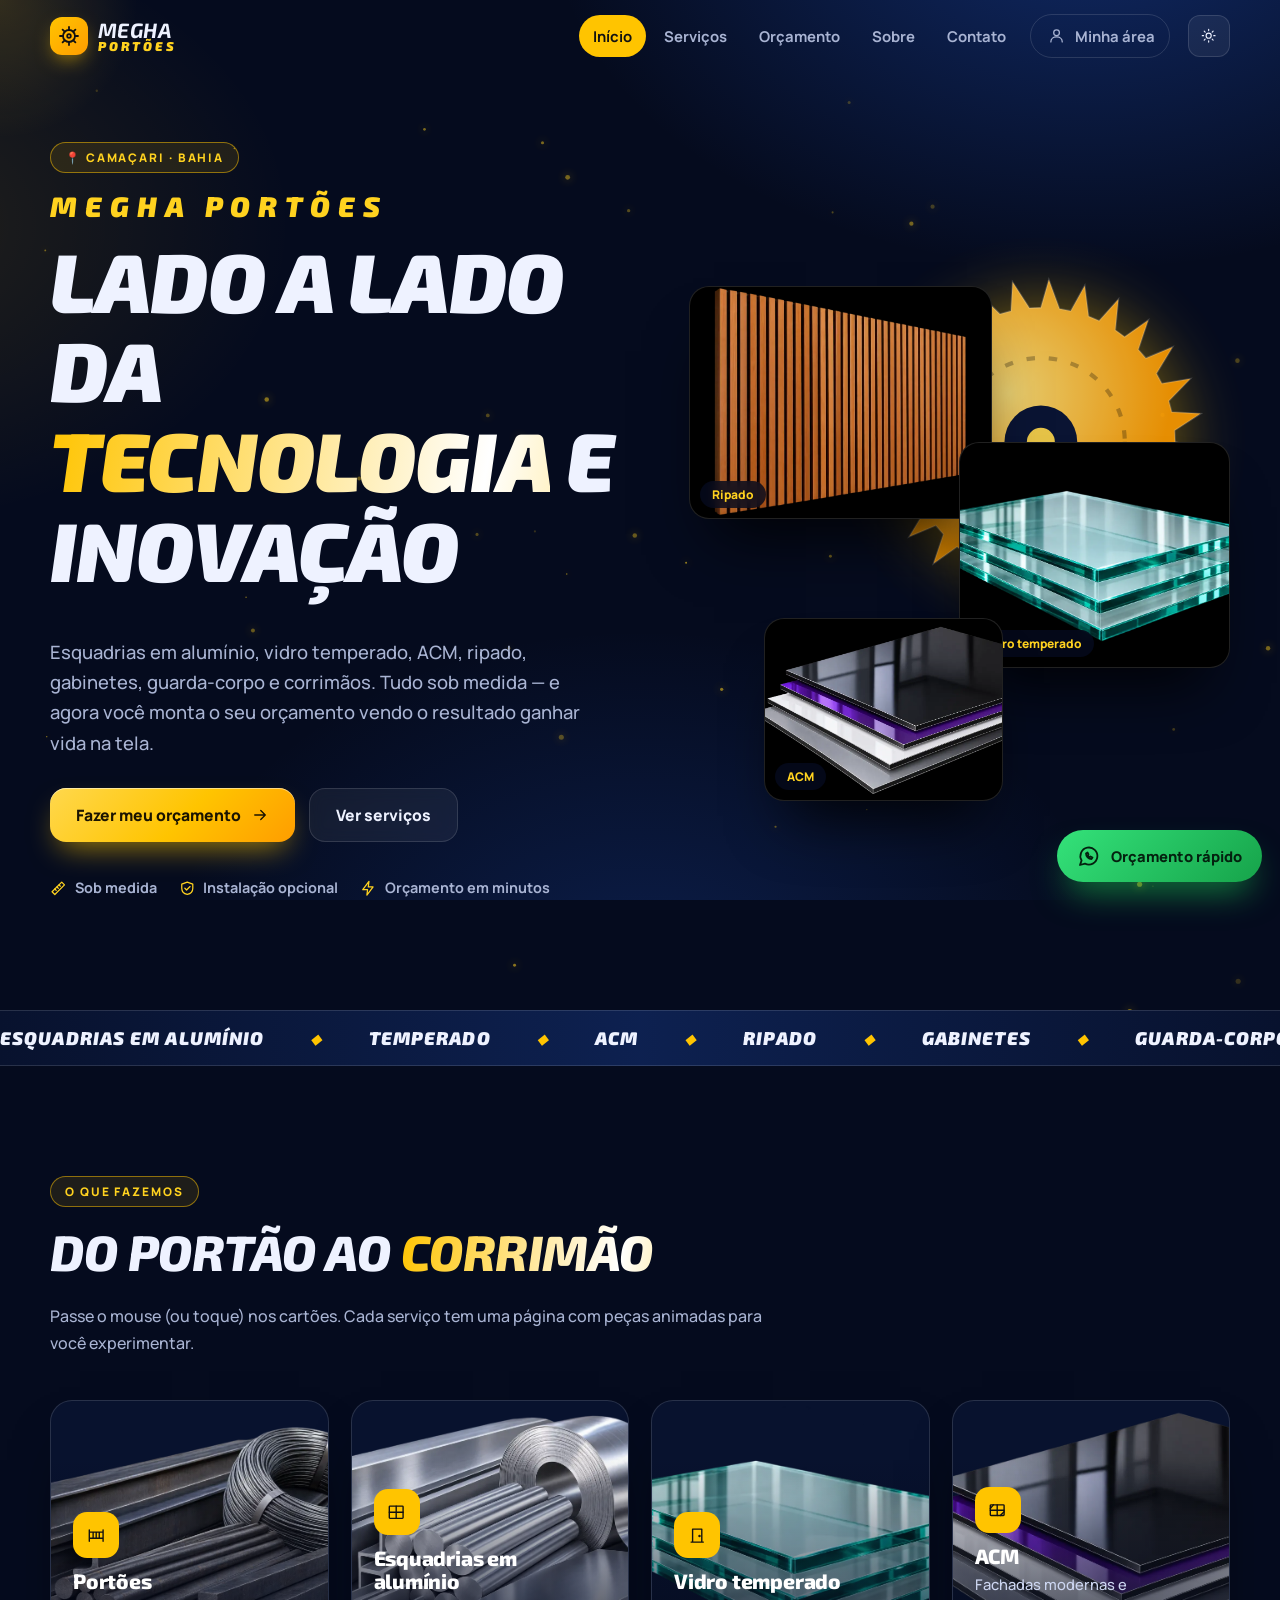
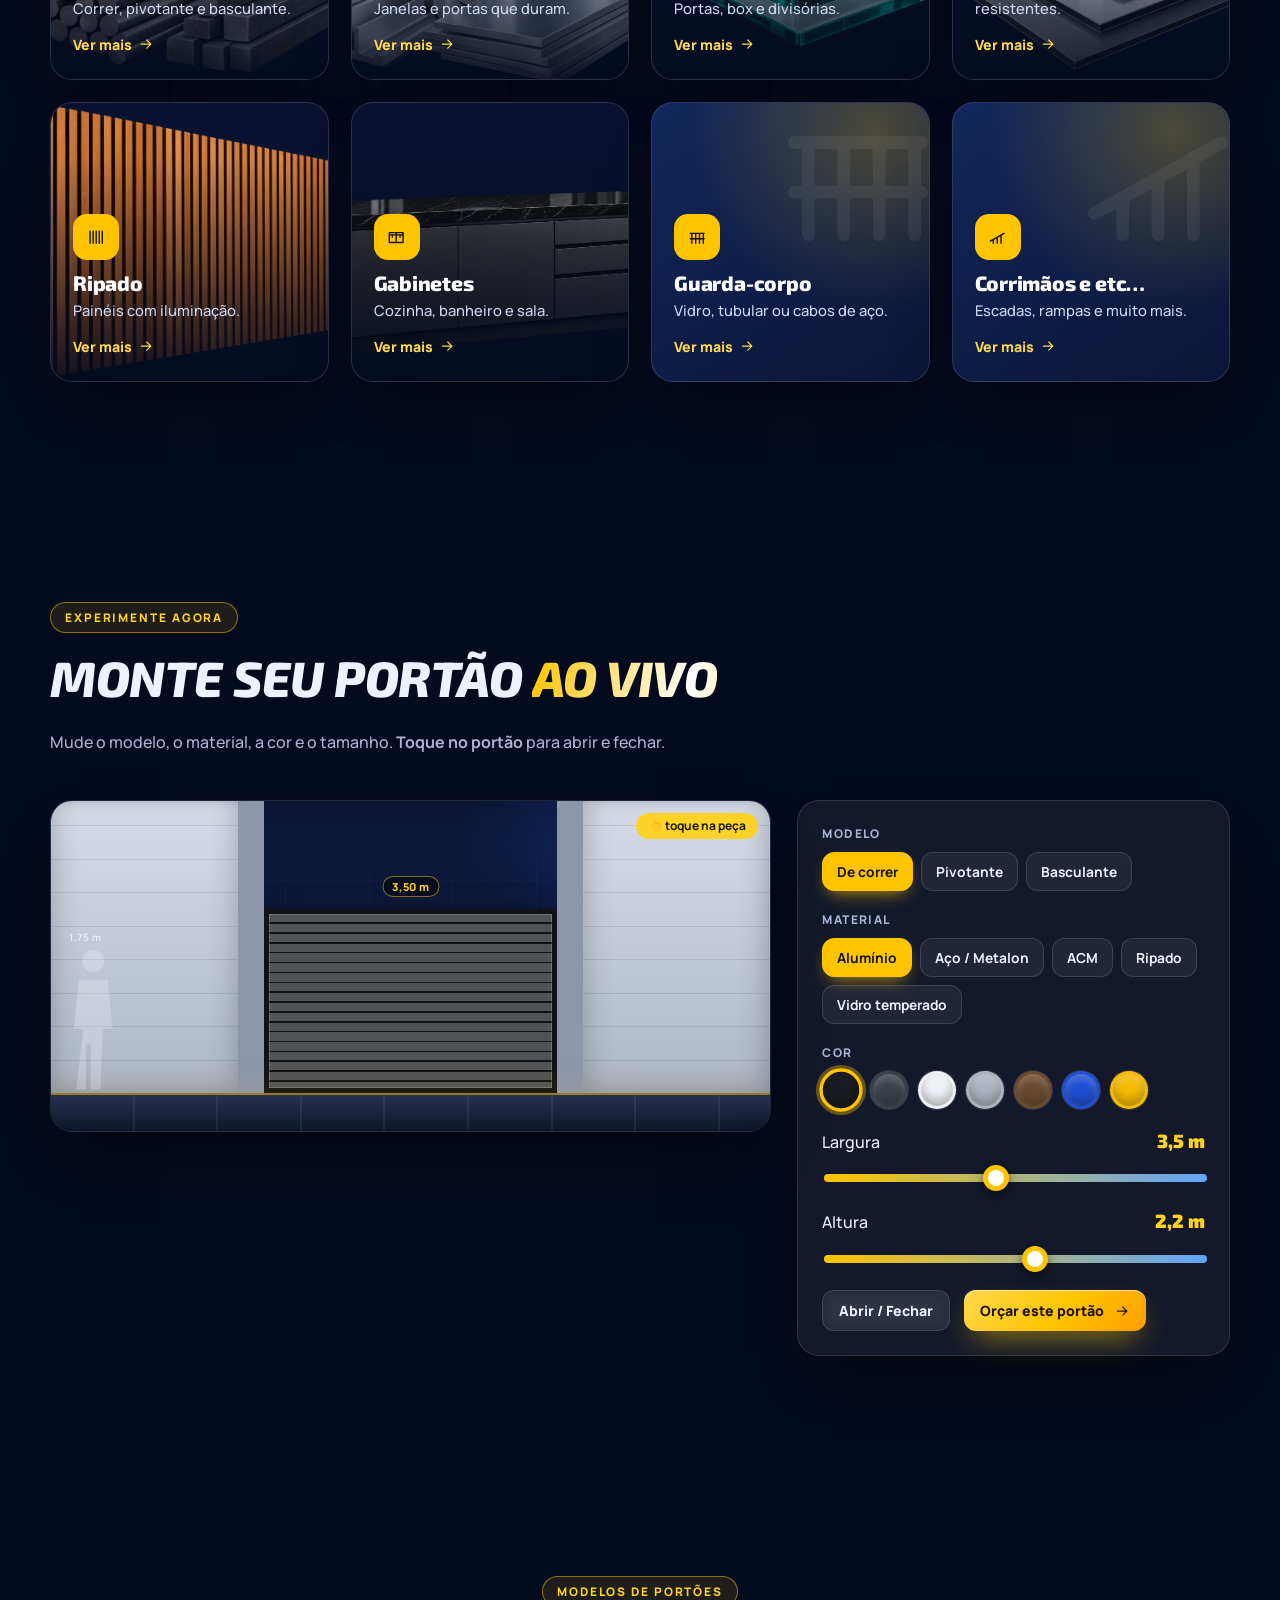
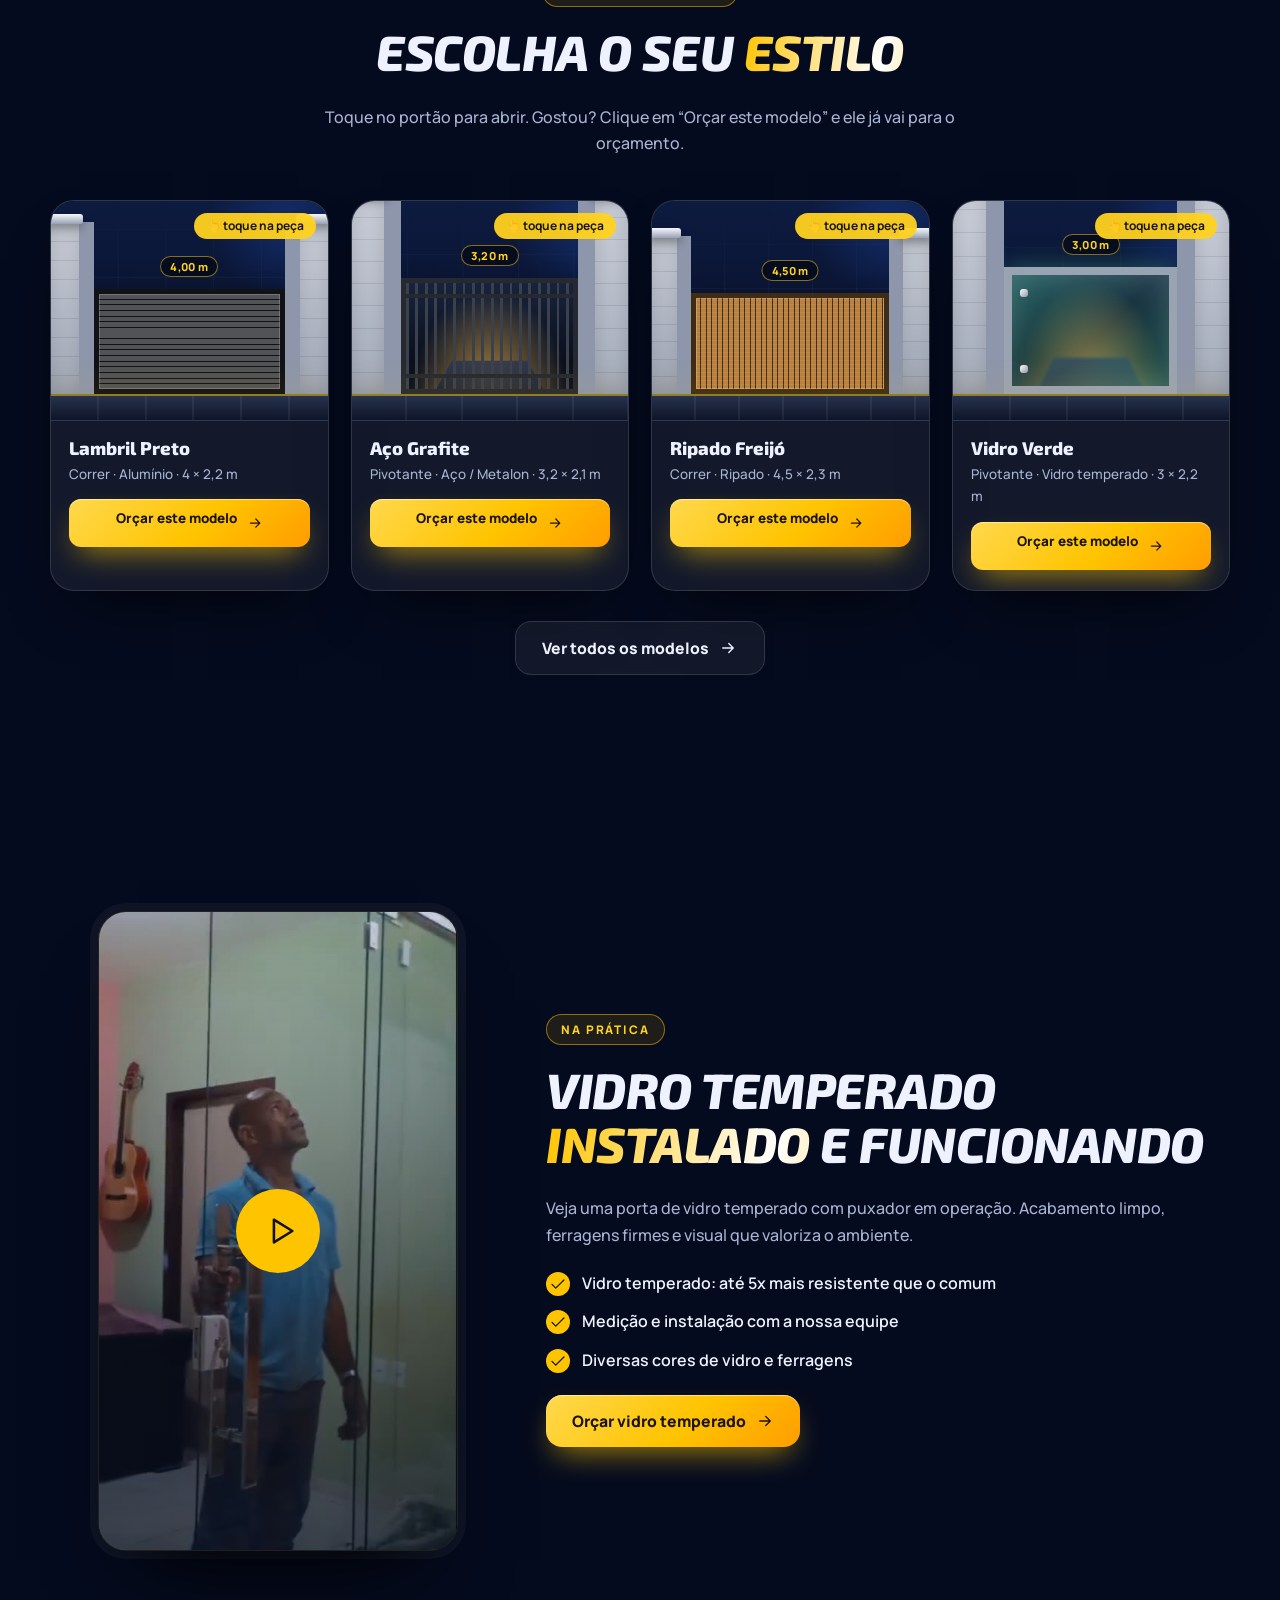
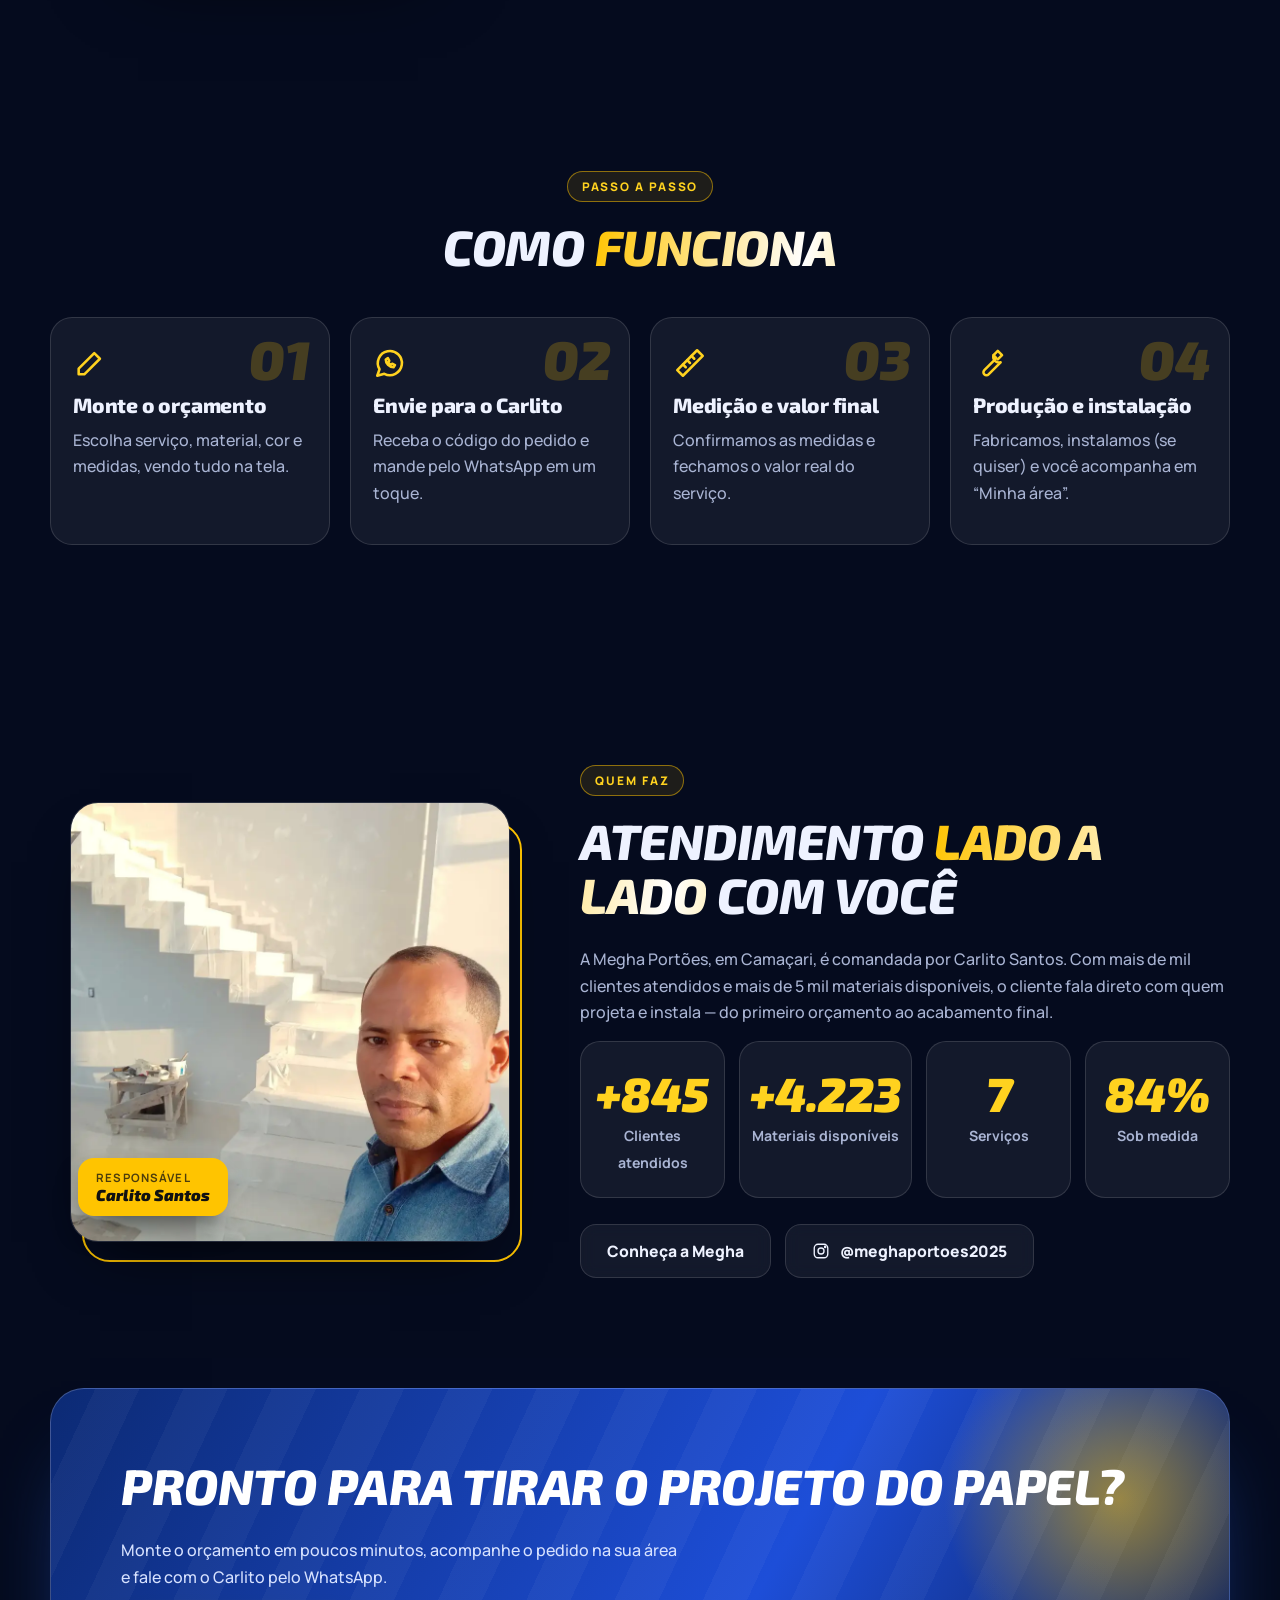
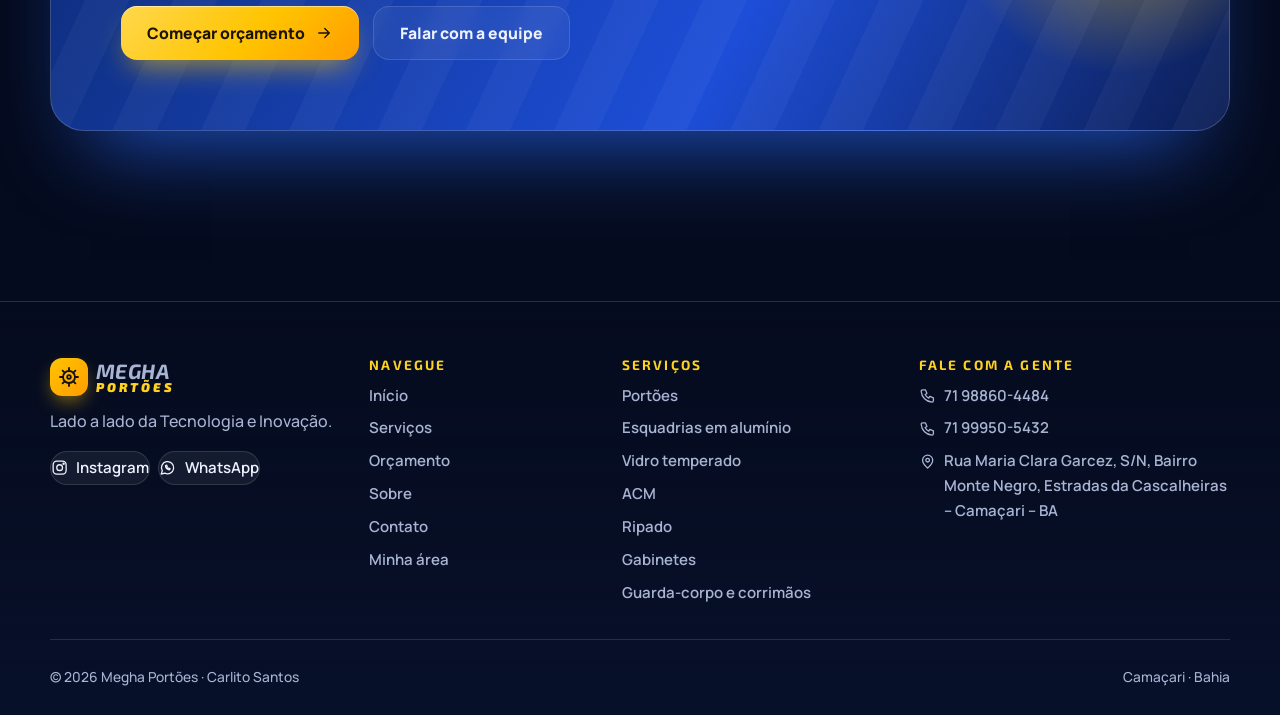
<file: index.html>
<!doctype html>
<html lang="pt-BR">
<head>
<meta charset="utf-8">
<meta name="viewport" content="width=device-width, initial-scale=1">
<title>Megha Portões — Portões, esquadrias, vidro temperado e ACM em Camaçari-BA</title>
<meta name="description" content="Megha Portões: esquadrias em alumínio, vidro temperado, ACM, ripado, gabinetes, guarda-corpo e corrimãos em Camaçari-BA. Monte seu orçamento online com pré-visualização animada.">
<meta name="theme-color" content="#050b1e">
<meta property="og:title" content="Megha Portões — Lado a lado da Tecnologia e Inovação">
<meta property="og:description" content="Monte seu orçamento online e veja seu portão ganhar forma na tela.">
<meta property="og:image" content="banner.webp">
<link rel="icon" href="favicon.png">
<link rel="apple-touch-icon" href="icon-192.png">
<link rel="preconnect" href="https://fonts.googleapis.com"><link rel="preconnect" href="https://fonts.gstatic.com" crossorigin>
<link href="https://fonts.googleapis.com/css2?family=Exo+2:ital,wght@0,700;0,800;1,700;1,800;1,900&family=Manrope:wght@500;600;700;800&display=swap" rel="stylesheet">
<link rel="stylesheet" href="style.css">
<link rel="stylesheet" href="pieces.css">
</head>
<body>
<header id="site-header"></header>

<main>
<!-- HERO -->
<section class="hero" data-parallax>
  <canvas id="sparks" aria-hidden="true"></canvas>
  <div class="wrap hero-grid">
    <div class="reveal">
      <span class="eyebrow">📍 Camaçari · Bahia</span>
      <h1><small>Megha Portões</small>Lado a lado da <span class="grad">tecnologia</span> e inovação</h1>
      <p class="lead">Esquadrias em alumínio, vidro temperado, ACM, ripado, gabinetes, guarda-corpo e corrimãos. Tudo sob medida — e agora você monta o seu orçamento vendo o resultado ganhar vida na tela.</p>
      <div class="cta-row">
        <a class="btn" href="orcamento.html"><span>Fazer meu orçamento</span><svg class="ic"><use href="#i-arrow"/></svg></a>
        <a class="btn ghost" href="servicos.html"><span>Ver serviços</span></a>
      </div>
      <div class="trust">
        <span><svg class="ic"><use href="#i-ruler"/></svg> Sob medida</span>
        <span><svg class="ic"><use href="#i-shield"/></svg> Instalação opcional</span>
        <span><svg class="ic"><use href="#i-bolt"/></svg> Orçamento em minutos</span>
      </div>
    </div>
    <div class="hero-art reveal" style="--d:.15s">
      <div class="saw-big" data-depth="-0.4"><svg viewBox="0 0 120 120"><path data-saw="60 60 58 48 28" fill="url(#sawg)" stroke="#fff3" stroke-width=".6"/><defs><radialGradient id="sawg" cx=".4" cy=".35"><stop offset="0" stop-color="#ffe27a"/><stop offset="1" stop-color="#ff9d00"/></radialGradient></defs><circle cx="60" cy="60" r="30" fill="none" stroke="#0004" stroke-width="1.5" stroke-dasharray="3 5"/><circle cx="60" cy="60" r="13" fill="#0b1636"/><circle cx="60" cy="60" r="5" fill="#ffd84d"/></svg></div>
      <div class="float-card fc1" data-tilt="8" data-depth="0.8"><img src="ripado.webp" alt="Painel ripado de madeira" loading="eager"><span>Ripado</span></div>
      <div class="float-card fc2" data-tilt="8" data-depth="1.2"><img src="vidro.webp" alt="Vidro temperado" loading="eager"><span>Vidro temperado</span></div>
      <div class="float-card fc3" data-tilt="8" data-depth="0.6"><img src="acm.webp" alt="Painéis de ACM" loading="eager"><span>ACM</span></div>
    </div>
  </div>
</section>

<div class="marquee" aria-hidden="true"><div class="marquee-track">
  <span>Esquadrias em alumínio</span><span>Temperado</span><span>ACM</span><span>Ripado</span><span>Gabinetes</span><span>Guarda-corpo</span><span>Corrimãos</span><span>Portões</span>
  <span>Esquadrias em alumínio</span><span>Temperado</span><span>ACM</span><span>Ripado</span><span>Gabinetes</span><span>Guarda-corpo</span><span>Corrimãos</span><span>Portões</span>
</div></div>

<!-- SERVIÇOS -->
<section>
  <div class="wrap">
    <div class="section-head reveal"><span class="eyebrow">O que fazemos</span><h2>Do portão ao <span class="grad">corrimão</span></h2><p class="muted">Passe o mouse (ou toque) nos cartões. Cada serviço tem uma página com peças animadas para você experimentar.</p></div>
    <div class="grid g4">
      <a class="tile-svc reveal" data-tilt="8" href="servicos.html#portoes"><img src="aco.webp" alt="" loading="lazy"><div class="tx"><div class="ico"><svg class="ic"><use href="#i-gate"/></svg></div><h3>Portões</h3><p>Correr, pivotante e basculante.</p><span class="go">Ver mais <svg class="ic"><use href="#i-arrow"/></svg></span></div></a>
      <a class="tile-svc reveal" style="--d:.06s" data-tilt="8" href="servicos.html#esquadrias"><img src="aluminio.webp" alt="" loading="lazy"><div class="tx"><div class="ico"><svg class="ic"><use href="#i-window"/></svg></div><h3>Esquadrias em alumínio</h3><p>Janelas e portas que duram.</p><span class="go">Ver mais <svg class="ic"><use href="#i-arrow"/></svg></span></div></a>
      <a class="tile-svc reveal" style="--d:.12s" data-tilt="8" href="servicos.html#temperado"><img src="vidro.webp" alt="" loading="lazy"><div class="tx"><div class="ico"><svg class="ic"><use href="#i-door"/></svg></div><h3>Vidro temperado</h3><p>Portas, box e divisórias.</p><span class="go">Ver mais <svg class="ic"><use href="#i-arrow"/></svg></span></div></a>
      <a class="tile-svc reveal" style="--d:.18s" data-tilt="8" href="servicos.html#acm"><img src="acm.webp" alt="" loading="lazy"><div class="tx"><div class="ico"><svg class="ic"><use href="#i-panel"/></svg></div><h3>ACM</h3><p>Fachadas modernas e resistentes.</p><span class="go">Ver mais <svg class="ic"><use href="#i-arrow"/></svg></span></div></a>
      <a class="tile-svc reveal" data-tilt="8" href="servicos.html#ripado"><img src="ripado.webp" alt="" loading="lazy"><div class="tx"><div class="ico"><svg class="ic"><use href="#i-slats"/></svg></div><h3>Ripado</h3><p>Painéis com iluminação.</p><span class="go">Ver mais <svg class="ic"><use href="#i-arrow"/></svg></span></div></a>
      <a class="tile-svc reveal" style="--d:.06s" data-tilt="8" href="servicos.html#gabinetes"><img src="gabinete.webp" alt="" loading="lazy"><div class="tx"><div class="ico"><svg class="ic"><use href="#i-cabinet"/></svg></div><h3>Gabinetes</h3><p>Cozinha, banheiro e sala.</p><span class="go">Ver mais <svg class="ic"><use href="#i-arrow"/></svg></span></div></a>
      <a class="tile-svc noimg reveal" style="--d:.12s" data-tilt="8" href="servicos.html#guardacorpo"><svg class="bigic"><use href="#i-rail"/></svg><div class="tx"><div class="ico"><svg class="ic"><use href="#i-rail"/></svg></div><h3>Guarda-corpo</h3><p>Vidro, tubular ou cabos de aço.</p><span class="go">Ver mais <svg class="ic"><use href="#i-arrow"/></svg></span></div></a>
      <a class="tile-svc noimg reveal" style="--d:.18s" data-tilt="8" href="servicos.html#corrimao"><svg class="bigic"><use href="#i-handrail"/></svg><div class="tx"><div class="ico"><svg class="ic"><use href="#i-handrail"/></svg></div><h3>Corrimãos e etc…</h3><p>Escadas, rampas e muito mais.</p><span class="go">Ver mais <svg class="ic"><use href="#i-arrow"/></svg></span></div></a>
    </div>
  </div>
</section>

<!-- DEMO DO PORTÃO -->
<section id="demo">
  <div class="wrap" id="gateDemo">
    <div class="section-head reveal"><span class="eyebrow">Experimente agora</span><h2>Monte seu portão <span class="grad">ao vivo</span></h2><p class="muted">Mude o modelo, o material, a cor e o tamanho. <b>Toque no portão</b> para abrir e fechar.</p></div>
    <div class="demo-grid">
      <div class="reveal"><div id="gateDemoStage" style="height:330px"></div></div>
      <div class="card reveal" style="--d:.1s">
        <div class="ctrl-group"><label>Modelo</label><div class="segs" id="demoTipo"></div></div>
        <div class="ctrl-group"><label>Material</label><div class="segs" id="demoMat"></div></div>
        <div class="ctrl-group"><label>Cor</label><div class="swatches" id="demoColors"></div></div>
        <div class="ctrl-group"><div class="range-row"><label style="margin:0">Largura</label><b id="demoWv">3,5 m</b></div><input id="demoW" type="range" min="1.5" max="6" step=".1" value="3.5" aria-label="Largura do portão"></div>
        <div class="ctrl-group"><div class="range-row"><label style="margin:0">Altura</label><b id="demoHv">2,2 m</b></div><input id="demoH" type="range" min="1.2" max="3" step=".1" value="2.2" aria-label="Altura do portão"></div>
        <div class="cta-row"><button class="btn ghost sm" id="demoOpen" type="button"><span>Abrir / Fechar</span></button><a class="btn sm" href="orcamento.html"><span>Orçar este portão</span><svg class="ic"><use href="#i-arrow"/></svg></a></div>
      </div>
    </div>
  </div>
</section>

<!-- MODELOS -->
<section>
  <div class="wrap">
    <div class="section-head center reveal"><span class="eyebrow">Modelos de portões</span><h2>Escolha o seu <span class="grad">estilo</span></h2><p class="muted">Toque no portão para abrir. Gostou? Clique em “Orçar este modelo” e ele já vai para o orçamento.</p></div>
    <div class="grid g4"><article class="model-card reveal" style="--d:0.0s"><div class="model-stage" data-piece-mini='{"key": "portao", "tipo": "correr", "material": "aluminio", "cor": "#1a1c21", "w": 4, "h": 2.2}'></div><div class="model-info"><b>Lambril Preto</b><span class="muted">Correr · Alumínio · 4 × 2,2 m</span><a class="btn sm" href="orcamento.html?s=portao&tipo=correr&m=aluminio&c=1a1c21&w=4&h=2.2"><span>Orçar este modelo</span><svg class="ic"><use href="#i-arrow"/></svg></a></div></article><article class="model-card reveal" style="--d:0.07s"><div class="model-stage" data-piece-mini='{"key": "portao", "tipo": "pivotante", "material": "aco", "cor": "#3b414b", "w": 3.2, "h": 2.1}'></div><div class="model-info"><b>Aço Grafite</b><span class="muted">Pivotante · Aço / Metalon · 3,2 × 2,1 m</span><a class="btn sm" href="orcamento.html?s=portao&tipo=pivotante&m=aco&c=3b414b&w=3.2&h=2.1"><span>Orçar este modelo</span><svg class="ic"><use href="#i-arrow"/></svg></a></div></article><article class="model-card reveal" style="--d:0.14s"><div class="model-stage" data-piece-mini='{"key": "portao", "tipo": "correr", "material": "ripado", "cor": "#b9803f", "w": 4.5, "h": 2.3}'></div><div class="model-info"><b>Ripado Freijó</b><span class="muted">Correr · Ripado · 4,5 × 2,3 m</span><a class="btn sm" href="orcamento.html?s=portao&tipo=correr&m=ripado&c=b9803f&w=4.5&h=2.3"><span>Orçar este modelo</span><svg class="ic"><use href="#i-arrow"/></svg></a></div></article><article class="model-card reveal" style="--d:0.21000000000000002s"><div class="model-stage" data-piece-mini='{"key": "portao", "tipo": "pivotante", "material": "vidro", "cor": "#3fb89a", "w": 3, "h": 2.2}'></div><div class="model-info"><b>Vidro Verde</b><span class="muted">Pivotante · Vidro temperado · 3 × 2,2 m</span><a class="btn sm" href="orcamento.html?s=portao&tipo=pivotante&m=vidro&c=3fb89a&w=3&h=2.2"><span>Orçar este modelo</span><svg class="ic"><use href="#i-arrow"/></svg></a></div></article></div>
    <p style="text-align:center;margin-top:30px"><a class="btn ghost" href="servicos.html#modelos"><span>Ver todos os modelos</span><svg class="ic"><use href="#i-arrow"/></svg></a></p>
  </div>
</section>

<!-- VÍDEO -->
<section>
  <div class="wrap video-wrap">
    <div class="video-card reveal">
      <video preload="metadata" playsinline poster="poster.jpg"><source src="instalacao.mp4" type="video/mp4"></video>
      <button class="play" type="button" aria-label="Reproduzir vídeo"><span><svg class="ic"><use href="#i-play"/></svg></span></button>
    </div>
    <div class="reveal" style="--d:.12s">
      <span class="eyebrow">Na prática</span>
      <h2>Vidro temperado <span class="grad">instalado</span> e funcionando</h2>
      <p class="muted">Veja uma porta de vidro temperado com puxador em operação. Acabamento limpo, ferragens firmes e visual que valoriza o ambiente.</p>
      <ul class="checks">
        <li><svg class="ic"><use href="#i-check"/></svg> Vidro temperado: até 5x mais resistente que o comum</li>
        <li><svg class="ic"><use href="#i-check"/></svg> Medição e instalação com a nossa equipe</li>
        <li><svg class="ic"><use href="#i-check"/></svg> Diversas cores de vidro e ferragens</li>
      </ul>
      <a class="btn" href="orcamento.html"><span>Orçar vidro temperado</span><svg class="ic"><use href="#i-arrow"/></svg></a>
    </div>
  </div>
</section>

<!-- COMO FUNCIONA -->
<section>
  <div class="wrap">
    <div class="section-head center reveal"><span class="eyebrow">Passo a passo</span><h2>Como <span class="grad">funciona</span></h2></div>
    <div class="steps">
      <div class="step reveal"><svg class="ic"><use href="#i-edit"/></svg><h3>Monte o orçamento</h3><p class="muted">Escolha serviço, material, cor e medidas, vendo tudo na tela.</p></div>
      <div class="step reveal" style="--d:.08s"><svg class="ic"><use href="#i-whatsapp"/></svg><h3>Envie para o Carlito</h3><p class="muted">Receba o código do pedido e mande pelo WhatsApp em um toque.</p></div>
      <div class="step reveal" style="--d:.16s"><svg class="ic"><use href="#i-ruler"/></svg><h3>Medição e valor final</h3><p class="muted">Confirmamos as medidas e fechamos o valor real do serviço.</p></div>
      <div class="step reveal" style="--d:.24s"><svg class="ic"><use href="#i-wrench"/></svg><h3>Produção e instalação</h3><p class="muted">Fabricamos, instalamos (se quiser) e você acompanha em “Minha área”.</p></div>
    </div>
  </div>
</section>

<!-- QUEM FAZ -->
<section>
  <div class="wrap about-grid">
    <div class="portrait reveal"><img src="carlito.webp" alt="Carlito Santos em uma obra" loading="lazy"><div class="tag"><small>Responsável</small>Carlito Santos</div></div>
    <div class="reveal" style="--d:.1s">
      <span class="eyebrow">Quem faz</span>
      <h2>Atendimento <span class="grad">lado a lado</span> com você</h2>
      <p class="muted">A Megha Portões, em Camaçari, é comandada por Carlito Santos. Com mais de mil clientes atendidos e mais de 5 mil materiais disponíveis, o cliente fala direto com quem projeta e instala — do primeiro orçamento ao acabamento final.</p>
      <div class="stats">
        <div class="stat"><b data-count="1000" data-prefix="+">0</b><span>Clientes atendidos</span></div>
        <div class="stat"><b data-count="5000" data-prefix="+">0</b><span>Materiais disponíveis</span></div>
        <div class="stat"><b data-count="8">0</b><span>Serviços</span></div>
        <div class="stat"><b data-count="100" data-suffix="%">0</b><span>Sob medida</span></div>
      </div>
      <div class="cta-row" style="margin-top:26px"><a class="btn ghost" href="sobre.html"><span>Conheça a Megha</span></a><a class="btn ghost" href="https://www.instagram.com/meghaportoes2025/" target="_blank" rel="noopener"><svg class="ic"><use href="#i-instagram"/></svg><span>@meghaportoes2025</span></a></div>
    </div>
  </div>
</section>

<section style="padding-top:0">
  <div class="wrap">
    <div class="cta-band reveal">
      <h2>Pronto para tirar o projeto do papel?</h2>
      <p>Monte o orçamento em poucos minutos, acompanhe o pedido na sua área e fale com o Carlito pelo WhatsApp.</p>
      <div class="cta-row"><a class="btn" href="orcamento.html"><span>Começar orçamento</span><svg class="ic"><use href="#i-arrow"/></svg></a><a class="btn ghost" href="contato.html"><span>Falar com a equipe</span></a></div>
    </div>
  </div>
</section>
</main>

<footer id="site-footer"></footer>
<script src="config.js"></script>
<script src="pieces.js"></script>
<script src="main.js"></script>
</body>
</html>
</file>
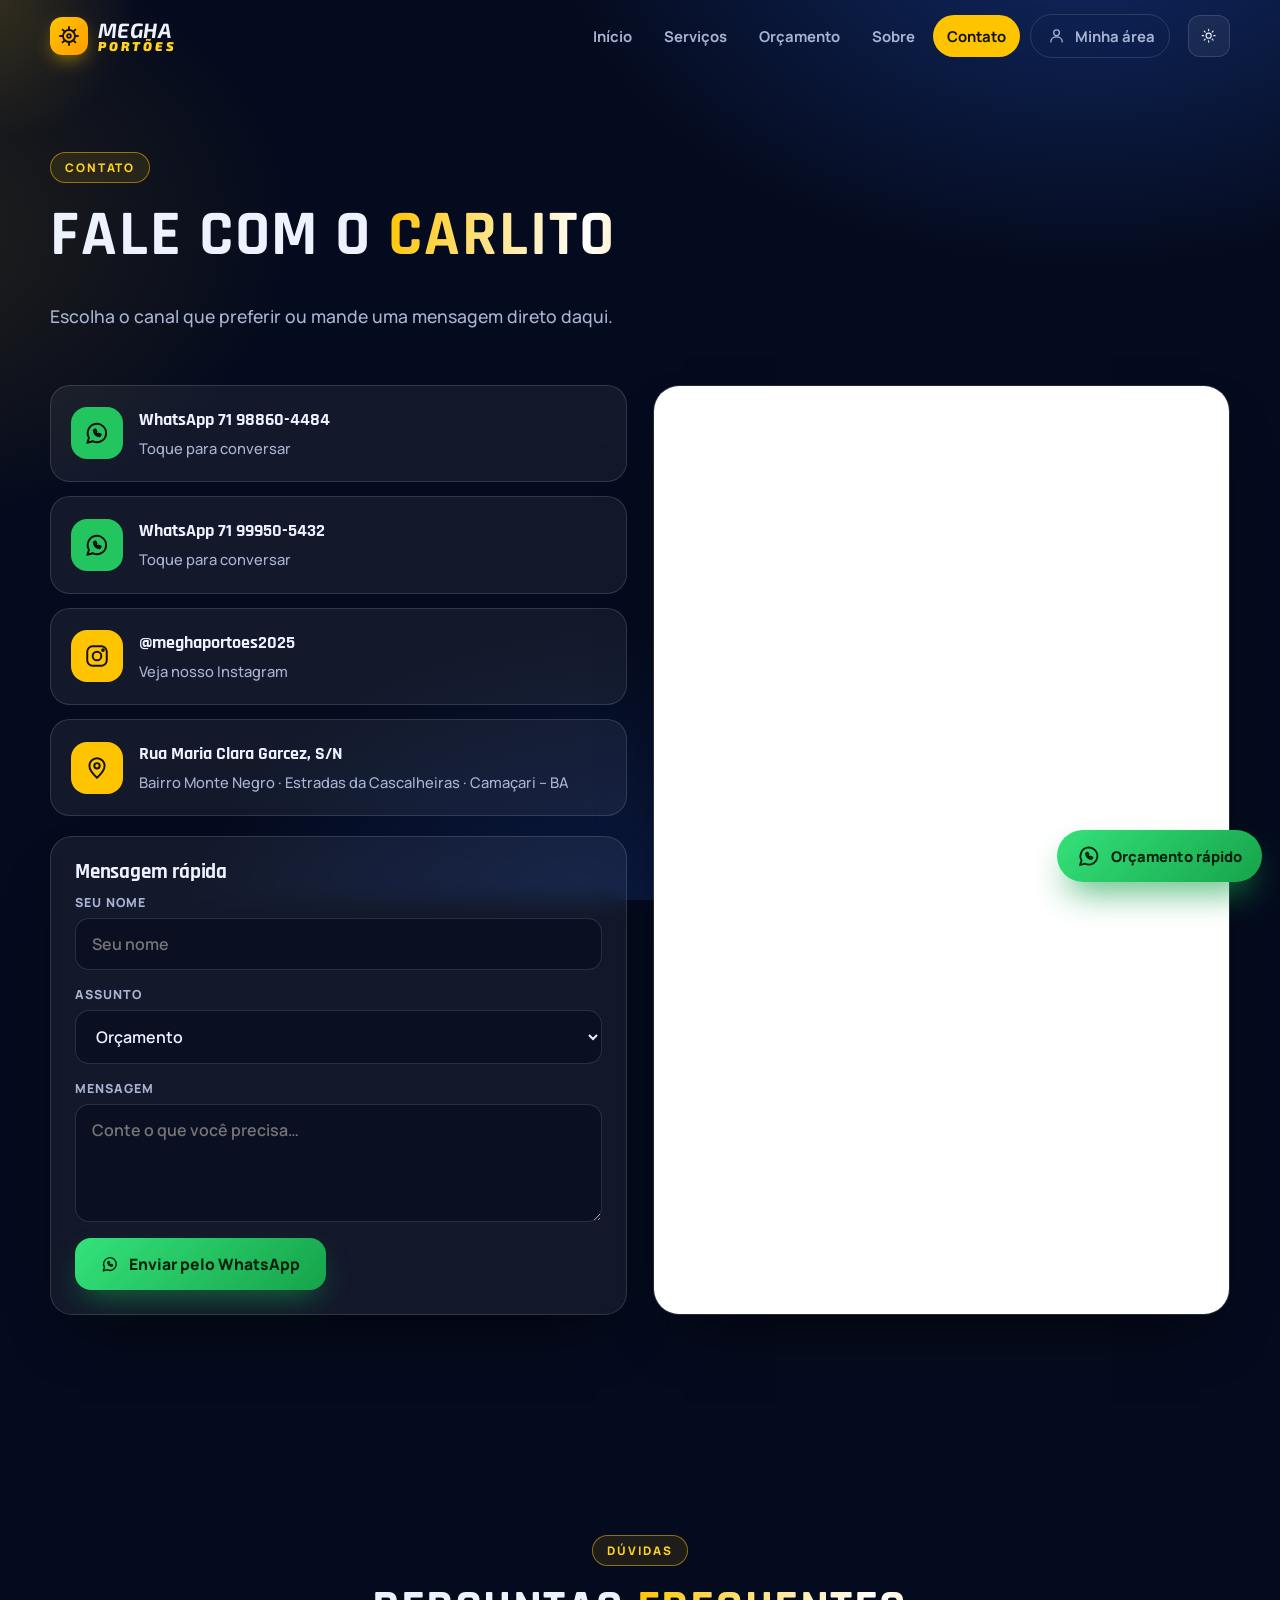
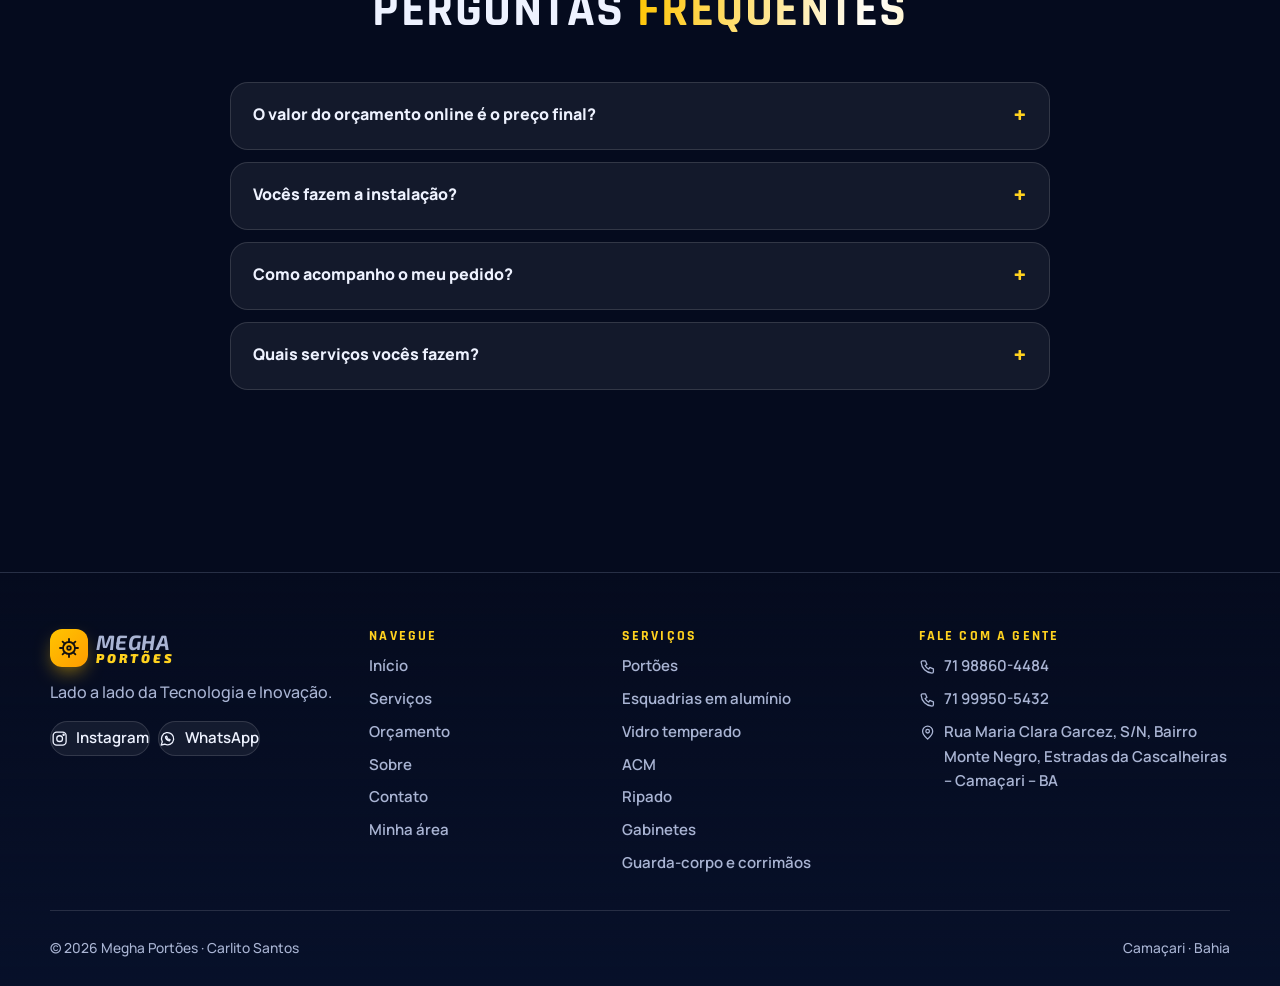
<file: contato.html>
<!doctype html>
<html lang="pt-BR">
<head>
<meta charset="utf-8">
<meta name="viewport" content="width=device-width, initial-scale=1">
<title>Contato — Megha Portões</title>
<meta name="description" content="Fale com a Megha Portões em Camaçari-BA: WhatsApp, Instagram e endereço.">
<meta name="theme-color" content="#050b1e">
<meta property="og:title" content="Megha Portões — Lado a lado da Tecnologia e Inovação">
<meta property="og:description" content="Monte seu orçamento online e veja seu portão ganhar forma na tela.">
<meta property="og:image" content="banner.webp">
<link rel="icon" href="favicon.png">
<link rel="apple-touch-icon" href="icon-192.png">
<link rel="preconnect" href="https://fonts.googleapis.com"><link rel="preconnect" href="https://fonts.gstatic.com" crossorigin>
<link href="https://fonts.googleapis.com/css2?family=Exo+2:ital,wght@0,700;0,800;1,700;1,800;1,900&family=Manrope:wght@500;600;700;800&display=swap" rel="stylesheet">
<link href="https://fonts.googleapis.com/css2?family=Rajdhani:wght@600;700&display=swap" rel="stylesheet">
<link rel="stylesheet" href="style.css">
<link rel="stylesheet" href="pieces.css">
</head>
<body class="f-raj">
<header id="site-header"></header>
<main>
<section class="page-hero"><div class="wrap"><span class="eyebrow">Contato</span><h1>Fale com o <span class="grad">Carlito</span></h1><p>Escolha o canal que preferir ou mande uma mensagem direto daqui.</p></div></section>
<section style="padding-top:26px"><div class="wrap contact-grid">
  <div>
    <a class="contact-card wa" href="https://wa.me/5571988604484?text=Ol%C3%A1!%20Vim%20pelo%20site%20da%20Megha%20Port%C3%B5es." target="_blank" rel="noopener"><svg class="ic"><use href="#i-whatsapp"/></svg><div><b>WhatsApp 71 98860-4484</b><span>Toque para conversar</span></div></a><a class="contact-card wa" href="https://wa.me/5571999505432?text=Ol%C3%A1!%20Vim%20pelo%20site%20da%20Megha%20Port%C3%B5es." target="_blank" rel="noopener"><svg class="ic"><use href="#i-whatsapp"/></svg><div><b>WhatsApp 71 99950-5432</b><span>Toque para conversar</span></div></a>
    <a class="contact-card" href="https://www.instagram.com/meghaportoes2025/" target="_blank" rel="noopener"><svg class="ic"><use href="#i-instagram"/></svg><div><b>@meghaportoes2025</b><span>Veja nosso Instagram</span></div></a>
    <a class="contact-card" href="https://www.google.com/maps/search/?api=1&query=Rua+Maria+Clara+Garcez+Monte+Negro+Cama%C3%A7ari+BA" target="_blank" rel="noopener"><svg class="ic"><use href="#i-pin"/></svg><div><b>Rua Maria Clara Garcez, S/N</b><span>Bairro Monte Negro · Estradas da Cascalheiras · Camaçari – BA</span></div></a>
    <form class="card" id="msgForm" novalidate style="margin-top:20px"><h3>Mensagem rápida</h3>
      <div class="field"><label for="m-nome">Seu nome</label><input id="m-nome" autocomplete="name" placeholder="Seu nome"></div>
      <div class="field"><label for="m-ass">Assunto</label><select id="m-ass"><option>Orçamento</option><option>Dúvida sobre pedido</option><option>Visita / Medição</option><option>Outro</option></select></div>
      <div class="field"><label for="m-msg">Mensagem</label><textarea id="m-msg" rows="4" placeholder="Conte o que você precisa…"></textarea></div>
      <button class="btn wa" type="submit"><svg class="ic"><use href="#i-whatsapp"/></svg><span>Enviar pelo WhatsApp</span></button></form>
  </div>
  <div class="map"><iframe title="Mapa — Megha Portões" loading="lazy" referrerpolicy="no-referrer-when-downgrade" src="https://maps.google.com/maps?q=Rua+Maria+Clara+Garcez+Monte+Negro+Cama%C3%A7ari+BA&output=embed"></iframe></div>
</div></section>
<section><div class="wrap" style="max-width:820px"><div class="section-head center reveal"><span class="eyebrow">Dúvidas</span><h2>Perguntas <span class="grad">frequentes</span></h2></div>
<details class="reveal"><summary>O valor do orçamento online é o preço final?</summary><p>Não. É uma estimativa de referência. O valor final é confirmado pelo Carlito depois da medição no local.</p></details>
<details class="reveal"><summary>Vocês fazem a instalação?</summary><p>Sim. No orçamento você escolhe se quer instalação pela Megha ou não.</p></details>
<details class="reveal"><summary>Como acompanho o meu pedido?</summary><p>Em “Minha área” você vê seus pedidos e pode buscar pelo código recebido ao finalizar o orçamento.</p></details>
<details class="reveal"><summary>Quais serviços vocês fazem?</summary><p>Esquadrias em alumínio, vidro temperado, ACM, ripado, gabinetes, guarda-corpo, corrimãos, portões e outros serviços sob medida.</p></details>
</div></section>
</main>
<footer id="site-footer"></footer>
<script src="config.js"></script>
<script src="pieces.js"></script>
<script src="main.js"></script>
<script>
document.getElementById('msgForm').addEventListener('submit',function(e){e.preventDefault();
 var n=document.getElementById('m-nome').value.trim(),a=document.getElementById('m-ass').value,m=document.getElementById('m-msg').value.trim();
 if(!n||!m){MeghaUI.toast('Preencha nome e mensagem');return;}
 window.open(MeghaUI.wa('Olá! Sou '+n+'.\nAssunto: '+a+'\n'+m),'_blank');});
</script>
</body>
</html>
</file>
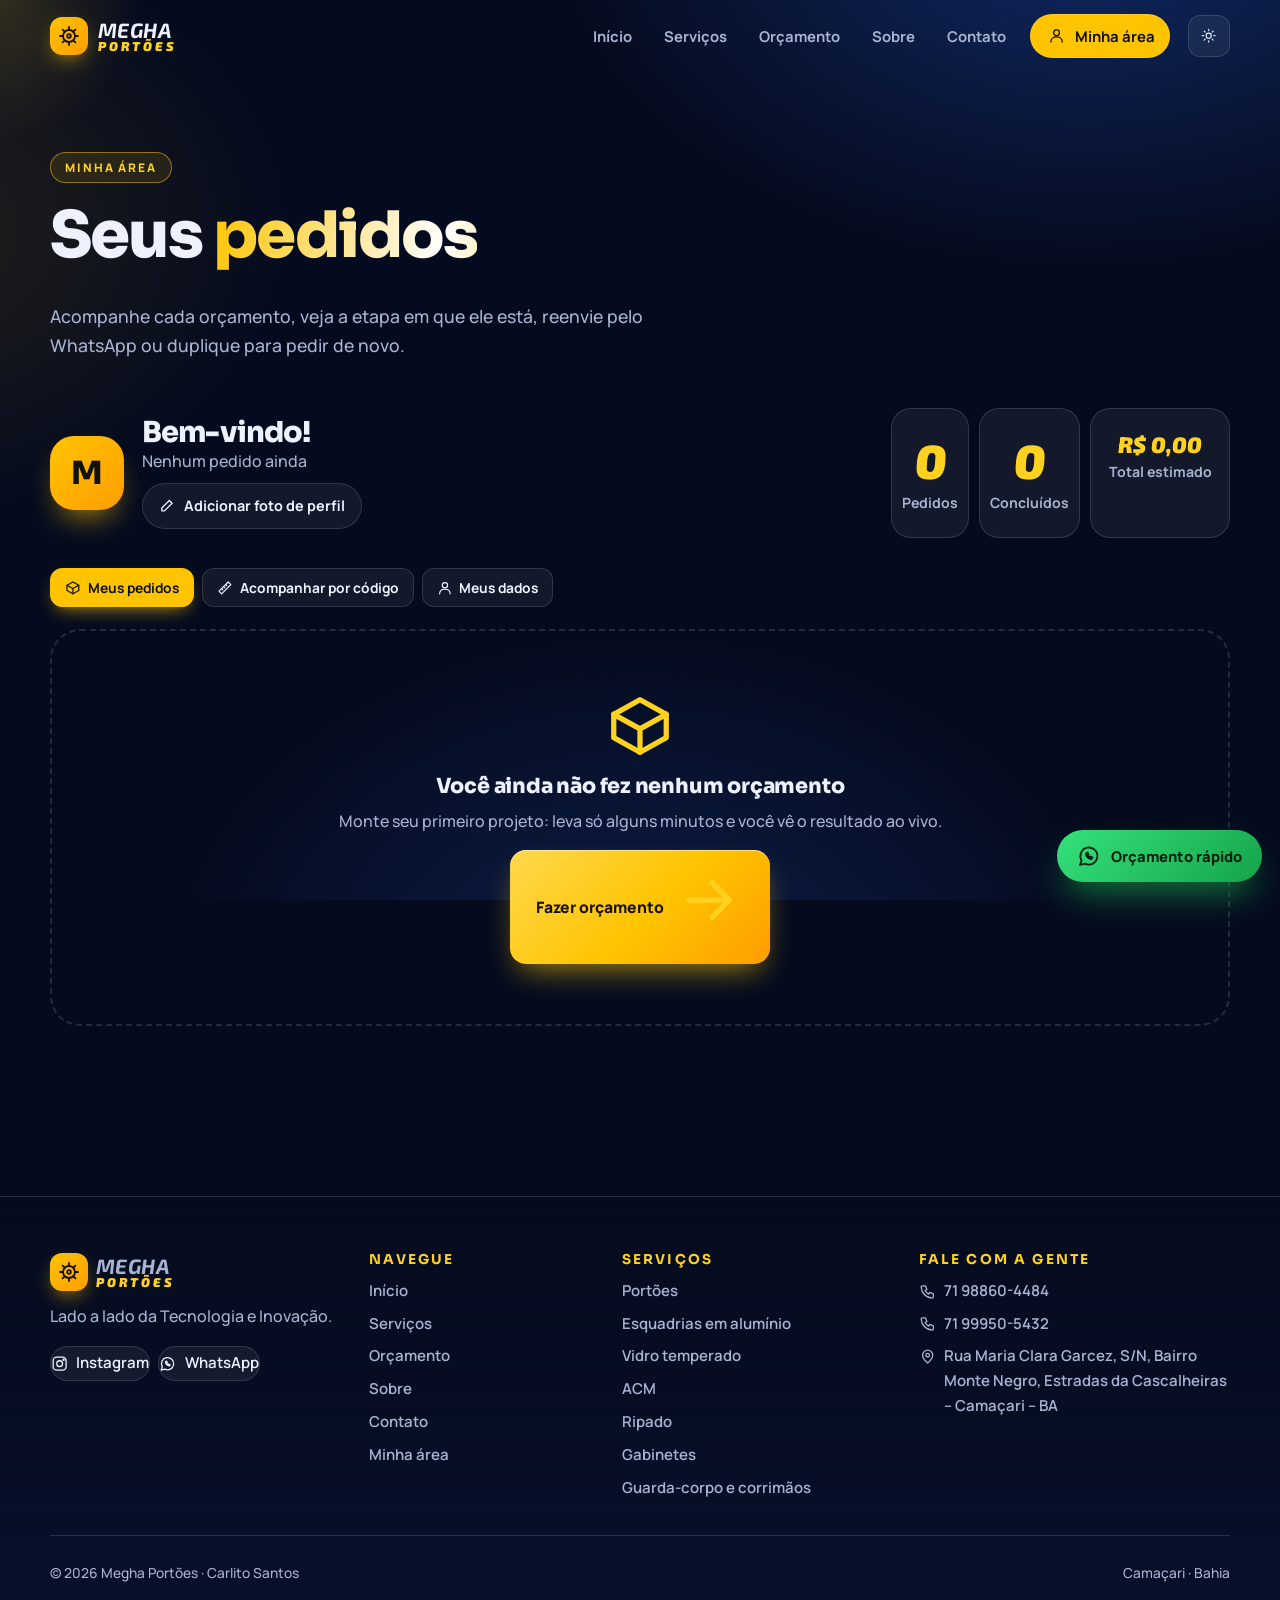
<file: minha-area.html>
<!doctype html>
<html lang="pt-BR">
<head>
<meta charset="utf-8">
<meta name="viewport" content="width=device-width, initial-scale=1">
<title>Minha área — Megha Portões</title>
<meta name="description" content="Acompanhe seus pedidos e orçamentos da Megha Portões.">
<meta name="theme-color" content="#050b1e">
<meta property="og:title" content="Megha Portões — Lado a lado da Tecnologia e Inovação">
<meta property="og:description" content="Monte seu orçamento online e veja seu portão ganhar forma na tela.">
<meta property="og:image" content="banner.webp">
<link rel="icon" href="favicon.png">
<link rel="apple-touch-icon" href="icon-192.png">
<link rel="preconnect" href="https://fonts.googleapis.com"><link rel="preconnect" href="https://fonts.gstatic.com" crossorigin>
<link href="https://fonts.googleapis.com/css2?family=Exo+2:ital,wght@0,700;0,800;1,700;1,800;1,900&family=Manrope:wght@500;600;700;800&display=swap" rel="stylesheet">
<link href="https://fonts.googleapis.com/css2?family=Sora:wght@600;700;800&display=swap" rel="stylesheet">
<link rel="stylesheet" href="style.css">
<link rel="stylesheet" href="pieces.css">
</head>
<body class="f-sora">
<header id="site-header"></header>
<main>
<section class="page-hero"><div class="wrap">
  <span class="eyebrow">Minha área</span>
  <h1>Seus <span class="grad">pedidos</span></h1>
  <p>Acompanhe cada orçamento, veja a etapa em que ele está, reenvie pelo WhatsApp ou duplique para pedir de novo.</p>
</div></section>
<section style="padding-top:20px"><div class="wrap" id="area"></div></section>
</main>
<footer id="site-footer"></footer>
<script src="config.js"></script>
<script src="pieces.js"></script>
<script src="main.js"></script>
<script src="area.js"></script>
</body>
</html>
</file>
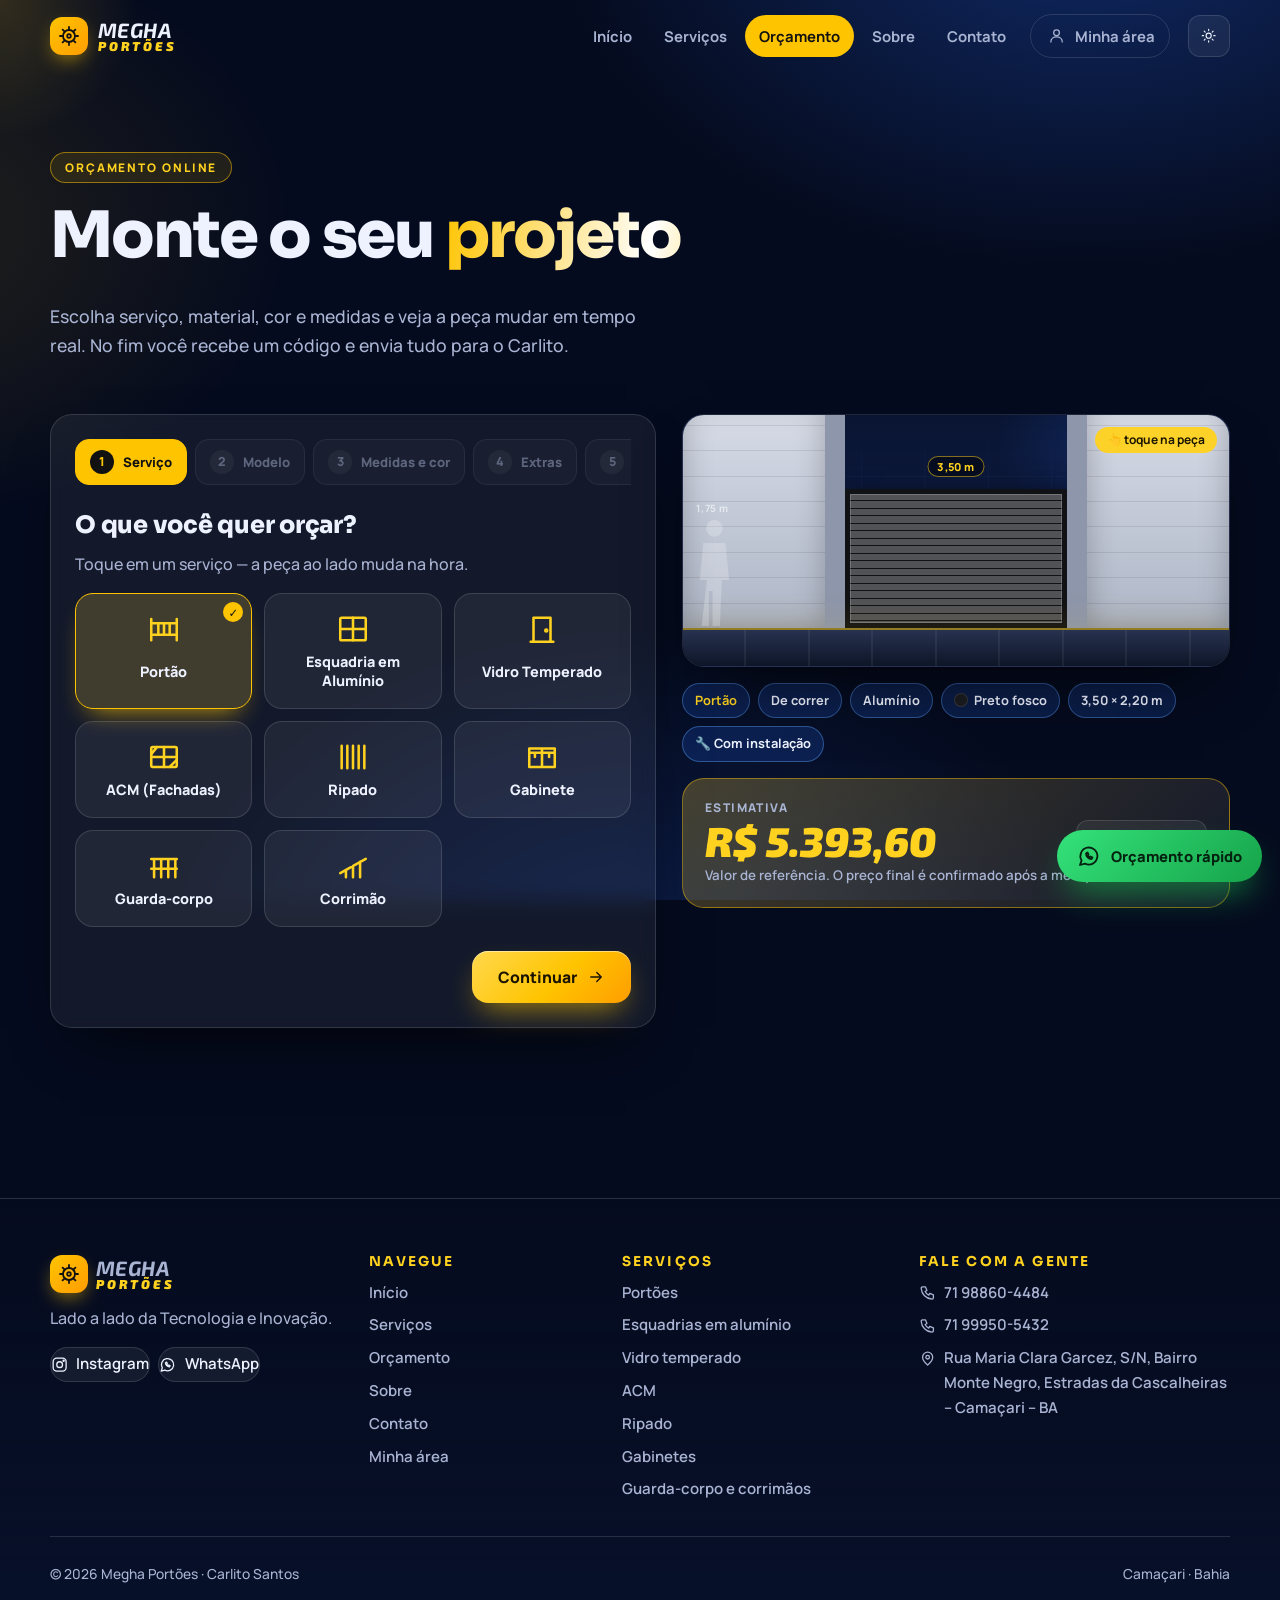
<file: orcamento.html>
<!doctype html>
<html lang="pt-BR">
<head>
<meta charset="utf-8">
<meta name="viewport" content="width=device-width, initial-scale=1">
<title>Orçamento online — Megha Portões</title>
<meta name="description" content="Monte seu orçamento com pré-visualização animada: escolha serviço, material, cor, tamanho e instalação.">
<meta name="theme-color" content="#050b1e">
<meta property="og:title" content="Megha Portões — Lado a lado da Tecnologia e Inovação">
<meta property="og:description" content="Monte seu orçamento online e veja seu portão ganhar forma na tela.">
<meta property="og:image" content="banner.webp">
<link rel="icon" href="favicon.png">
<link rel="apple-touch-icon" href="icon-192.png">
<link rel="preconnect" href="https://fonts.googleapis.com"><link rel="preconnect" href="https://fonts.gstatic.com" crossorigin>
<link href="https://fonts.googleapis.com/css2?family=Exo+2:ital,wght@0,700;0,800;1,700;1,800;1,900&family=Manrope:wght@500;600;700;800&display=swap" rel="stylesheet">
<link href="https://fonts.googleapis.com/css2?family=Sora:wght@600;700;800&display=swap" rel="stylesheet">
<link rel="stylesheet" href="style.css">
<link rel="stylesheet" href="pieces.css">
</head>
<body class="f-sora">
<header id="site-header"></header>
<main>
<section class="page-hero"><div class="wrap">
  <span class="eyebrow">Orçamento online</span>
  <h1>Monte o seu <span class="grad">projeto</span></h1>
  <p>Escolha serviço, material, cor e medidas e veja a peça mudar em tempo real. No fim você recebe um código e envia tudo para o Carlito.</p>
</div></section>

<section style="padding-top:26px"><div class="wrap quote">
  <aside class="quote-side" id="quoteSide">
    <div id="quoteStage"></div>
    <div class="chips-info" id="chips"></div>
    <div class="price-card" id="priceCard">
      <span class="lbl">Estimativa</span>
      <b id="price">R$ 0,00</b>
      <button class="btn ghost sm" id="openBtn" type="button"><span>Abrir / Animar</span></button>
      <small>Valor de referência. O preço final é confirmado após a medição.</small>
    </div>
  </aside>

  <div class="card quote-main">
    <div class="stepper" id="stepper" role="tablist" aria-label="Etapas do orçamento"></div>
    <div id="panels"></div>
  </div>
</div></section>
</main>

<div class="modal" id="doneModal" role="dialog" aria-modal="true" aria-labelledby="doneTitle">
  <div class="modal-box">
    <div class="ok-ring"><svg viewBox="0 0 104 104"><circle cx="52" cy="52" r="48" transform="rotate(-90 52 52)"/><path d="M30 54l15 15 30-33"/></svg></div>
    <h2 id="doneTitle" style="font-size:2rem">Pedido criado! 🎉</h2>
    <p class="muted" id="doneMsg"></p>
    <div class="code" id="doneCode">MP-000000-XXXX</div>
    <p class="muted" style="font-size:.92rem">Para o Carlito receber seu orçamento, <b>toque no botão do WhatsApp</b>. Seu pedido também ficou salvo em “Minha área”.</p>
    <div class="cta-row">
      <a class="btn wa" id="doneWa" href="#" target="_blank" rel="noopener"><svg class="ic"><use href="#i-whatsapp"/></svg><span>Enviar pelo WhatsApp</span></a>
      <a class="btn ghost" href="minha-area.html"><svg class="ic"><use href="#i-user"/></svg><span>Ver minha área</span></a>
      <button class="btn ghost" id="doneShare" type="button" hidden><svg class="ic"><use href="#i-copy"/></svg><span>Enviar fotos pelo WhatsApp</span></button>
    </div>
    <p style="margin:18px 0 0"><button class="chip-btn" id="newQuote" type="button"><svg class="ic"><use href="#i-plus"/></svg> Fazer outro orçamento</button></p>
  </div>
</div>

<footer id="site-footer"></footer>
<script src="config.js"></script>
<script src="pieces.js"></script>
<script src="main.js"></script>
<script src="orcamento.js"></script>
</body>
</html>
</file>
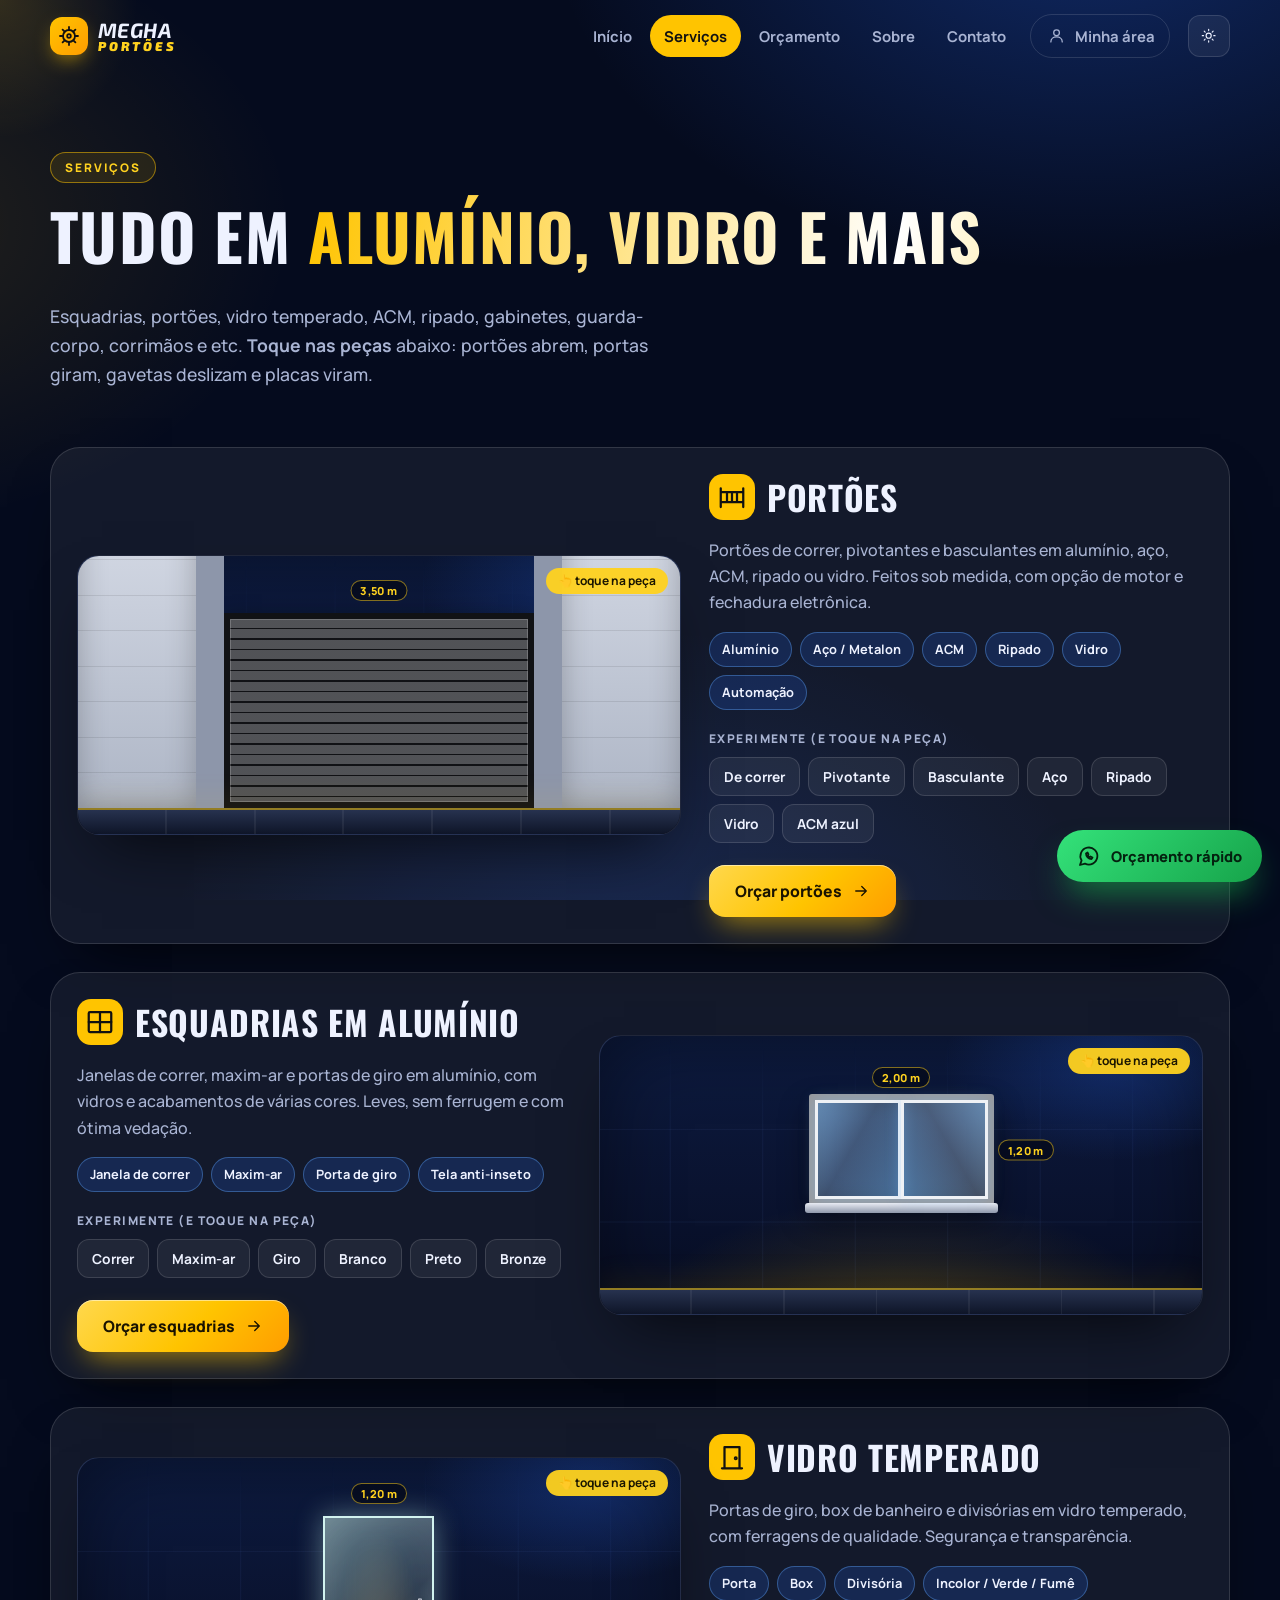
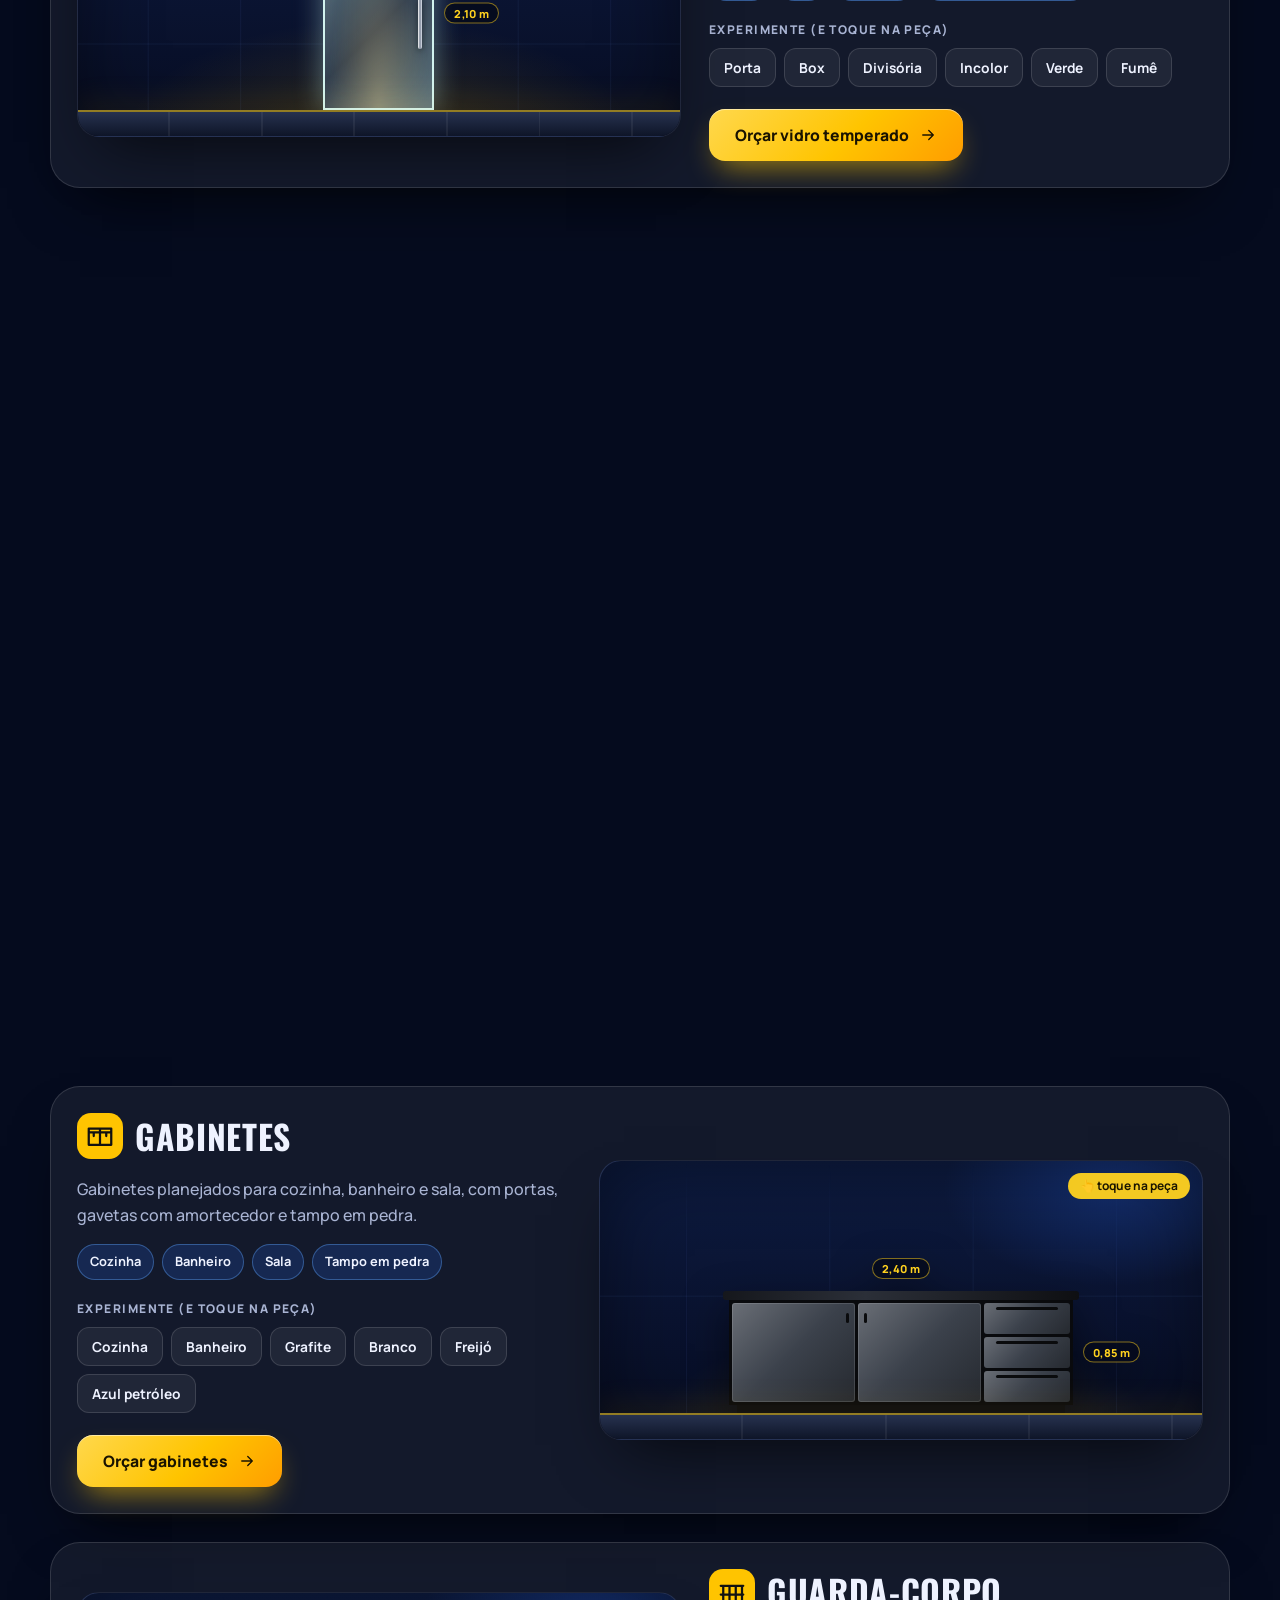
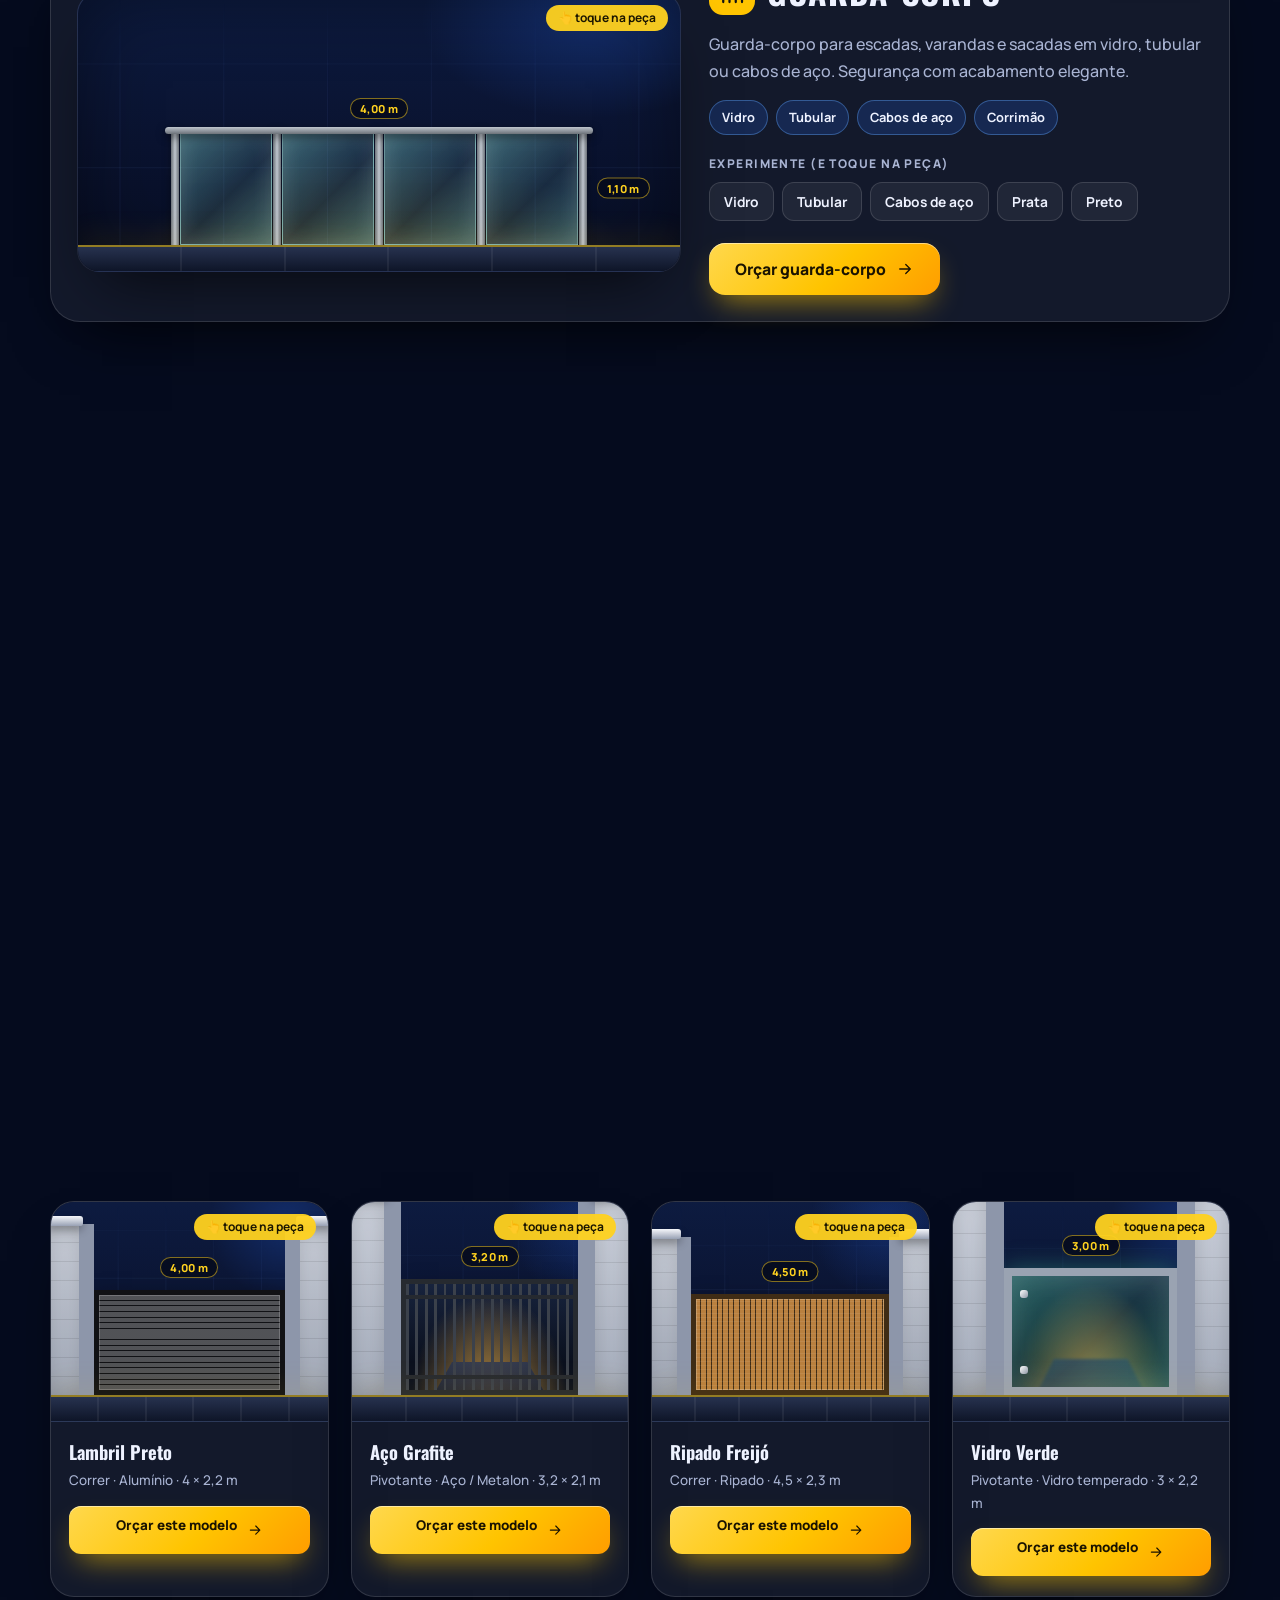
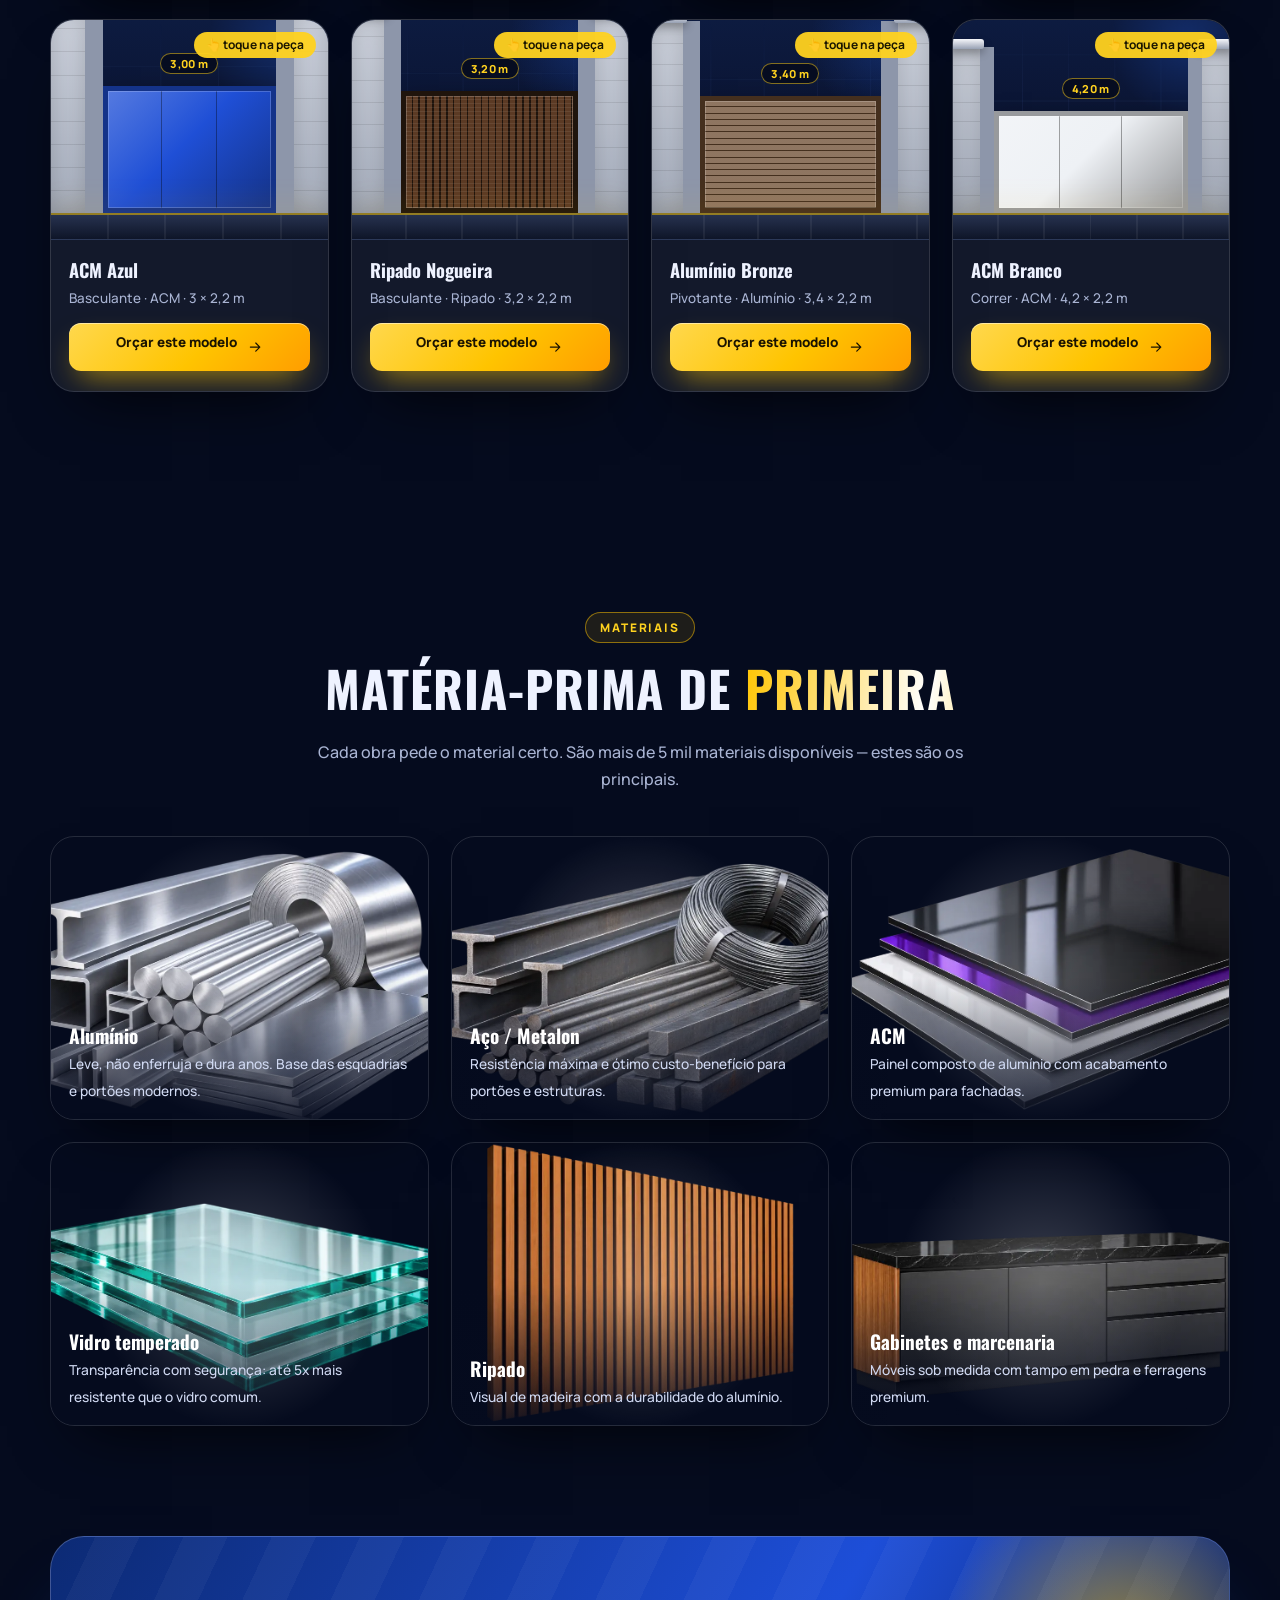
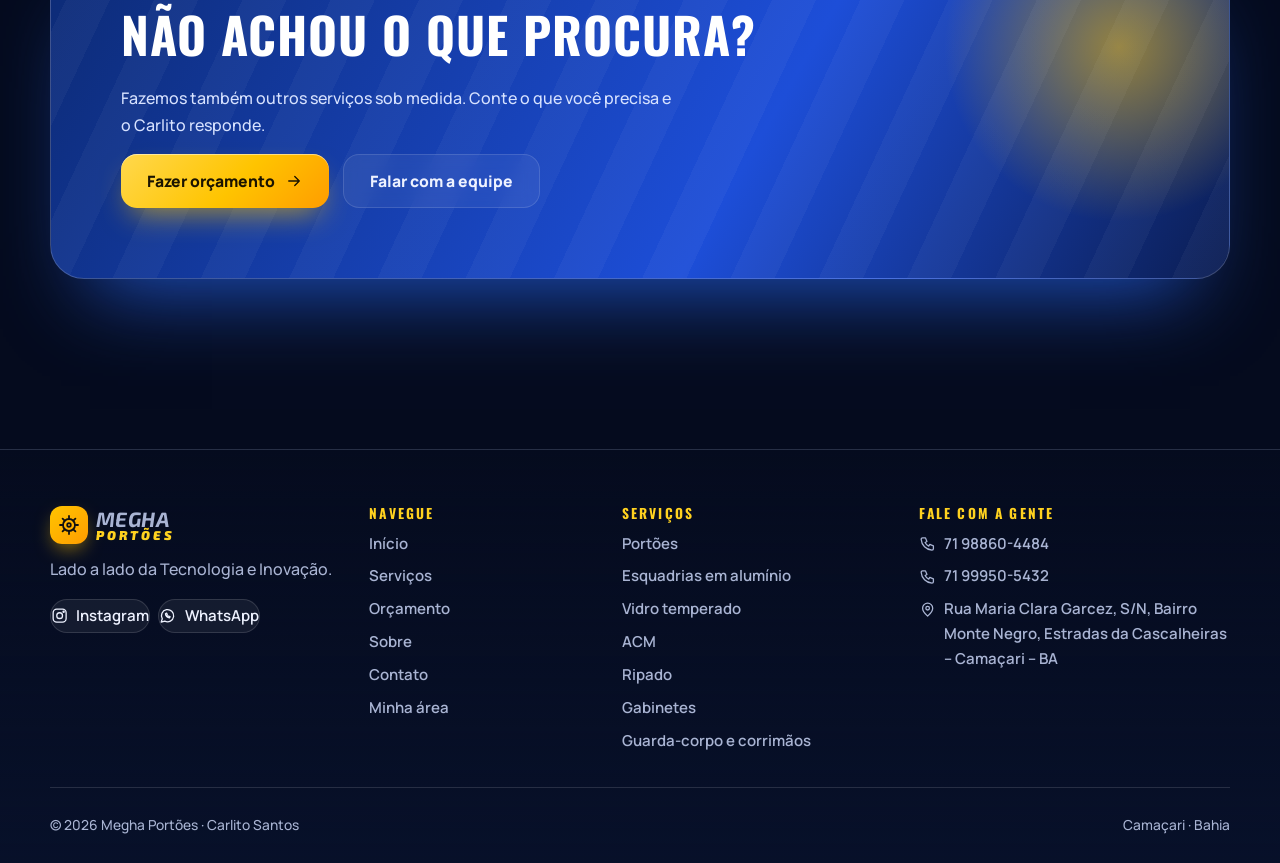
<file: servicos.html>
<!doctype html>
<html lang="pt-BR">
<head>
<meta charset="utf-8">
<meta name="viewport" content="width=device-width, initial-scale=1">
<title>Serviços — Megha Portões</title>
<meta name="description" content="Conheça os serviços da Megha Portões: portões, esquadrias em alumínio, vidro temperado, ACM, ripado, gabinetes, guarda-corpo e corrimãos.">
<meta name="theme-color" content="#050b1e">
<meta property="og:title" content="Megha Portões — Lado a lado da Tecnologia e Inovação">
<meta property="og:description" content="Monte seu orçamento online e veja seu portão ganhar forma na tela.">
<meta property="og:image" content="banner.webp">
<link rel="icon" href="favicon.png">
<link rel="apple-touch-icon" href="icon-192.png">
<link rel="preconnect" href="https://fonts.googleapis.com"><link rel="preconnect" href="https://fonts.gstatic.com" crossorigin>
<link href="https://fonts.googleapis.com/css2?family=Exo+2:ital,wght@0,700;0,800;1,700;1,800;1,900&family=Manrope:wght@500;600;700;800&display=swap" rel="stylesheet">
<link href="https://fonts.googleapis.com/css2?family=Oswald:wght@500;600;700&display=swap" rel="stylesheet">
<link rel="stylesheet" href="style.css">
<link rel="stylesheet" href="pieces.css">
</head>
<body class="f-oswald">
<header id="site-header"></header>
<main>
<section class="page-hero"><div class="wrap">
  <span class="eyebrow">Serviços</span>
  <h1>Tudo em <span class="grad">alumínio, vidro e mais</span></h1>
  <p>Esquadrias, portões, vidro temperado, ACM, ripado, gabinetes, guarda-corpo, corrimãos e etc. <b>Toque nas peças</b> abaixo: portões abrem, portas giram, gavetas deslizam e placas viram.</p>
</div></section>
<section style="padding-top:30px"><div class="wrap"><div class="svc-list">
    <article class="svc-card reveal" id="portoes">
      <div class="svc-stage" data-piece-mini='{"key": "portao", "tipo": "correr", "material": "aluminio", "w": 3.5, "h": 2.2, "cor": "#1a1c21"}'></div>
      <div class="svc-body">
        <h2><svg class="ic"><use href="#i-gate"/></svg>Portões</h2>
        <p class="muted">Portões de correr, pivotantes e basculantes em alumínio, aço, ACM, ripado ou vidro. Feitos sob medida, com opção de motor e fechadura eletrônica.</p>
        <div class="pills"><span class="pill">Alumínio</span><span class="pill">Aço / Metalon</span><span class="pill">ACM</span><span class="pill">Ripado</span><span class="pill">Vidro</span><span class="pill">Automação</span></div>
        <div class="lbl">Experimente (e toque na peça)</div>
        <div class="segs" style="margin-bottom:22px"><button class="seg" type="button" data-variant='{"tipo": "correr"}'>De correr</button><button class="seg" type="button" data-variant='{"tipo": "pivotante"}'>Pivotante</button><button class="seg" type="button" data-variant='{"tipo": "basculante"}'>Basculante</button><button class="seg" type="button" data-variant='{"material": "aco", "cor": "#3b414b"}'>Aço</button><button class="seg" type="button" data-variant='{"material": "ripado", "cor": "#b9803f"}'>Ripado</button><button class="seg" type="button" data-variant='{"material": "vidro", "cor": "#3fb89a"}'>Vidro</button><button class="seg" type="button" data-variant='{"material": "acm", "cor": "#1f4fd6"}'>ACM azul</button></div>
        <a class="btn" href="orcamento.html?s=portao"><span>Orçar portões</span><svg class="ic"><use href="#i-arrow"/></svg></a>
      </div>
    </article>
    <article class="svc-card reveal" id="esquadrias">
      <div class="svc-stage" data-piece-mini='{"key": "esquadria", "tipo": "correr", "material": "aluminio", "w": 2, "h": 1.2, "cor": "#eef1f5"}'></div>
      <div class="svc-body">
        <h2><svg class="ic"><use href="#i-window"/></svg>Esquadrias em alumínio</h2>
        <p class="muted">Janelas de correr, maxim-ar e portas de giro em alumínio, com vidros e acabamentos de várias cores. Leves, sem ferrugem e com ótima vedação.</p>
        <div class="pills"><span class="pill">Janela de correr</span><span class="pill">Maxim-ar</span><span class="pill">Porta de giro</span><span class="pill">Tela anti-inseto</span></div>
        <div class="lbl">Experimente (e toque na peça)</div>
        <div class="segs" style="margin-bottom:22px"><button class="seg" type="button" data-variant='{"tipo": "correr"}'>Correr</button><button class="seg" type="button" data-variant='{"tipo": "maximar"}'>Maxim-ar</button><button class="seg" type="button" data-variant='{"tipo": "giro"}'>Giro</button><button class="seg" type="button" data-variant='{"cor": "#eef1f5"}'>Branco</button><button class="seg" type="button" data-variant='{"cor": "#1a1c21"}'>Preto</button><button class="seg" type="button" data-variant='{"cor": "#6b4a2f"}'>Bronze</button></div>
        <a class="btn" href="orcamento.html?s=esquadria"><span>Orçar esquadrias</span><svg class="ic"><use href="#i-arrow"/></svg></a>
      </div>
    </article>
    <article class="svc-card reveal" id="temperado">
      <div class="svc-stage" data-piece-mini='{"key": "temperado", "tipo": "porta", "material": "vidro", "w": 1.2, "h": 2.1, "cor": "#bfeee8"}'></div>
      <div class="svc-body">
        <h2><svg class="ic"><use href="#i-door"/></svg>Vidro temperado</h2>
        <p class="muted">Portas de giro, box de banheiro e divisórias em vidro temperado, com ferragens de qualidade. Segurança e transparência.</p>
        <div class="pills"><span class="pill">Porta</span><span class="pill">Box</span><span class="pill">Divisória</span><span class="pill">Incolor / Verde / Fumê</span></div>
        <div class="lbl">Experimente (e toque na peça)</div>
        <div class="segs" style="margin-bottom:22px"><button class="seg" type="button" data-variant='{"tipo": "porta", "w": 1.2, "h": 2.1}'>Porta</button><button class="seg" type="button" data-variant='{"tipo": "box", "w": 1.4, "h": 1.9}'>Box</button><button class="seg" type="button" data-variant='{"tipo": "divisoria", "w": 2.4, "h": 2.1}'>Divisória</button><button class="seg" type="button" data-variant='{"cor": "#bfeee8"}'>Incolor</button><button class="seg" type="button" data-variant='{"cor": "#3fb89a"}'>Verde</button><button class="seg" type="button" data-variant='{"cor": "#5a6672"}'>Fumê</button></div>
        <a class="btn" href="orcamento.html?s=temperado"><span>Orçar vidro temperado</span><svg class="ic"><use href="#i-arrow"/></svg></a>
      </div>
    </article>
    <article class="svc-card reveal" id="acm">
      <div class="svc-stage" data-piece-mini='{"key": "acm", "tipo": "fachada", "material": "acm", "w": 4, "h": 2.4, "cor": "#1f4fd6"}'></div>
      <div class="svc-body">
        <h2><svg class="ic"><use href="#i-panel"/></svg>ACM</h2>
        <p class="muted">Revestimento em ACM para fachadas, comunicação visual e coberturas. Acabamento moderno, leve e de longa duração. Toque para ver as placas girarem.</p>
        <div class="pills"><span class="pill">Fachadas</span><span class="pill">Letreiros</span><span class="pill">Marquises</span><span class="pill">Várias cores</span></div>
        <div class="lbl">Experimente (e toque na peça)</div>
        <div class="segs" style="margin-bottom:22px"><button class="seg" type="button" data-variant='{"cor": "#1f4fd6"}'>Azul</button><button class="seg" type="button" data-variant='{"cor": "#1a1c21"}'>Preto</button><button class="seg" type="button" data-variant='{"cor": "#eef1f5"}'>Branco</button><button class="seg" type="button" data-variant='{"cor": "#f6bb00"}'>Amarelo</button><button class="seg" type="button" data-variant='{"cor": "#aab3be"}'>Prata</button></div>
        <a class="btn" href="orcamento.html?s=acm"><span>Orçar acm</span><svg class="ic"><use href="#i-arrow"/></svg></a>
      </div>
    </article>
    <article class="svc-card reveal" id="ripado">
      <div class="svc-stage" data-piece-mini='{"key": "ripado", "tipo": "parede", "material": "ripado", "w": 3.4, "h": 2.2, "cor": "#b9803f"}'></div>
      <div class="svc-body">
        <h2><svg class="ic"><use href="#i-slats"/></svg>Ripado</h2>
        <p class="muted">Painéis ripados com visual de madeira e a durabilidade do alumínio, com iluminação de LED opcional. Perfeito para sala, fachada e áreas gourmet.</p>
        <div class="pills"><span class="pill">Painel de parede</span><span class="pill">Fachada</span><span class="pill">Forro</span><span class="pill">LED</span></div>
        <div class="lbl">Experimente (e toque na peça)</div>
        <div class="segs" style="margin-bottom:22px"><button class="seg" type="button" data-variant='{"cor": "#b9803f"}'>Freijó</button><button class="seg" type="button" data-variant='{"cor": "#9a4f26"}'>Cedro</button><button class="seg" type="button" data-variant='{"cor": "#5b3a24"}'>Nogueira</button><button class="seg" type="button" data-variant='{"cor": "#c9a36a"}'>Carvalho</button></div>
        <a class="btn" href="orcamento.html?s=ripado"><span>Orçar ripado</span><svg class="ic"><use href="#i-arrow"/></svg></a>
      </div>
    </article>
    <article class="svc-card reveal" id="gabinetes">
      <div class="svc-stage" data-piece-mini='{"key": "gabinete", "tipo": "cozinha", "material": "mdf", "w": 2.4, "h": 0.85, "cor": "#3b414b"}'></div>
      <div class="svc-body">
        <h2><svg class="ic"><use href="#i-cabinet"/></svg>Gabinetes</h2>
        <p class="muted">Gabinetes planejados para cozinha, banheiro e sala, com portas, gavetas com amortecedor e tampo em pedra.</p>
        <div class="pills"><span class="pill">Cozinha</span><span class="pill">Banheiro</span><span class="pill">Sala</span><span class="pill">Tampo em pedra</span></div>
        <div class="lbl">Experimente (e toque na peça)</div>
        <div class="segs" style="margin-bottom:22px"><button class="seg" type="button" data-variant='{"tipo": "cozinha"}'>Cozinha</button><button class="seg" type="button" data-variant='{"tipo": "banheiro"}'>Banheiro</button><button class="seg" type="button" data-variant='{"cor": "#3b414b"}'>Grafite</button><button class="seg" type="button" data-variant='{"cor": "#eef1f5"}'>Branco</button><button class="seg" type="button" data-variant='{"cor": "#b9803f"}'>Freijó</button><button class="seg" type="button" data-variant='{"cor": "#1d4a5c"}'>Azul petróleo</button></div>
        <a class="btn" href="orcamento.html?s=gabinete"><span>Orçar gabinetes</span><svg class="ic"><use href="#i-arrow"/></svg></a>
      </div>
    </article>
    <article class="svc-card reveal" id="guardacorpo">
      <div class="svc-stage" data-piece-mini='{"key": "guardacorpo", "tipo": "vidro", "material": "aluminio", "w": 4, "h": 1.1, "cor": "#aab3be"}'></div>
      <div class="svc-body">
        <h2><svg class="ic"><use href="#i-rail"/></svg>Guarda-corpo</h2>
        <p class="muted">Guarda-corpo para escadas, varandas e sacadas em vidro, tubular ou cabos de aço. Segurança com acabamento elegante.</p>
        <div class="pills"><span class="pill">Vidro</span><span class="pill">Tubular</span><span class="pill">Cabos de aço</span><span class="pill">Corrimão</span></div>
        <div class="lbl">Experimente (e toque na peça)</div>
        <div class="segs" style="margin-bottom:22px"><button class="seg" type="button" data-variant='{"tipo": "vidro"}'>Vidro</button><button class="seg" type="button" data-variant='{"tipo": "tubular"}'>Tubular</button><button class="seg" type="button" data-variant='{"tipo": "cabos"}'>Cabos de aço</button><button class="seg" type="button" data-variant='{"cor": "#aab3be"}'>Prata</button><button class="seg" type="button" data-variant='{"cor": "#1a1c21"}'>Preto</button></div>
        <a class="btn" href="orcamento.html?s=guardacorpo"><span>Orçar guarda-corpo</span><svg class="ic"><use href="#i-arrow"/></svg></a>
      </div>
    </article>
    <article class="svc-card reveal" id="corrimao">
      <div class="svc-stage" data-piece-mini='{"key": "corrimao", "tipo": "escada", "material": "aluminio", "w": 3.4, "h": 0.95, "cor": "#aab3be"}'></div>
      <div class="svc-body">
        <h2><svg class="ic"><use href="#i-handrail"/></svg>Corrimãos e etc…</h2>
        <p class="muted">Corrimãos para escadas, rampas e paredes em alumínio ou aço — além de outros serviços sob medida em metal e vidro. Fale com a gente!</p>
        <div class="pills"><span class="pill">Escada</span><span class="pill">Rampa</span><span class="pill">Parede</span><span class="pill">Duplo</span></div>
        <div class="lbl">Experimente (e toque na peça)</div>
        <div class="segs" style="margin-bottom:22px"><button class="seg" type="button" data-variant='{"tipo": "escada"}'>Escada</button><button class="seg" type="button" data-variant='{"tipo": "rampa"}'>Rampa</button><button class="seg" type="button" data-variant='{"tipo": "parede"}'>Parede</button><button class="seg" type="button" data-variant='{"cor": "#aab3be"}'>Prata</button><button class="seg" type="button" data-variant='{"cor": "#1a1c21"}'>Preto</button><button class="seg" type="button" data-variant='{"cor": "#6b4a2f"}'>Bronze</button></div>
        <a class="btn" href="orcamento.html?s=corrimao"><span>Orçar corrimãos</span><svg class="ic"><use href="#i-arrow"/></svg></a>
      </div>
    </article>
</div></div></section>

<section id="modelos"><div class="wrap">
  <div class="section-head center reveal"><span class="eyebrow">Modelos de portões</span><h2>Exemplares <span class="grad">para inspirar</span></h2><p class="muted">Estilos, materiais e cores. Toque para abrir cada portão. Todos podem ser feitos no tamanho que você precisar.</p></div>
  <div class="grid g4"><article class="model-card reveal" style="--d:0.0s"><div class="model-stage" data-piece-mini='{"key": "portao", "tipo": "correr", "material": "aluminio", "cor": "#1a1c21", "w": 4, "h": 2.2}'></div><div class="model-info"><b>Lambril Preto</b><span class="muted">Correr · Alumínio · 4 × 2,2 m</span><a class="btn sm" href="orcamento.html?s=portao&tipo=correr&m=aluminio&c=1a1c21&w=4&h=2.2"><span>Orçar este modelo</span><svg class="ic"><use href="#i-arrow"/></svg></a></div></article><article class="model-card reveal" style="--d:0.07s"><div class="model-stage" data-piece-mini='{"key": "portao", "tipo": "pivotante", "material": "aco", "cor": "#3b414b", "w": 3.2, "h": 2.1}'></div><div class="model-info"><b>Aço Grafite</b><span class="muted">Pivotante · Aço / Metalon · 3,2 × 2,1 m</span><a class="btn sm" href="orcamento.html?s=portao&tipo=pivotante&m=aco&c=3b414b&w=3.2&h=2.1"><span>Orçar este modelo</span><svg class="ic"><use href="#i-arrow"/></svg></a></div></article><article class="model-card reveal" style="--d:0.14s"><div class="model-stage" data-piece-mini='{"key": "portao", "tipo": "correr", "material": "ripado", "cor": "#b9803f", "w": 4.5, "h": 2.3}'></div><div class="model-info"><b>Ripado Freijó</b><span class="muted">Correr · Ripado · 4,5 × 2,3 m</span><a class="btn sm" href="orcamento.html?s=portao&tipo=correr&m=ripado&c=b9803f&w=4.5&h=2.3"><span>Orçar este modelo</span><svg class="ic"><use href="#i-arrow"/></svg></a></div></article><article class="model-card reveal" style="--d:0.21000000000000002s"><div class="model-stage" data-piece-mini='{"key": "portao", "tipo": "pivotante", "material": "vidro", "cor": "#3fb89a", "w": 3, "h": 2.2}'></div><div class="model-info"><b>Vidro Verde</b><span class="muted">Pivotante · Vidro temperado · 3 × 2,2 m</span><a class="btn sm" href="orcamento.html?s=portao&tipo=pivotante&m=vidro&c=3fb89a&w=3&h=2.2"><span>Orçar este modelo</span><svg class="ic"><use href="#i-arrow"/></svg></a></div></article><article class="model-card reveal" style="--d:0.0s"><div class="model-stage" data-piece-mini='{"key": "portao", "tipo": "basculante", "material": "acm", "cor": "#1f4fd6", "w": 3, "h": 2.2}'></div><div class="model-info"><b>ACM Azul</b><span class="muted">Basculante · ACM · 3 × 2,2 m</span><a class="btn sm" href="orcamento.html?s=portao&tipo=basculante&m=acm&c=1f4fd6&w=3&h=2.2"><span>Orçar este modelo</span><svg class="ic"><use href="#i-arrow"/></svg></a></div></article><article class="model-card reveal" style="--d:0.07s"><div class="model-stage" data-piece-mini='{"key": "portao", "tipo": "basculante", "material": "ripado", "cor": "#5b3a24", "w": 3.2, "h": 2.2}'></div><div class="model-info"><b>Ripado Nogueira</b><span class="muted">Basculante · Ripado · 3,2 × 2,2 m</span><a class="btn sm" href="orcamento.html?s=portao&tipo=basculante&m=ripado&c=5b3a24&w=3.2&h=2.2"><span>Orçar este modelo</span><svg class="ic"><use href="#i-arrow"/></svg></a></div></article><article class="model-card reveal" style="--d:0.14s"><div class="model-stage" data-piece-mini='{"key": "portao", "tipo": "pivotante", "material": "aluminio", "cor": "#6b4a2f", "w": 3.4, "h": 2.2}'></div><div class="model-info"><b>Alumínio Bronze</b><span class="muted">Pivotante · Alumínio · 3,4 × 2,2 m</span><a class="btn sm" href="orcamento.html?s=portao&tipo=pivotante&m=aluminio&c=6b4a2f&w=3.4&h=2.2"><span>Orçar este modelo</span><svg class="ic"><use href="#i-arrow"/></svg></a></div></article><article class="model-card reveal" style="--d:0.21000000000000002s"><div class="model-stage" data-piece-mini='{"key": "portao", "tipo": "correr", "material": "acm", "cor": "#eef1f5", "w": 4.2, "h": 2.2}'></div><div class="model-info"><b>ACM Branco</b><span class="muted">Correr · ACM · 4,2 × 2,2 m</span><a class="btn sm" href="orcamento.html?s=portao&tipo=correr&m=acm&c=eef1f5&w=4.2&h=2.2"><span>Orçar este modelo</span><svg class="ic"><use href="#i-arrow"/></svg></a></div></article></div>
</div></section>

<section><div class="wrap">
  <div class="section-head center reveal"><span class="eyebrow">Materiais</span><h2>Matéria-prima de <span class="grad">primeira</span></h2><p class="muted">Cada obra pede o material certo. São mais de 5 mil materiais disponíveis — estes são os principais.</p></div>
  <div class="grid g3"><div class="mat-card reveal" data-tilt="10" style="--d:0.0s"><img src="aluminio.webp" alt="Alumínio" loading="lazy"><div><b>Alumínio</b><span>Leve, não enferruja e dura anos. Base das esquadrias e portões modernos.</span></div></div><div class="mat-card reveal" data-tilt="10" style="--d:0.06s"><img src="aco.webp" alt="Aço / Metalon" loading="lazy"><div><b>Aço / Metalon</b><span>Resistência máxima e ótimo custo-benefício para portões e estruturas.</span></div></div><div class="mat-card reveal" data-tilt="10" style="--d:0.12s"><img src="acm.webp" alt="ACM" loading="lazy"><div><b>ACM</b><span>Painel composto de alumínio com acabamento premium para fachadas.</span></div></div><div class="mat-card reveal" data-tilt="10" style="--d:0.18s"><img src="vidro.webp" alt="Vidro temperado" loading="lazy"><div><b>Vidro temperado</b><span>Transparência com segurança: até 5x mais resistente que o vidro comum.</span></div></div><div class="mat-card reveal" data-tilt="10" style="--d:0.24s"><img src="ripado.webp" alt="Ripado" loading="lazy"><div><b>Ripado</b><span>Visual de madeira com a durabilidade do alumínio.</span></div></div><div class="mat-card reveal" data-tilt="10" style="--d:0.3s"><img src="gabinete.webp" alt="Gabinetes e marcenaria" loading="lazy"><div><b>Gabinetes e marcenaria</b><span>Móveis sob medida com tampo em pedra e ferragens premium.</span></div></div></div>
</div></section>

<section style="padding-top:0"><div class="wrap"><div class="cta-band reveal"><h2>Não achou o que procura?</h2><p>Fazemos também outros serviços sob medida. Conte o que você precisa e o Carlito responde.</p>
<div class="cta-row"><a class="btn" href="orcamento.html"><span>Fazer orçamento</span><svg class="ic"><use href="#i-arrow"/></svg></a><a class="btn ghost" href="contato.html"><span>Falar com a equipe</span></a></div></div></div></section>
</main>
<footer id="site-footer"></footer>
<script src="config.js"></script>
<script src="pieces.js"></script>
<script src="main.js"></script>
</body>
</html>
</file>
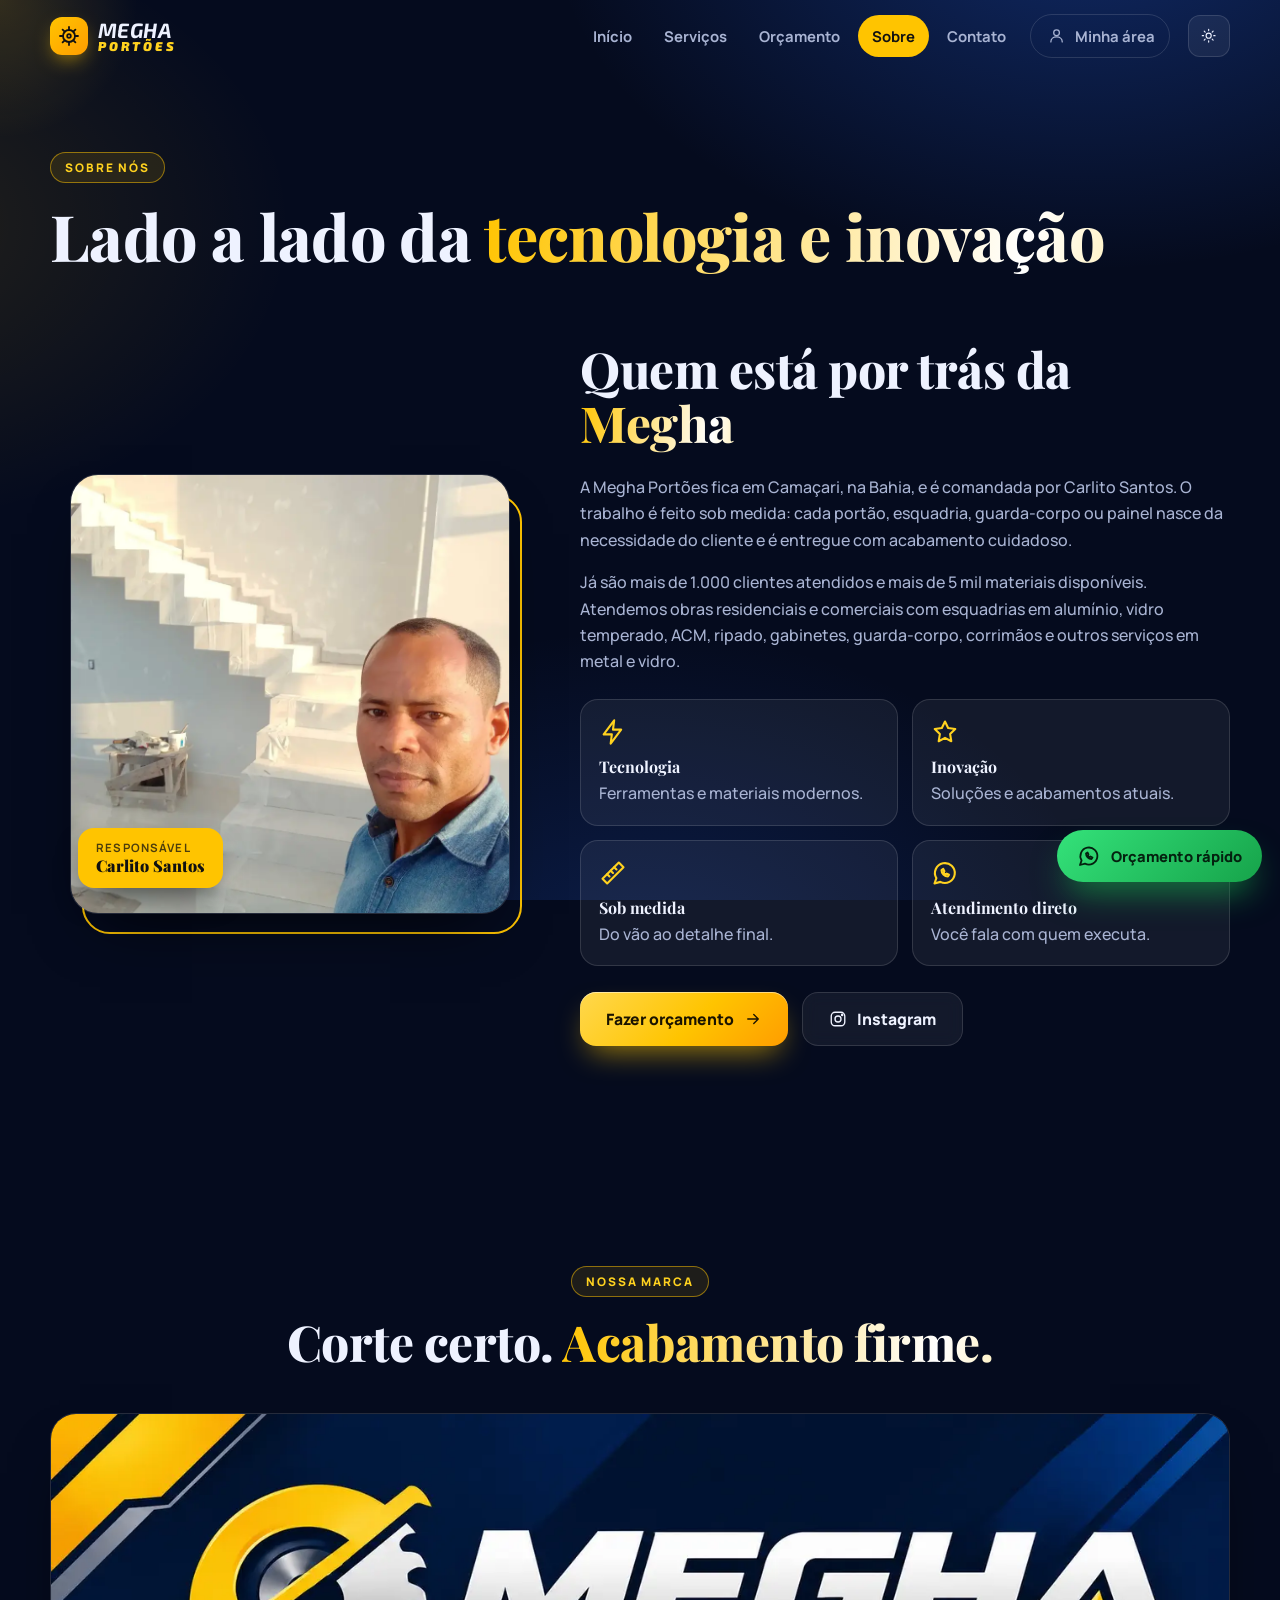
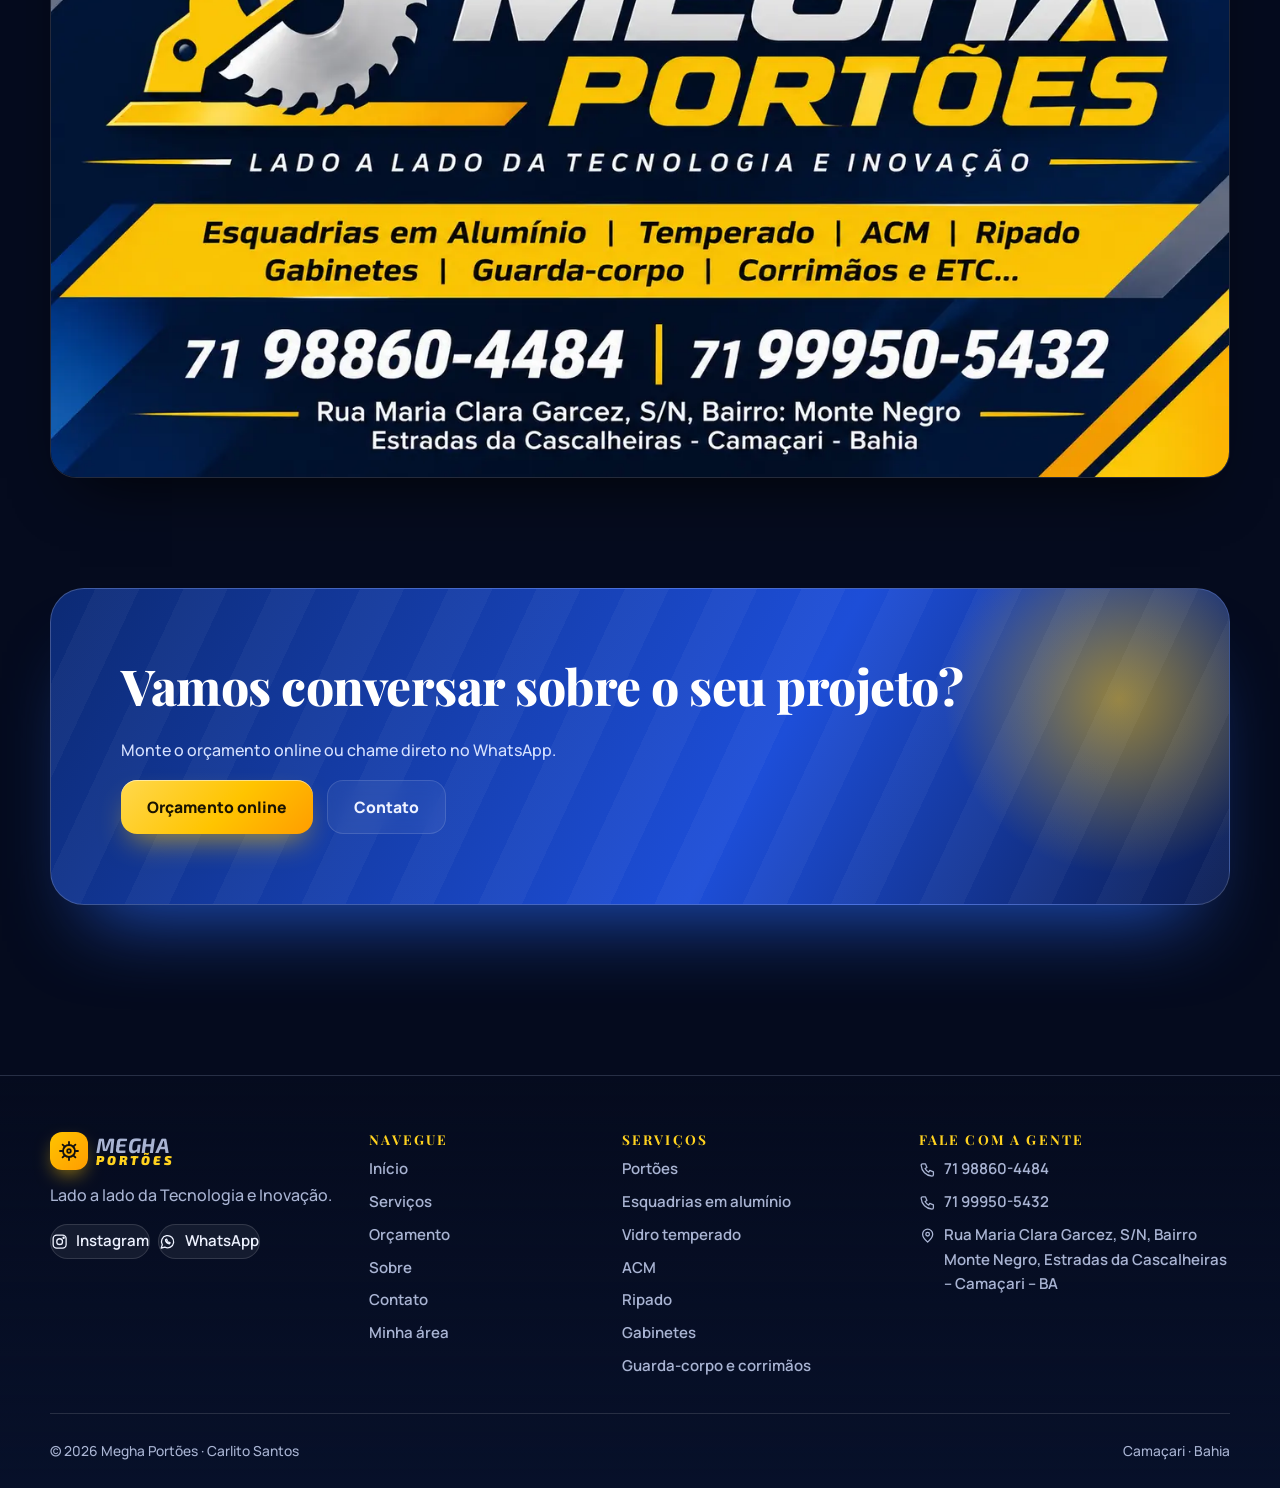
<file: sobre.html>
<!doctype html>
<html lang="pt-BR">
<head>
<meta charset="utf-8">
<meta name="viewport" content="width=device-width, initial-scale=1">
<title>Sobre — Megha Portões</title>
<meta name="description" content="Conheça a Megha Portões e Carlito Santos, em Camaçari-BA.">
<meta name="theme-color" content="#050b1e">
<meta property="og:title" content="Megha Portões — Lado a lado da Tecnologia e Inovação">
<meta property="og:description" content="Monte seu orçamento online e veja seu portão ganhar forma na tela.">
<meta property="og:image" content="banner.webp">
<link rel="icon" href="favicon.png">
<link rel="apple-touch-icon" href="icon-192.png">
<link rel="preconnect" href="https://fonts.googleapis.com"><link rel="preconnect" href="https://fonts.gstatic.com" crossorigin>
<link href="https://fonts.googleapis.com/css2?family=Exo+2:ital,wght@0,700;0,800;1,700;1,800;1,900&family=Manrope:wght@500;600;700;800&display=swap" rel="stylesheet">
<link href="https://fonts.googleapis.com/css2?family=Playfair+Display:ital,wght@0,700;0,800;1,700&display=swap" rel="stylesheet">
<link rel="stylesheet" href="style.css">
<link rel="stylesheet" href="pieces.css">
</head>
<body class="f-serif">
<header id="site-header"></header>
<main>
<section class="page-hero"><div class="wrap"><span class="eyebrow">Sobre nós</span><h1>Lado a lado da <span class="grad">tecnologia e inovação</span></h1></div></section>
<section style="padding-top:30px"><div class="wrap about-grid">
  <div class="portrait reveal" data-tilt="6"><img src="carlito.webp" alt="Carlito Santos em uma obra"><div class="tag"><small>Responsável</small>Carlito Santos</div></div>
  <div class="reveal" style="--d:.1s">
    <h2>Quem está por trás da <span class="grad">Megha</span></h2>
    <p class="muted">A Megha Portões fica em Camaçari, na Bahia, e é comandada por Carlito Santos. O trabalho é feito sob medida: cada portão, esquadria, guarda-corpo ou painel nasce da necessidade do cliente e é entregue com acabamento cuidadoso.</p>
    <p class="muted">Já são mais de 1.000 clientes atendidos e mais de 5 mil materiais disponíveis. Atendemos obras residenciais e comerciais com esquadrias em alumínio, vidro temperado, ACM, ripado, gabinetes, guarda-corpo, corrimãos e outros serviços em metal e vidro.</p>
    <div class="values">
      <div class="value"><svg class="ic"><use href="#i-bolt"/></svg><b>Tecnologia</b><span class="muted">Ferramentas e materiais modernos.</span></div>
      <div class="value"><svg class="ic"><use href="#i-star"/></svg><b>Inovação</b><span class="muted">Soluções e acabamentos atuais.</span></div>
      <div class="value"><svg class="ic"><use href="#i-ruler"/></svg><b>Sob medida</b><span class="muted">Do vão ao detalhe final.</span></div>
      <div class="value"><svg class="ic"><use href="#i-whatsapp"/></svg><b>Atendimento direto</b><span class="muted">Você fala com quem executa.</span></div>
    </div>
    <div class="cta-row" style="margin-top:26px"><a class="btn" href="orcamento.html"><span>Fazer orçamento</span><svg class="ic"><use href="#i-arrow"/></svg></a><a class="btn ghost" href="https://www.instagram.com/meghaportoes2025/" target="_blank" rel="noopener"><svg class="ic"><use href="#i-instagram"/></svg><span>Instagram</span></a></div>
  </div>
</div></section>
<section><div class="wrap"><div class="section-head center reveal"><span class="eyebrow">Nossa marca</span><h2>Corte certo. <span class="grad">Acabamento firme.</span></h2></div>
<img class="banner-img reveal" src="banner.webp" alt="Cartão da Megha Portões com serviços e telefones" loading="lazy"></div></section>
<section style="padding-top:0"><div class="wrap"><div class="cta-band reveal"><h2>Vamos conversar sobre o seu projeto?</h2><p>Monte o orçamento online ou chame direto no WhatsApp.</p><div class="cta-row"><a class="btn" href="orcamento.html"><span>Orçamento online</span></a><a class="btn ghost" href="contato.html"><span>Contato</span></a></div></div></div></section>
</main>
<footer id="site-footer"></footer>
<script src="config.js"></script>
<script src="pieces.js"></script>
<script src="main.js"></script>
</body>
</html>
</file>
<file: style.css>
/* ==========================================================
   MEGHA PORTÕES — estilos gerais
   ========================================================== */
:root {
  --bg: #050b1e; --bg2: #08122e; --surface: rgba(255, 255, 255, .06); --surface-2: rgba(255, 255, 255, .1);
  --line: rgba(255, 255, 255, .13); --text: #eef2ff; --muted: #a9b4d3;
  --yellow: #ffc400; --yellow-2: #ffd84d; --yellow-ink: #ffd21f; --blue: #2563eb; --blue-2: #60a5fa;
  --radius: 22px; --shadow: 0 30px 60px -30px rgba(0, 0, 0, .85);
  --font-head: 'Exo 2', 'Segoe UI', system-ui, sans-serif; --font-body: 'Manrope', 'Segoe UI', system-ui, sans-serif;
  --ease: cubic-bezier(.22, .9, .3, 1);
  color-scheme: dark;
}
:root[data-theme='light'] {
  --bg: #f2f5fc; --bg2: #e4ebf8; --surface: rgba(255, 255, 255, .82); --surface-2: #fff; --line: rgba(10, 25, 70, .13);
  --text: #0b1636; --muted: #475574; --yellow-ink: #a87400; --shadow: 0 30px 60px -35px rgba(15, 30, 80, .45);
  color-scheme: light;
}
*, *::before, *::after { box-sizing: border-box; }
html { scroll-behavior: smooth; scroll-padding-top: 84px; -webkit-text-size-adjust: 100%; }
body {
  margin: 0; font: 500 16px/1.65 var(--font-body); color: var(--text); background: var(--bg); overflow-x: hidden; min-height: 100vh;
  background-image:
    radial-gradient(900px 600px at 85% -10%, rgba(37, 99, 235, .35), transparent 60%),
    radial-gradient(700px 500px at -10% 25%, rgba(255, 196, 0, .12), transparent 60%),
    radial-gradient(800px 600px at 50% 110%, rgba(37, 99, 235, .22), transparent 60%);
  background-attachment: fixed;
}
:root[data-theme='light'] body { background-image: radial-gradient(900px 600px at 85% -10%, rgba(37, 99, 235, .14), transparent 60%), radial-gradient(700px 500px at -10% 25%, rgba(255, 196, 0, .2), transparent 60%); }
img, video, svg { max-width: 100%; display: block; }
a { color: inherit; text-decoration: none; }
h1, h2, h3, h4 { font-family: var(--font-head); line-height: 1.08; margin: 0 0 .5em; letter-spacing: -.01em; }
h1 { font-weight: 900; font-style: italic; text-transform: uppercase; }
h2 { font-weight: 800; font-style: italic; font-size: clamp(1.9rem, 4.4vw, 3.1rem); text-transform: uppercase; }
h3 { font-weight: 800; font-size: 1.3rem; }
p { margin: 0 0 1em; }
.muted { color: var(--muted); }
.wrap { width: min(1180px, 100% - 32px); margin-inline: auto; }
.ic { width: 1.15em; height: 1.15em; flex: none; }
.only-light { display: none; } :root[data-theme='light'] .only-light { display: block; } :root[data-theme='light'] .only-dark { display: none; }
::selection { background: var(--yellow); color: #111; }
:focus-visible { outline: 3px solid var(--yellow); outline-offset: 3px; border-radius: 8px; }
[hidden] { display: none !important; }

/* ---------- cabeçalho ---------- */
.site-header { position: sticky; top: 0; z-index: 50; transition: background .3s, box-shadow .3s, backdrop-filter .3s; }
.site-header.scrolled { background: color-mix(in srgb, var(--bg) 78%, transparent); backdrop-filter: blur(16px) saturate(1.4); box-shadow: 0 10px 30px -15px rgba(0, 0, 0, .6); }
.nav { display: flex; align-items: center; gap: 18px; height: 72px; }
.brand { display: inline-flex; align-items: center; gap: 10px; }
.brand-saw { width: 38px; height: 38px; display: grid; place-items: center; border-radius: 12px; background: linear-gradient(135deg, var(--yellow), #ff9d00); color: #111; box-shadow: 0 8px 20px -6px rgba(255, 196, 0, .7); }
.brand-saw .ic { width: 24px; height: 24px; transition: transform .8s var(--ease); }
.brand:hover .brand-saw .ic { transform: rotate(360deg); }
.brand-txt { display: grid; line-height: .95; font-family: var(--font-head); font-style: italic; font-weight: 900; }
.brand-txt b { font-size: 1.3rem; letter-spacing: .02em; }
.brand-txt em { font-size: .8rem; color: var(--yellow-ink); letter-spacing: .22em; font-style: italic; }
.menu { margin-left: auto; display: flex; align-items: center; gap: 4px; }
.menu a { padding: 9px 14px; border-radius: 99px; font-weight: 700; font-size: .93rem; color: var(--muted); transition: color .2s, background .2s; display: inline-flex; gap: 6px; align-items: center; position: relative; }
.menu a:hover { color: var(--text); background: var(--surface); }
.menu a.on { color: #111; background: var(--yellow); }
.menu .area-link { border: 1px solid var(--line); margin-left: 6px; }
.badge { background: #ef4444; color: #fff; font-size: .7rem; min-width: 18px; height: 18px; border-radius: 99px; display: grid; place-items: center; padding: 0 5px; }
.nav-actions { display: flex; gap: 8px; }
.icon-btn { width: 42px; height: 42px; border-radius: 12px; border: 1px solid var(--line); background: var(--surface); color: var(--text); display: grid; place-items: center; cursor: pointer; transition: transform .2s, background .2s; }
.icon-btn:hover { transform: translateY(-2px); background: var(--surface-2); }
.burger { display: none; }
.progress { position: absolute; left: 0; right: 0; bottom: 0; height: 3px; background: linear-gradient(90deg, var(--yellow), var(--blue-2)); transform-origin: left; transform: scaleX(0); }
@media (max-width: 960px) {
  .burger { display: grid; }
  .menu { position: fixed; inset: 72px 12px auto 12px; flex-direction: column; align-items: stretch; background: color-mix(in srgb, var(--bg2) 96%, transparent); backdrop-filter: blur(18px); border: 1px solid var(--line); border-radius: 20px; padding: 10px; transform: translateY(-12px) scale(.98); opacity: 0; pointer-events: none; transition: .25s var(--ease); box-shadow: var(--shadow); }
  .menu.open { transform: none; opacity: 1; pointer-events: auto; }
  .menu a { padding: 13px 16px; border-radius: 14px; } .menu .area-link { margin: 6px 0 0; justify-content: center; }
  .nav-actions { margin-left: auto; } .menu { margin-left: 0; }
}

/* ---------- botões ---------- */
.btn { --bx: 50%; --by: 50%; position: relative; overflow: hidden; display: inline-flex; align-items: center; justify-content: center; gap: 10px; padding: 15px 26px; border-radius: 16px; font: 800 .98rem var(--font-body); border: 0; cursor: pointer; color: #1a1300; background: linear-gradient(135deg, var(--yellow-2), var(--yellow) 55%, #ff9d00); box-shadow: 0 14px 30px -10px rgba(255, 196, 0, .65), inset 0 1px 0 rgba(255, 255, 255, .5); transition: transform .25s var(--ease), box-shadow .25s; text-align: center; }
.btn::after { content: ''; position: absolute; inset: 0; background: radial-gradient(120px circle at var(--bx) var(--by), rgba(255, 255, 255, .55), transparent 60%); opacity: 0; transition: opacity .25s; }
.btn:hover { transform: translateY(-3px); box-shadow: 0 20px 36px -10px rgba(255, 196, 0, .8); }
.btn:hover::after { opacity: 1; }
.btn:active { transform: translateY(0) scale(.98); }
.btn > * { position: relative; z-index: 1; }
.btn.ghost { background: var(--surface); color: var(--text); border: 1px solid var(--line); box-shadow: none; backdrop-filter: blur(8px); }
.btn.ghost::after { background: radial-gradient(120px circle at var(--bx) var(--by), rgba(255, 255, 255, .14), transparent 60%); }
.btn.wa { background: linear-gradient(135deg, #34e27a, #16a34a); color: #04210f; box-shadow: 0 14px 30px -10px rgba(22, 163, 74, .65); }
.btn.sm { padding: 10px 16px; border-radius: 12px; font-size: .88rem; }
.btn[disabled] { opacity: .45; pointer-events: none; }
.chip-btn { display: inline-flex; align-items: center; gap: 8px; padding: 10px 16px; border-radius: 99px; border: 1px solid var(--line); background: var(--surface); font-weight: 700; font-size: .9rem; transition: .2s; }
.chip-btn:hover { transform: translateY(-2px); border-color: var(--yellow); }
.chip-btn.wa:hover { border-color: #34e27a; }

/* ---------- seções ---------- */
section, .section { padding: clamp(56px, 9vw, 110px) 0; position: relative; }
.section-head { max-width: 720px; margin-bottom: 44px; }
.section-head.center { margin-inline: auto; text-align: center; }
.eyebrow { display: inline-flex; align-items: center; gap: 8px; padding: 6px 14px; border-radius: 99px; border: 1px solid color-mix(in srgb, var(--yellow) 50%, transparent); color: var(--yellow-ink); font: 800 .74rem var(--font-body); letter-spacing: .16em; text-transform: uppercase; margin-bottom: 18px; background: color-mix(in srgb, var(--yellow) 10%, transparent); }
.grad { background: linear-gradient(100deg, var(--yellow), #fff 40%, var(--yellow-2) 60%, #ff9d00); background-size: 220% 100%; -webkit-background-clip: text; background-clip: text; color: transparent; animation: gradmove 6s linear infinite; }
:root[data-theme='light'] .grad { background-image: linear-gradient(100deg, #d99a00, #1d4ed8 45%, #d99a00); }
@keyframes gradmove { to { background-position: -220% 0; } }
.reveal { opacity: 0; transform: translateY(34px) scale(.98); transition: opacity .8s var(--ease), transform .8s var(--ease); transition-delay: var(--d, 0s); }
.reveal.in { opacity: 1; transform: none; }
.card { background: var(--surface); border: 1px solid var(--line); border-radius: var(--radius); padding: 24px; backdrop-filter: blur(10px); box-shadow: var(--shadow); }
.cursor-glow { position: fixed; top: -150px; left: -150px; width: 300px; height: 300px; border-radius: 50%; background: radial-gradient(circle, rgba(255, 196, 0, .16), transparent 65%); pointer-events: none; z-index: 1; transition: transform .12s linear; mix-blend-mode: screen; }
:root[data-theme='light'] .cursor-glow { mix-blend-mode: multiply; opacity: .5; }

/* ---------- hero ---------- */
.hero { padding-top: clamp(30px, 6vw, 70px); min-height: calc(100vh - 72px); display: flex; align-items: center; overflow: hidden; }
#sparks { position: absolute; inset: 0; width: 100%; height: 100%; pointer-events: none; opacity: .8; }
.hero-grid { display: grid; grid-template-columns: 1.05fr .95fr; gap: 40px; align-items: center; position: relative; }
.hero h1 { font-size: clamp(2.5rem, 6.6vw, 5.2rem); }
.hero h1 small { display: block; font-size: .34em; letter-spacing: .28em; color: var(--yellow-ink); font-style: italic; margin-bottom: 14px; }
.hero p.lead { font-size: 1.15rem; color: var(--muted); max-width: 540px; margin: 22px 0 30px; }
.cta-row { display: flex; flex-wrap: wrap; gap: 14px; }
.trust { display: flex; gap: 22px; flex-wrap: wrap; margin-top: 34px; color: var(--muted); font-weight: 700; font-size: .9rem; }
.trust span { display: inline-flex; gap: 8px; align-items: center; } .trust .ic { color: var(--yellow-ink); }
.hero-art { position: relative; height: clamp(380px, 52vw, 560px); perspective: 1200px; }
.saw-big { position: absolute; inset: 6% 4% auto auto; width: 62%; aspect-ratio: 1; color: var(--yellow); opacity: .9; animation: spin 14s linear infinite; filter: drop-shadow(0 0 30px rgba(255, 196, 0, .45)); }
.saw-big svg { width: 100%; height: 100%; }
@keyframes spin { to { transform: rotate(360deg); } }
.float-card { position: absolute; border-radius: 20px; overflow: hidden; border: 1px solid var(--line); box-shadow: 0 40px 60px -25px rgba(0, 0, 0, .85); transition: transform .25s ease-out; background: #000; animation: floaty 7s ease-in-out infinite; }
.float-card img { width: 100%; height: 100%; object-fit: cover; }
.float-card span { position: absolute; left: 10px; bottom: 10px; background: rgba(5, 11, 30, .8); backdrop-filter: blur(6px); padding: 5px 12px; border-radius: 99px; font: 800 .75rem var(--font-body); color: var(--yellow-ink); }
.fc1 { width: 56%; aspect-ratio: 1.3; left: 0; top: 8%; --r: -6deg; } .fc2 { width: 50%; aspect-ratio: 1.2; right: 0; top: 36%; --r: 5deg; animation-delay: -2s; }
.fc3 { width: 44%; aspect-ratio: 1.3; left: 14%; bottom: 0; --r: -3deg; animation-delay: -4s; }
@keyframes floaty { 0%, 100% { translate: 0 0; rotate: var(--r, 0deg); } 50% { translate: 0 -16px; rotate: calc(var(--r, 0deg) * -.4); } }
@media (max-width: 900px) { .hero-grid { grid-template-columns: 1fr; } .hero { min-height: 0; } .hero-art { height: 380px; } }

.marquee { overflow: hidden; border-block: 1px solid var(--line); background: linear-gradient(90deg, var(--bg2), color-mix(in srgb, var(--blue) 18%, var(--bg2)), var(--bg2)); padding: 16px 0; }
.marquee-track { display: flex; gap: 46px; width: max-content; animation: marq 32s linear infinite; font: 900 1.15rem var(--font-head); font-style: italic; text-transform: uppercase; letter-spacing: .06em; }
.marquee:hover .marquee-track { animation-play-state: paused; }
.marquee-track span { display: inline-flex; align-items: center; gap: 46px; white-space: nowrap; }
.marquee-track span::after { content: '◆'; color: var(--yellow); font-size: .8em; }
@keyframes marq { to { transform: translateX(-50%); } }

/* ---------- cartões de serviço (home) ---------- */
.grid { display: grid; gap: 22px; }
.g4 { grid-template-columns: repeat(4, 1fr); } .g3 { grid-template-columns: repeat(3, 1fr); } .g2 { grid-template-columns: repeat(2, 1fr); }
@media (max-width: 1000px) { .g4 { grid-template-columns: repeat(2, 1fr); } .g3 { grid-template-columns: repeat(2, 1fr); } }
@media (max-width: 640px) { .g4, .g3, .g2 { grid-template-columns: 1fr; } }
.tile-svc { position: relative; display: flex; flex-direction: column; justify-content: flex-end; min-height: 280px; border-radius: var(--radius); overflow: hidden; border: 1px solid var(--line); background: var(--bg2); transition: transform .2s ease-out, box-shadow .3s; transform-style: preserve-3d; box-shadow: var(--shadow); --mx: 50%; --my: 50%; }
.tile-svc img { position: absolute; inset: 0; width: 100%; height: 100%; object-fit: cover; transition: transform .8s var(--ease); }
.tile-svc:hover img { transform: scale(1.12); }
.tile-svc::before { content: ''; position: absolute; inset: 0; z-index: 1; background: linear-gradient(180deg, transparent 20%, rgba(5, 11, 30, .92)); }
.tile-svc::after { content: ''; position: absolute; inset: 0; z-index: 2; background: radial-gradient(260px circle at var(--mx) var(--my), rgba(255, 210, 31, .22), transparent 60%); opacity: 0; transition: opacity .3s; pointer-events: none; }
.tile-svc:hover::after { opacity: 1; }
.tile-svc .tx { position: relative; z-index: 3; padding: 22px; color: #fff; }
.tile-svc .tx .ico { width: 46px; height: 46px; border-radius: 14px; display: grid; place-items: center; background: var(--yellow); color: #111; margin-bottom: 12px; }
.tile-svc h3 { margin: 0 0 4px; color: #fff; } .tile-svc p { margin: 0; color: #cdd6f1; font-size: .92rem; }
.tile-svc .go { margin-top: 12px; display: inline-flex; gap: 6px; align-items: center; color: var(--yellow-2); font-weight: 800; font-size: .88rem; }
.tile-svc.noimg { background: linear-gradient(145deg, #12275c, #0a1536); }
.tile-svc.noimg::before { background: radial-gradient(circle at 80% 10%, rgba(255, 196, 0, .25), transparent 55%); }
.tile-svc .bigic { position: absolute; right: -14px; top: -10px; width: 170px; height: 170px; color: rgba(255, 255, 255, .06); z-index: 1; }

/* ---------- configurador demo (home) ---------- */
.demo-grid { display: grid; grid-template-columns: 1.25fr .75fr; gap: 26px; align-items: start; }
@media (max-width: 900px) { .demo-grid { grid-template-columns: 1fr; } }
.ctrl-group { margin-bottom: 20px; } .ctrl-group > label, .lbl { display: block; font: 800 .75rem var(--font-body); letter-spacing: .12em; text-transform: uppercase; color: var(--muted); margin-bottom: 10px; }
.segs { display: flex; flex-wrap: wrap; gap: 8px; }
.seg { padding: 9px 14px; border-radius: 12px; border: 1px solid var(--line); background: var(--surface); color: var(--text); font: 700 .86rem var(--font-body); cursor: pointer; transition: .2s; }
.seg:hover { border-color: var(--yellow); transform: translateY(-2px); }
.seg.on { background: var(--yellow); color: #111; border-color: var(--yellow); box-shadow: 0 8px 18px -8px rgba(255, 196, 0, .8); }
.swatches { display: flex; flex-wrap: wrap; gap: 10px; }
.swatch { width: 38px; height: 38px; border-radius: 50%; border: 3px solid transparent; background: var(--sw); cursor: pointer; box-shadow: 0 0 0 1px var(--line), inset 0 -6px 10px rgba(0, 0, 0, .25), inset 0 4px 8px rgba(255, 255, 255, .25); transition: transform .2s var(--ease), border-color .2s; }
.swatch:hover { transform: scale(1.18); } .swatch.on { border-color: var(--yellow); transform: scale(1.14); box-shadow: 0 0 0 3px color-mix(in srgb, var(--yellow) 35%, transparent), inset 0 -6px 10px rgba(0, 0, 0, .25); }
input[type=range] { -webkit-appearance: none; appearance: none; width: 100%; height: 8px; border-radius: 99px; background: linear-gradient(90deg, var(--yellow), var(--blue-2)); outline-offset: 6px; }
input[type=range]::-webkit-slider-thumb { -webkit-appearance: none; width: 26px; height: 26px; border-radius: 50%; background: #fff; border: 5px solid var(--yellow); box-shadow: 0 4px 12px rgba(0, 0, 0, .5); cursor: grab; }
input[type=range]::-moz-range-thumb { width: 18px; height: 18px; border-radius: 50%; background: #fff; border: 5px solid var(--yellow); cursor: grab; }
.range-row { display: flex; justify-content: space-between; align-items: baseline; margin-bottom: 8px; } .range-row b { font: 900 1.2rem var(--font-head); color: var(--yellow-ink); }

/* ---------- ferramentas ---------- */
.tools { display: grid; grid-template-columns: repeat(4, 1fr); gap: 18px; }
@media (max-width: 800px) { .tools { grid-template-columns: repeat(2, 1fr); } }
.tool { position: relative; border: 1px solid var(--line); border-radius: var(--radius); background: var(--surface); padding: 26px 16px 18px; text-align: center; cursor: pointer; font: inherit; color: var(--text); transition: transform .25s var(--ease), border-color .25s; overflow: hidden; }
.tool:hover { transform: translateY(-6px); border-color: var(--yellow); } .tool.on { border-color: var(--yellow); background: color-mix(in srgb, var(--yellow) 8%, var(--surface)); }
.tool svg.t { width: 120px; height: 120px; margin: 0 auto 10px; overflow: visible; }
.tool b { display: block; font: 800 1rem var(--font-head); } .tool small { color: var(--muted); }
.tool .blade { transform-origin: 60px 60px; } .tool.on .blade { animation: spin .35s linear infinite; }
.tool.on .spark { animation: sparkle .5s linear infinite; } .spark { opacity: 0; fill: var(--yellow-2); }
.tool .spark:nth-of-type(2) { animation-delay: .15s !important; } .tool .spark:nth-of-type(3) { animation-delay: .3s !important; }
@keyframes sparkle { 0% { opacity: 1; transform: translate(0, 0) scale(1); } 100% { opacity: 0; transform: translate(14px, -16px) scale(.2); } }
.tool .tape-strip { transition: width .9s var(--ease); } .tool.on .tape-strip { width: 98px; }
.tool.on .bit { animation: dash .2s linear infinite; } @keyframes dash { to { stroke-dashoffset: -8; } }
.tool.on .tool.on .drill-body { animation: shake .12s linear infinite; }
@keyframes shake { 25% { transform: translate(1px, -1px); } 75% { transform: translate(-1px, 1px); } }
.tool .bubble { transition: transform .8s var(--ease); transform: translateX(var(--bx, 0)); }
.tool.on .bubble { animation: bubble 1.6s ease-in-out infinite alternate; } @keyframes bubble { from { transform: translateX(-26px); } to { transform: translateX(26px); } }

/* ---------- vídeo ---------- */
.video-wrap { display: grid; grid-template-columns: .8fr 1.2fr; gap: 40px; align-items: center; }
@media (max-width: 800px) { .video-wrap { grid-template-columns: 1fr; } }
.video-card { position: relative; border-radius: 28px; overflow: hidden; border: 1px solid var(--line); box-shadow: 0 50px 80px -40px #000, 0 0 0 8px rgba(255, 255, 255, .04); max-width: 360px; margin-inline: auto; aspect-ratio: 9/16; background: #000; transform: rotate(-2deg); transition: transform .4s var(--ease); }
.video-card:hover { transform: rotate(0) scale(1.02); }
.video-card video { width: 100%; height: 100%; object-fit: cover; }
.video-card .play { position: absolute; inset: 0; display: grid; place-items: center; border: 0; cursor: pointer; background: linear-gradient(180deg, rgba(5, 11, 30, .1), rgba(5, 11, 30, .65)); transition: opacity .3s; }
.video-card .play span { width: 84px; height: 84px; border-radius: 50%; background: var(--yellow); color: #111; display: grid; place-items: center; box-shadow: 0 0 0 0 rgba(255, 196, 0, .6); animation: ring 2s infinite; }
.video-card .play .ic { width: 34px; height: 34px; margin-left: 5px; }
@keyframes ring { to { box-shadow: 0 0 0 28px rgba(255, 196, 0, 0); } }
.video-card.playing .play { opacity: 0; pointer-events: none; }
.checks { list-style: none; padding: 0; margin: 22px 0; display: grid; gap: 12px; }
.checks li { display: flex; gap: 12px; align-items: flex-start; font-weight: 600; } .checks .ic { color: #111; background: var(--yellow); border-radius: 50%; padding: 3px; width: 24px; height: 24px; margin-top: 2px; }

/* ---------- passos ---------- */
.steps { display: grid; grid-template-columns: repeat(4, 1fr); gap: 20px; counter-reset: s; position: relative; }
@media (max-width: 900px) { .steps { grid-template-columns: repeat(2, 1fr); } } @media (max-width: 560px) { .steps { grid-template-columns: 1fr; } }
.step { counter-increment: s; position: relative; padding: 28px 22px 22px; border-radius: var(--radius); background: var(--surface); border: 1px solid var(--line); transition: transform .3s var(--ease), border-color .3s; }
.step:hover { transform: translateY(-8px); border-color: var(--yellow); }
.step::before { content: counter(s, decimal-leading-zero); position: absolute; right: 18px; top: 8px; font: 900 3.4rem var(--font-head); font-style: italic; color: color-mix(in srgb, var(--yellow) 22%, transparent); }
.step .ic { width: 34px; height: 34px; color: var(--yellow-ink); margin-bottom: 14px; }

/* ---------- stats ---------- */
.stats { display: grid; grid-template-columns: repeat(4, 1fr); gap: 14px; } @media (max-width: 760px) { .stats { grid-template-columns: repeat(2, 1fr); } }
.stat { text-align: center; padding: 22px 10px; border-radius: 20px; border: 1px solid var(--line); background: var(--surface); }
.stat b { display: block; font: 900 clamp(2rem, 5vw, 3rem) var(--font-head); font-style: italic; color: var(--yellow-ink); } .stat span { color: var(--muted); font-weight: 700; font-size: .88rem; }

/* ---------- CTA ---------- */
.cta-band { position: relative; border-radius: 34px; padding: clamp(34px, 6vw, 70px); overflow: hidden; background: linear-gradient(120deg, #0c2a74, #1d4ed8 60%, #0b1d52); border: 1px solid rgba(255, 255, 255, .2); box-shadow: 0 50px 80px -40px rgba(37, 99, 235, .8); color: #fff; }
.cta-band::before { content: ''; position: absolute; right: -80px; top: -80px; width: 380px; height: 380px; background: radial-gradient(circle, rgba(255, 196, 0, .55), transparent 65%); animation: floaty 8s ease-in-out infinite; }
.cta-band::after { content: ''; position: absolute; inset: 0; background: repeating-linear-gradient(115deg, transparent 0 40px, rgba(255, 255, 255, .035) 40px 80px); }
.cta-band > * { position: relative; z-index: 1; } .cta-band p { color: #d7e2ff; max-width: 560px; }

/* ---------- sobre ---------- */
.about-grid { display: grid; grid-template-columns: .85fr 1.15fr; gap: 50px; align-items: center; }
@media (max-width: 860px) { .about-grid { grid-template-columns: 1fr; } }
.portrait { position: relative; max-width: 440px; margin-inline: auto; }
.portrait img { border-radius: 28px; border: 1px solid var(--line); aspect-ratio: 1; object-fit: cover; box-shadow: var(--shadow); position: relative; z-index: 1; }
.portrait::before { content: ''; position: absolute; inset: 20px -20px -20px 20px; border-radius: 28px; border: 2px solid var(--yellow); z-index: 0; transition: transform .4s var(--ease); }
.portrait:hover::before { transform: translate(8px, 8px); }
.portrait .tag { position: absolute; z-index: 2; left: -14px; bottom: 26px; background: var(--yellow); color: #111; padding: 12px 18px; border-radius: 16px; font: 900 1rem var(--font-head); font-style: italic; box-shadow: 0 16px 30px -10px rgba(0, 0, 0, .6); }
.portrait .tag small { display: block; font: 700 .72rem var(--font-body); letter-spacing: .1em; text-transform: uppercase; opacity: .75; }
.values { display: grid; gap: 14px; grid-template-columns: repeat(2, 1fr); margin-top: 24px; } @media (max-width: 520px) { .values { grid-template-columns: 1fr; } }
.value { padding: 18px; border-radius: 18px; background: var(--surface); border: 1px solid var(--line); } .value .ic { color: var(--yellow-ink); width: 28px; height: 28px; margin-bottom: 8px; } .value b { display: block; font-family: var(--font-head); }
.banner-img { border-radius: 26px; border: 1px solid var(--line); box-shadow: var(--shadow); width: 100%; }

/* ---------- serviços (página) ---------- */
.svc-list { display: grid; gap: 28px; }
.svc-card { display: grid; grid-template-columns: 1.1fr .9fr; gap: 28px; align-items: center; padding: 26px; border-radius: 30px; background: var(--surface); border: 1px solid var(--line); box-shadow: var(--shadow); }
.svc-card:nth-child(even) { grid-template-columns: .9fr 1.1fr; } .svc-card:nth-child(even) .svc-stage { order: 2; }
@media (max-width: 860px) { .svc-card, .svc-card:nth-child(even) { grid-template-columns: 1fr; } .svc-card:nth-child(even) .svc-stage { order: 0; } }
.svc-stage { height: 280px; } .svc-card .svc-stage.stage { min-height: 0; }
.svc-body h2 { font-size: clamp(1.5rem, 3vw, 2.1rem); display: flex; gap: 12px; align-items: center; } .svc-body h2 .ic { color: #111; background: var(--yellow); border-radius: 14px; padding: 8px; width: 46px; height: 46px; flex: none; }
.pills { display: flex; flex-wrap: wrap; gap: 8px; margin: 14px 0 20px; } .pill { padding: 6px 12px; border-radius: 99px; background: color-mix(in srgb, var(--blue) 20%, transparent); border: 1px solid color-mix(in srgb, var(--blue-2) 40%, transparent); font-weight: 700; font-size: .8rem; }
.mat-card { position: relative; border-radius: 24px; overflow: hidden; border: 1px solid var(--line); aspect-ratio: 4/3; cursor: pointer; transform-style: preserve-3d; transition: transform .2s ease-out; box-shadow: var(--shadow); --mx: 50%; --my: 50%; }
.mat-card img { width: 100%; height: 100%; object-fit: cover; transition: transform .8s var(--ease); } .mat-card:hover img { transform: scale(1.1); }
.mat-card::after { content: ''; position: absolute; inset: 0; background: radial-gradient(240px circle at var(--mx) var(--my), rgba(255, 255, 255, .22), transparent 60%), linear-gradient(180deg, transparent 50%, rgba(5, 11, 30, .9)); }
.mat-card div { position: absolute; z-index: 2; left: 18px; right: 18px; bottom: 16px; color: #fff; } .mat-card b { font: 800 1.2rem var(--font-head); display: block; } .mat-card span { font-size: .86rem; color: #d0d9f2; }

/* ---------- galeria ---------- */
.filter { display: flex; flex-wrap: wrap; gap: 10px; margin-bottom: 26px; }
.gallery { columns: 3 280px; column-gap: 20px; } .g-item { break-inside: avoid; margin: 0 0 20px; position: relative; border-radius: 22px; overflow: hidden; border: 1px solid var(--line); cursor: zoom-in; background: #000; transition: transform .3s var(--ease); }
.g-item:hover { transform: translateY(-6px) rotate(-.4deg); } .g-item img { width: 100%; transition: transform .8s var(--ease); } .g-item:hover img { transform: scale(1.06); }
.g-item figcaption { position: absolute; left: 12px; bottom: 12px; background: rgba(5, 11, 30, .82); backdrop-filter: blur(6px); color: #fff; padding: 6px 12px; border-radius: 99px; font: 800 .78rem var(--font-body); }
.lightbox { position: fixed; inset: 0; z-index: 90; background: rgba(2, 6, 18, .92); display: grid; place-items: center; padding: 20px; opacity: 0; pointer-events: none; transition: opacity .3s; cursor: zoom-out; }
.lightbox.open { opacity: 1; pointer-events: auto; } .lightbox img { max-height: 82vh; border-radius: 18px; box-shadow: 0 40px 80px #000; transform: scale(.94); transition: transform .4s var(--ease); } .lightbox.open img { transform: none; } .lightbox p { color: #fff; font-weight: 700; margin: 14px 0 0; text-align: center; }

/* ---------- contato ---------- */
.contact-grid { display: grid; grid-template-columns: 1fr 1fr; gap: 26px; } @media (max-width: 860px) { .contact-grid { grid-template-columns: 1fr; } }
.contact-card { display: flex; gap: 16px; align-items: center; padding: 20px; border-radius: 20px; background: var(--surface); border: 1px solid var(--line); transition: transform .25s var(--ease), border-color .25s; margin-bottom: 14px; }
a.contact-card:hover { transform: translateX(8px); border-color: var(--yellow); }
.contact-card .ic { width: 52px; height: 52px; padding: 13px; border-radius: 16px; background: var(--yellow); color: #111; } .contact-card.wa .ic { background: #22c55e; }
.contact-card b { display: block; font-family: var(--font-head); font-size: 1.1rem; } .contact-card span { color: var(--muted); font-size: .92rem; }
.map { border-radius: 26px; overflow: hidden; border: 1px solid var(--line); min-height: 380px; height: 100%; box-shadow: var(--shadow); } .map iframe { width: 100%; height: 100%; min-height: 380px; border: 0; filter: grayscale(.3) contrast(1.05); }
details { border: 1px solid var(--line); border-radius: 18px; background: var(--surface); margin-bottom: 12px; overflow: hidden; } summary { padding: 18px 22px; cursor: pointer; font-weight: 800; list-style: none; display: flex; justify-content: space-between; gap: 12px; } summary::-webkit-details-marker { display: none; }
summary::after { content: '+'; font: 900 1.5rem var(--font-head); color: var(--yellow-ink); transition: transform .3s; } details[open] summary::after { transform: rotate(45deg); } details p { padding: 0 22px 18px; margin: 0; color: var(--muted); }

/* ---------- formulários ---------- */
.field { display: grid; gap: 7px; margin-bottom: 16px; } .field label { font: 800 .78rem var(--font-body); letter-spacing: .08em; text-transform: uppercase; color: var(--muted); }
.field input, .field select, .field textarea { width: 100%; padding: 14px 16px; border-radius: 14px; border: 1px solid var(--line); background: color-mix(in srgb, var(--bg) 55%, transparent); color: var(--text); font: 600 1rem var(--font-body); transition: border-color .2s, box-shadow .2s; }
:root[data-theme='light'] .field input, :root[data-theme='light'] .field select, :root[data-theme='light'] .field textarea { background: #fff; }
.field input:focus, .field select:focus, .field textarea:focus { outline: 0; border-color: var(--yellow); box-shadow: 0 0 0 4px color-mix(in srgb, var(--yellow) 22%, transparent); }
.field input.bad { border-color: #ef4444; animation: nope .35s; } @keyframes nope { 25% { transform: translateX(-6px); } 75% { transform: translateX(6px); } }
.field .err { color: #f87171; font-size: .82rem; font-weight: 700; min-height: 0; }
.row2 { display: grid; grid-template-columns: 1fr 1fr; gap: 14px; } @media (max-width: 560px) { .row2 { grid-template-columns: 1fr; } }

/* ---------- ORÇAMENTO ---------- */
.quote { display: grid; grid-template-columns: 1.05fr .95fr; gap: 26px; align-items: start; }
@media (max-width: 960px) { .quote { grid-template-columns: 1fr; } }
.quote-side { position: sticky; top: 90px; display: grid; gap: 16px; } @media (max-width: 960px) { .quote-side { position: static; } }
.price-card { padding: 20px 22px; border-radius: 22px; background: linear-gradient(135deg, color-mix(in srgb, var(--yellow) 20%, var(--surface)), var(--surface)); border: 1px solid color-mix(in srgb, var(--yellow) 45%, transparent); display: grid; grid-template-columns: 1fr auto; gap: 4px 16px; align-items: end; }
.price-card .lbl { grid-column: 1/-1; margin: 0; } .price-card b { font: 900 clamp(1.8rem, 5vw, 2.6rem) var(--font-head); font-style: italic; color: var(--yellow-ink); line-height: 1; } .price-card small { color: var(--muted); font-weight: 600; grid-column: 1/-1; }
.price-card.bump b { animation: bump .45s var(--ease); } @keyframes bump { 40% { transform: scale(1.14); } }
.chips-info { display: flex; flex-wrap: wrap; gap: 8px; } .chips-info .pill b { color: var(--yellow-ink); }
.stepper { display: flex; gap: 8px; margin-bottom: 22px; overflow-x: auto; padding-bottom: 6px; scrollbar-width: none; }
.stepper button { flex: 1 0 auto; display: flex; align-items: center; gap: 9px; padding: 10px 14px; border-radius: 14px; border: 1px solid var(--line); background: var(--surface); color: var(--muted); font: 800 .82rem var(--font-body); cursor: pointer; transition: .25s; white-space: nowrap; }
.stepper button i { font-style: normal; width: 24px; height: 24px; border-radius: 50%; background: var(--surface-2); display: grid; place-items: center; font-size: .78rem; }
.stepper button.on { background: var(--yellow); color: #111; border-color: var(--yellow); } .stepper button.on i { background: #111; color: var(--yellow); } .stepper button.done { color: var(--text); border-color: color-mix(in srgb, #22c55e 60%, transparent); } .stepper button.done i { background: #22c55e; color: #052e14; }
.panel { display: none; animation: panelIn .5s var(--ease); } .panel.on { display: block; } @keyframes panelIn { from { opacity: 0; transform: translateX(26px); } }
.panel h3 { font-size: 1.5rem; } .choices { display: grid; grid-template-columns: repeat(auto-fill, minmax(150px, 1fr)); gap: 12px; margin: 16px 0 6px; }
.choice { position: relative; display: grid; gap: 6px; justify-items: center; text-align: center; padding: 18px 10px; border-radius: 18px; border: 1px solid var(--line); background: var(--surface); color: var(--text); cursor: pointer; font: 800 .9rem var(--font-body); transition: transform .25s var(--ease), border-color .25s, background .25s; }
.choice .ic { width: 34px; height: 34px; color: var(--yellow-ink); transition: transform .4s var(--ease); } .choice small { font-weight: 600; color: var(--muted); font-size: .76rem; }
.choice:hover { transform: translateY(-4px); border-color: var(--yellow); } .choice:hover .ic { transform: scale(1.2) rotate(-6deg); }
.choice.on { border-color: var(--yellow); background: color-mix(in srgb, var(--yellow) 14%, var(--surface)); box-shadow: 0 14px 26px -14px rgba(255, 196, 0, .8); } .choice.on::after { content: '✓'; position: absolute; right: 8px; top: 8px; width: 20px; height: 20px; background: var(--yellow); color: #111; border-radius: 50%; font-size: .72rem; display: grid; place-items: center; }
.toggle-row { display: flex; align-items: center; justify-content: space-between; gap: 14px; padding: 16px 18px; border-radius: 18px; border: 1px solid var(--line); background: var(--surface); margin-bottom: 12px; cursor: pointer; transition: border-color .2s; } .toggle-row:hover { border-color: var(--yellow); }
.toggle-row b { display: block; } .toggle-row small { color: var(--muted); }
.switch { position: relative; width: 56px; height: 32px; flex: none; } .switch input { position: absolute; inset: 0; opacity: 0; cursor: pointer; z-index: 2; margin: 0; } .switch i { position: absolute; inset: 0; border-radius: 99px; background: var(--surface-2); border: 1px solid var(--line); transition: .3s; } .switch i::after { content: ''; position: absolute; left: 3px; top: 3px; width: 24px; height: 24px; border-radius: 50%; background: #fff; transition: transform .35s var(--ease); box-shadow: 0 2px 6px rgba(0, 0, 0, .4); }
.switch input:checked + i { background: var(--yellow); border-color: var(--yellow); } .switch input:checked + i::after { transform: translateX(24px); background: #111; } .switch input:focus-visible + i { outline: 3px solid var(--yellow); outline-offset: 3px; }
.install-big { border-color: color-mix(in srgb, var(--blue-2) 50%, transparent); background: linear-gradient(135deg, color-mix(in srgb, var(--blue) 22%, var(--surface)), var(--surface)); }
.nav-btns { display: flex; justify-content: space-between; gap: 12px; margin-top: 24px; flex-wrap: wrap; }
.summary { display: grid; gap: 0; border: 1px solid var(--line); border-radius: 20px; overflow: hidden; margin: 14px 0 20px; } .summary div { display: flex; justify-content: space-between; gap: 14px; padding: 12px 18px; border-bottom: 1px solid var(--line); } .summary div:last-child { border: 0; background: color-mix(in srgb, var(--yellow) 12%, transparent); font-size: 1.15rem; } .summary span { color: var(--muted); } .summary b { text-align: right; }
.dot { display: inline-block; width: 14px; height: 14px; border-radius: 50%; vertical-align: -2px; margin-right: 6px; border: 1px solid var(--line); }
.modal { position: fixed; inset: 0; z-index: 100; display: grid; place-items: center; padding: 18px; background: rgba(2, 6, 18, .8); backdrop-filter: blur(8px); opacity: 0; pointer-events: none; transition: opacity .4s; overflow-y: auto; }
.modal.open { opacity: 1; pointer-events: auto; }
.modal-box { width: min(560px, 100%); text-align: center; padding: clamp(28px, 5vw, 46px); border-radius: 32px; background: linear-gradient(160deg, color-mix(in srgb, var(--bg2) 96%, #fff), var(--bg)); border: 1px solid color-mix(in srgb, var(--yellow) 50%, transparent); box-shadow: 0 60px 100px -30px #000, 0 0 80px -20px rgba(255, 196, 0, .4); transform: scale(.85) translateY(30px); transition: transform .6s var(--ease); }
.modal.open .modal-box { transform: none; }
.ok-ring { width: 104px; height: 104px; margin: 0 auto 18px; position: relative; } .ok-ring svg { width: 100%; height: 100%; } .ok-ring circle { stroke: var(--yellow); stroke-width: 4; fill: none; stroke-dasharray: 302; stroke-dashoffset: 302; animation: draw .8s .3s forwards; } .ok-ring path { stroke: #22c55e; stroke-width: 6; fill: none; stroke-linecap: round; stroke-linejoin: round; stroke-dasharray: 60; stroke-dashoffset: 60; animation: draw .6s .9s forwards; } @keyframes draw { to { stroke-dashoffset: 0; } }
.code { display: inline-block; margin: 6px 0 18px; padding: 10px 20px; border-radius: 14px; border: 2px dashed var(--yellow); font: 900 1.4rem var(--font-head); letter-spacing: .12em; color: var(--yellow-ink); }
.modal-box .cta-row { justify-content: center; }
.confetti { position: fixed; inset: 0; z-index: 120; pointer-events: none; }

/* ---------- MINHA ÁREA ---------- */
.area-head { display: flex; flex-wrap: wrap; gap: 20px; align-items: center; justify-content: space-between; margin-bottom: 30px; }
.avatar { width: 74px; height: 74px; border-radius: 24px; display: grid; place-items: center; font: 900 2rem var(--font-head); font-style: italic; background: linear-gradient(135deg, var(--yellow), #ff9d00); color: #111; box-shadow: 0 16px 30px -12px rgba(255, 196, 0, .7); flex: none; }
.who { display: flex; gap: 18px; align-items: center; } .who h2 { margin: 0; font-size: 1.8rem; }
.orders { display: grid; gap: 22px; }
.order { padding: 24px; border-radius: 28px; background: var(--surface); border: 1px solid var(--line); box-shadow: var(--shadow); animation: panelIn .6s var(--ease) both; }
.order-top { display: flex; flex-wrap: wrap; gap: 14px; align-items: center; justify-content: space-between; margin-bottom: 18px; }
.order-top .code-sm { font: 900 1.1rem var(--font-head); letter-spacing: .1em; color: var(--yellow-ink); } .order-top h3 { margin: 4px 0 0; display: flex; gap: 10px; align-items: center; } .order-top h3 .ic { color: #111; background: var(--yellow); padding: 6px; border-radius: 12px; width: 36px; height: 36px; }
.status-pill { padding: 7px 14px; border-radius: 99px; font: 800 .8rem var(--font-body); background: color-mix(in srgb, var(--blue) 25%, transparent); border: 1px solid var(--blue-2); } .status-pill.done { background: color-mix(in srgb, #22c55e 25%, transparent); border-color: #22c55e; }
.timeline { display: grid; grid-template-columns: repeat(6, 1fr); gap: 0; margin: 12px 0 22px; position: relative; }
.timeline .t { text-align: center; position: relative; font: 700 .72rem var(--font-body); color: var(--muted); } .timeline .t i { display: grid; place-items: center; width: 30px; height: 30px; border-radius: 50%; margin: 0 auto 8px; background: var(--surface-2); border: 2px solid var(--line); font-style: normal; position: relative; z-index: 2; transition: .4s; font-size: .8rem; }
.timeline .t::before { content: ''; position: absolute; top: 14px; left: -50%; width: 100%; height: 3px; background: var(--line); z-index: 1; } .timeline .t:first-child::before { display: none; }
.timeline .t.done i { background: var(--yellow); border-color: var(--yellow); color: #111; } .timeline .t.done::before { background: var(--yellow); } .timeline .t.done { color: var(--text); }
.timeline .t.now i { box-shadow: 0 0 0 6px color-mix(in srgb, var(--yellow) 30%, transparent); animation: pulseDot 1.6s infinite; } @keyframes pulseDot { 50% { box-shadow: 0 0 0 10px transparent; } }
@media (max-width: 600px) { .timeline .t span { display: none; } .timeline .t.now span { display: block; position: absolute; top: 38px; left: 50%; transform: translateX(-50%); white-space: nowrap; } .timeline { margin-bottom: 40px; } }
.kv { display: grid; grid-template-columns: repeat(auto-fit, minmax(170px, 1fr)); gap: 10px; margin-bottom: 18px; } .kv div { padding: 12px 14px; border-radius: 14px; background: color-mix(in srgb, var(--bg) 40%, transparent); border: 1px solid var(--line); } .kv span { display: block; font: 800 .68rem var(--font-body); letter-spacing: .1em; text-transform: uppercase; color: var(--muted); } .kv b { font-size: .95rem; }
.note { padding: 12px 16px; border-radius: 14px; background: color-mix(in srgb, var(--yellow) 12%, transparent); border: 1px solid color-mix(in srgb, var(--yellow) 40%, transparent); margin-bottom: 16px; font-weight: 600; font-size: .92rem; }
.order-actions { display: flex; flex-wrap: wrap; gap: 10px; }
.empty { text-align: center; padding: 60px 20px; border: 2px dashed var(--line); border-radius: 30px; } .empty .ic { width: 70px; height: 70px; color: var(--yellow-ink); margin: 0 auto 14px; animation: floaty 4s ease-in-out infinite; }
.tabs { display: flex; gap: 8px; margin-bottom: 22px; flex-wrap: wrap; }
.lookup { display: flex; gap: 10px; flex-wrap: wrap; } .lookup input { flex: 1 1 220px; padding: 14px 16px; border-radius: 14px; border: 1px solid var(--line); background: var(--surface); color: var(--text); font: 700 1rem var(--font-body); letter-spacing: .06em; text-transform: uppercase; }
.login-box { max-width: 520px; margin: 0 auto; }

/* ---------- rodapé / FAB / toast ---------- */
.site-footer { margin-top: 60px; border-top: 1px solid var(--line); background: linear-gradient(180deg, transparent, color-mix(in srgb, var(--bg2) 90%, #000)); padding-top: 56px; }
.foot-grid { display: grid; grid-template-columns: 1.3fr 1fr 1.2fr 1.4fr; gap: 30px; } @media (max-width: 900px) { .foot-grid { grid-template-columns: 1fr 1fr; } } @media (max-width: 520px) { .foot-grid { grid-template-columns: 1fr; } }
.foot-grid h4 { font-size: .85rem; letter-spacing: .16em; text-transform: uppercase; color: var(--yellow-ink); } .foot-grid a, .foot-grid .addr { display: flex; gap: 8px; align-items: center; color: var(--muted); padding: 4px 0; font-weight: 600; font-size: .94rem; transition: color .2s, transform .2s; } .foot-grid a:hover { color: var(--text); transform: translateX(4px); } .foot-grid .addr { align-items: flex-start; } .foot-grid .addr .ic { margin-top: 4px; } .foot-grid .brand { padding: 0 0 12px; } .foot-grid .socials { display: flex; flex-wrap: wrap; gap: 8px; } .foot-grid .chip-btn { color: var(--text); }
.foot-bottom { display: flex; justify-content: space-between; flex-wrap: wrap; gap: 10px; padding: 26px 0; margin-top: 30px; border-top: 1px solid var(--line); color: var(--muted); font-size: .86rem; }
.wa-fab { position: fixed; right: 18px; bottom: 18px; z-index: 60; display: inline-flex; align-items: center; gap: 10px; padding: 14px 20px; border-radius: 99px; background: linear-gradient(135deg, #34e27a, #16a34a); color: #04210f; font: 800 .92rem var(--font-body); box-shadow: 0 18px 34px -10px rgba(22, 163, 74, .8); animation: fabIn .8s 1s var(--ease) both; transition: transform .25s var(--ease); } .wa-fab:hover { transform: translateY(-4px) scale(1.04); } .wa-fab .ic { width: 24px; height: 24px; }
@keyframes fabIn { from { transform: translateY(100px); opacity: 0; } }
@media (max-width: 560px) { .wa-fab span { display: none; } .wa-fab { padding: 15px; } }
.toast { position: fixed; left: 50%; bottom: 28px; z-index: 110; transform: translate(-50%, 40px); opacity: 0; background: var(--yellow); color: #111; padding: 13px 22px; border-radius: 16px; font-weight: 800; box-shadow: 0 20px 40px -10px #000; transition: .4s var(--ease); pointer-events: none; max-width: 92vw; text-align: center; } .toast.show { transform: translate(-50%, 0); opacity: 1; }
.page-hero { padding: clamp(40px, 7vw, 80px) 0 10px; } .page-hero h1 { font-size: clamp(2.2rem, 5.6vw, 4rem); } .page-hero p { color: var(--muted); max-width: 620px; font-size: 1.1rem; }

@media print {
  body { background: #fff !important; color: #000 !important; } .site-header, .site-footer, .wa-fab, .cursor-glow, .order-actions, .tabs { display: none !important; }
}
@media (prefers-reduced-motion: reduce) { *, *::before, *::after { animation-duration: .01ms !important; animation-iteration-count: 1 !important; transition-duration: .01ms !important; scroll-behavior: auto !important; } .reveal { opacity: 1; transform: none; } }

/* ---------- orçamento: ordem e mobile ---------- */
@media (min-width: 961px) { .quote-side { order: 2; } }
@media (max-width: 960px) {
  .quote-side { position: sticky; top: 64px; z-index: 20; padding: 8px; margin: 0 -8px; border-radius: 22px; background: color-mix(in srgb, var(--bg) 90%, transparent); backdrop-filter: blur(14px); gap: 8px; box-shadow: 0 12px 30px -16px #000; }
  .quote-side .chips-info { display: none; }
  .quote-side .price-card { padding: 10px 14px; border-radius: 16px; } .quote-side .price-card small { display: none; } .quote-side .price-card b { font-size: 1.5rem; }
  .quote-side .stage { border-radius: 16px; }
}
.quote-main { scroll-margin-top: 90px; } @media (max-width: 960px) { .quote-main { scroll-margin-top: 330px; } }
.quote > * { min-width: 0; }
.portrait::before { inset: 20px -12px -20px 12px; }
.portrait .tag { left: 8px; }

/* ---------- fontes por página ---------- */
.brand-txt, .stat b, .code-sm, .code, .price-card b { font-family: 'Exo 2', 'Segoe UI', sans-serif; }
body.f-oswald { --font-head: 'Oswald', 'Exo 2', sans-serif; }
body.f-sora { --font-head: 'Sora', 'Exo 2', sans-serif; }
body.f-serif { --font-head: 'Playfair Display', Georgia, serif; }
body.f-raj { --font-head: 'Rajdhani', 'Exo 2', sans-serif; }
body.f-oswald h1, body.f-oswald h2, body.f-sora h1, body.f-sora h2, body.f-serif h1, body.f-serif h2, body.f-raj h1, body.f-raj h2 { font-style: normal; }
body.f-oswald h1, body.f-oswald h2 { letter-spacing: .02em; font-weight: 700; }
body.f-sora h1, body.f-sora h2 { text-transform: none; font-weight: 800; letter-spacing: -.03em; }
body.f-serif h1, body.f-serif h2 { text-transform: none; font-weight: 800; }
body.f-raj h1, body.f-raj h2 { font-weight: 700; letter-spacing: .03em; }
body.f-sora .avatar, body.f-serif .portrait .tag { font-style: normal; }

/* ---------- modelos de portões ---------- */
.model-card { border-radius: 24px; background: var(--surface); border: 1px solid var(--line); overflow: hidden; box-shadow: var(--shadow); display: flex; flex-direction: column; transition: transform .3s var(--ease), border-color .3s; }
.model-card:hover { transform: translateY(-6px); border-color: var(--yellow); }
.model-stage { height: 220px; } .model-card .model-stage.stage { border-radius: 0; border: 0; border-bottom: 1px solid var(--line); box-shadow: none; min-height: 0; }
.model-info { padding: 16px 18px 20px; display: grid; gap: 4px; } .model-info b { font: 800 1.15rem var(--font-head); } .model-info span { font-size: .84rem; margin-bottom: 10px; }

/* ---------- foto de referência e perfil ---------- */
.upload { display: flex; flex-wrap: wrap; gap: 12px; align-items: center; }
.thumbs { display: flex; flex-wrap: wrap; gap: 10px; margin-top: 12px; }
.thumbs .th { position: relative; width: 84px; height: 84px; border-radius: 14px; overflow: hidden; border: 1px solid var(--line); animation: swap .5s var(--ease); }
.thumbs .th img { width: 100%; height: 100%; object-fit: cover; cursor: zoom-in; }
.thumbs .th button { position: absolute; top: 4px; right: 4px; width: 24px; height: 24px; border-radius: 50%; border: 0; background: rgba(0, 0, 0, .75); color: #fff; cursor: pointer; font-size: .8rem; line-height: 1; }
.order .thumbs .th { width: 70px; height: 70px; } .order .thumbs { margin: 0 0 16px; }
.area-link .av { display: inline-grid; place-items: center; width: 24px; height: 24px; border-radius: 50%; overflow: hidden; flex: none; }
.area-link .av.has { box-shadow: 0 0 0 2px var(--yellow); } .area-link .av img { width: 100%; height: 100%; object-fit: cover; }
.avatar { overflow: hidden; position: relative; } .avatar img { width: 100%; height: 100%; object-fit: cover; }
.avatar-edit { display: flex; gap: 8px; flex-wrap: wrap; margin-top: 8px; }
.seg { display: inline-flex; align-items: center; gap: 7px; }
</file>
<file: pieces.css>
/* ==========================================================
   PEÇAS INTERATIVAS + PALCO
   ========================================================== */
.stage {
  --m: 60px; --g: 38px; --ease: cubic-bezier(.65, .02, .2, 1);
  position: relative; overflow: hidden; border-radius: 22px; isolation: isolate;
  background: linear-gradient(180deg, #0d1b40 0%, #0a1330 55%, #070d22 100%);
  border: 1px solid rgba(255, 255, 255, .1);
  box-shadow: inset 0 0 80px rgba(0, 0, 0, .45), 0 30px 60px -25px rgba(0, 0, 0, .7);
  min-height: 210px;
}
.stage-bg {
  position: absolute; inset: 0; z-index: -2;
  background-image:
    linear-gradient(rgba(120, 160, 255, .07) 1px, transparent 1px),
    linear-gradient(90deg, rgba(120, 160, 255, .07) 1px, transparent 1px);
  background-size: var(--m) var(--m); background-position: center bottom;
  mask-image: linear-gradient(180deg, transparent, #000 40%);
}
.stage-glow {
  position: absolute; inset: 0; z-index: -1; pointer-events: none;
  background: radial-gradient(60% 60% at 50% 100%, rgba(255, 196, 0, .16), transparent 70%),
              radial-gradient(40% 50% at 85% 10%, rgba(37, 99, 235, .25), transparent 70%);
}
.stage-row { position: absolute; left: 0; right: 0; bottom: var(--g); display: flex; align-items: flex-end; justify-content: center; }
.piece-host { display: flex; align-items: flex-end; flex: none; z-index: 2; }
.ground {
  position: absolute; left: 0; right: 0; bottom: 0; height: var(--g); z-index: 4;
  background: linear-gradient(#27324f, #0e1528); border-top: 2px solid rgba(255, 210, 31, .55);
  box-shadow: 0 -10px 30px rgba(255, 196, 0, .08);
}
.ground::after { content: ''; position: absolute; inset: 0; background: repeating-linear-gradient(90deg, transparent 0 calc(var(--m) - 2px), rgba(255, 255, 255, .06) calc(var(--m) - 2px) var(--m)); }

.wall {
  flex: 1; height: calc(3.6 * var(--m)); position: relative; z-index: 3; min-width: 0;
  background: linear-gradient(180deg, #d8dde8, #aeb6c6);
  box-shadow: inset 0 0 30px rgba(0, 0, 0, .25);
}
.wall::before { content: ''; position: absolute; inset: 0; background: repeating-linear-gradient(0deg, transparent 0 calc(.4*var(--m) - 1px), rgba(0, 0, 0, .09) calc(.4*var(--m) - 1px) calc(.4*var(--m))); }
.wall .cap { position: absolute; left: -4px; right: -4px; top: -8px; height: 10px; background: linear-gradient(#f6f7fb, #98a1b4); border-radius: 3px; box-shadow: 0 4px 8px rgba(0, 0, 0, .3); }
.wl { border-right: calc(.32 * var(--m)) solid #8d96aa; }
.wr { border-left: calc(.32 * var(--m)) solid #8d96aa; }

.person { position: absolute; left: 2.5%; bottom: var(--g); height: calc(1.75 * var(--m)); width: calc(.58 * var(--m)); fill: rgba(255, 255, 255, .22); z-index: 5; pointer-events: none; }
.person-tag { position: absolute; left: 2.5%; bottom: calc(var(--g) + 1.75 * var(--m) + 4px); font: 700 10px/1 var(--font-body, sans-serif); color: rgba(255, 255, 255, .6); z-index: 5; letter-spacing: .06em; }
.hint {
  position: absolute; right: 12px; top: 12px; z-index: 8; font: 700 12px/1 var(--font-body, sans-serif);
  background: rgba(255, 210, 31, .95); color: #1a1500; padding: 7px 12px; border-radius: 99px; pointer-events: none;
  animation: bob 1.8s ease-in-out infinite; transition: opacity .4s;
}
.stage.touched .hint { opacity: 0; animation: none; }
@keyframes bob { 50% { transform: translateY(-4px); } }

/* ---------- peça base ---------- */
.piece {
  --hi: color-mix(in srgb, var(--c) 76%, white);
  --lo: color-mix(in srgb, var(--c) 64%, black);
  --deep: color-mix(in srgb, var(--c) 34%, black);
  position: relative; flex: none; cursor: pointer; outline: none;
  width: calc(var(--w) * var(--m)); height: calc(var(--h) * var(--m)); margin-bottom: calc(var(--lift, 0) * var(--m));
  transition: width .75s var(--ease), height .75s var(--ease), margin .5s var(--ease), filter .3s;
  perspective: 1100px; -webkit-tap-highlight-color: transparent;
}
.piece:hover { filter: brightness(1.08); }
.piece:focus-visible { outline: 3px solid #ffd21f; outline-offset: 6px; }
.piece.swap { animation: swap .65s var(--ease); }
@keyframes swap { 0% { transform: scale(.88); opacity: .2; filter: blur(6px); } 60% { transform: scale(1.03); } 100% { transform: scale(1); opacity: 1; filter: none; } }

.dim { position: absolute; z-index: 9; pointer-events: none; white-space: nowrap; font: 800 11px/1 var(--font-body, sans-serif); letter-spacing: .03em; color: #ffd21f; background: rgba(5, 10, 28, .82); border: 1px solid rgba(255, 210, 31, .5); padding: 4px 9px; border-radius: 99px; }
.dw { left: 50%; top: -12px; transform: translate(-50%, -100%); }
.dh { right: -10px; top: 50%; transform: translate(100%, -50%); }

.shine { position: absolute; inset: 0; pointer-events: none; overflow: hidden; background: linear-gradient(115deg, transparent 30%, rgba(255, 255, 255, .6) 48%, transparent 66%); transform: translateX(-130%); }
.piece:hover .shine, .piece.open .shine { animation: sweep 1.3s var(--ease); }
@keyframes sweep { to { transform: translateX(130%); } }

/* ============ PORTÃO ============ */
.portao::before { content: ''; position: absolute; inset: 0; z-index: -1;
  background: radial-gradient(ellipse at 50% 100%, rgba(255, 190, 80, .7), transparent 62%), linear-gradient(#18243f, #0a101e 70%); }
.portao::after { content: ''; position: absolute; left: 12%; right: 12%; bottom: 0; height: 36%; z-index: -1; background: linear-gradient(#2c3b5e, #131c33); clip-path: polygon(8% 100%, 22% 20%, 78% 20%, 92% 100%); opacity: .8; }
.leaf { position: absolute; inset: 0; transition: transform 1.15s var(--ease); border: max(5px, calc(.07 * var(--m))) solid var(--lo); box-shadow: 0 10px 24px rgba(0, 0, 0, .45), inset 0 0 0 1px rgba(255, 255, 255, .2); overflow: hidden; z-index: 2; }
.portao.t-correr .leaf { transform-origin: left; }
.portao.t-correr.open .leaf { transform: translateX(104%); }
.portao.t-pivotante .leaf { transform-origin: left center; }
.portao.t-pivotante.open .leaf { transform: rotateY(105deg); }
.portao.t-basculante .leaf { transform-origin: top center; }
.portao.t-basculante.open .leaf { transform: rotateX(98deg); }
.portao .leaf { overflow: visible; }
.portao .leaf .shine { overflow: hidden; }

/* materiais (portão e vidro temperado usam .leaf) */
.m-aluminio .leaf { background: repeating-linear-gradient(180deg, var(--hi) 0 calc(.1 * var(--m)), var(--lo) calc(.1 * var(--m)) calc(.118 * var(--m))); }
.m-aco .leaf { background:
  linear-gradient(transparent 10%, var(--lo) 10% 14%, transparent 14% 86%, var(--lo) 86% 90%, transparent 90%),
  repeating-linear-gradient(90deg, var(--c) 0 calc(.05 * var(--m)), transparent calc(.05 * var(--m)) calc(.17 * var(--m))); }
.m-aco .leaf { box-shadow: 0 10px 24px rgba(0, 0, 0, .3); }
.m-acm .leaf { background:
  linear-gradient(90deg, transparent calc(33.3% - 1px), rgba(0, 0, 0, .35) calc(33.3% - 1px) 33.3%, transparent 33.3% calc(66.6% - 1px), rgba(0, 0, 0, .35) calc(66.6% - 1px) 66.6%, transparent 66.6%),
  linear-gradient(135deg, var(--hi), var(--c) 46%, var(--lo)); }
.m-ripado .leaf { background:
  repeating-linear-gradient(0deg, rgba(255, 255, 255, .07) 0 1px, transparent 1px 4px),
  repeating-linear-gradient(90deg, var(--c) 0 calc(.1 * var(--m)), var(--deep) calc(.1 * var(--m)) calc(.125 * var(--m))); border-color: var(--deep); }
.m-vidro .leaf { background: linear-gradient(135deg, color-mix(in srgb, var(--c) 42%, transparent), color-mix(in srgb, var(--c) 16%, transparent) 55%, color-mix(in srgb, var(--c) 38%, transparent)); border: 2px solid color-mix(in srgb, var(--c) 70%, white); backdrop-filter: blur(1.5px); box-shadow: 0 0 24px color-mix(in srgb, var(--c) 40%, transparent), inset 0 0 30px rgba(255, 255, 255, .15); }
.m-vidro.portao .leaf { border-width: 8px; border-color: #9aa3b2; }
.m-mdf .leaf, .m-mdf .door { background: repeating-linear-gradient(0deg, rgba(255, 255, 255, .06) 0 1px, transparent 1px 5px), linear-gradient(135deg, var(--hi), var(--c) 50%, var(--lo)); }
.clamp { position: absolute; width: calc(.14 * var(--m)); height: calc(.14 * var(--m)); background: linear-gradient(135deg, #fff, #8e97a8); border-radius: 3px; display: none; left: 8px; }
.m-vidro.portao .clamp { display: block; }
.clamp.c1 { top: 12%; } .clamp.c2 { bottom: 12%; }

/* ============ ESQUADRIA ============ */
.esquadria { border: max(6px, calc(.07 * var(--m))) solid var(--lo); background: linear-gradient(135deg, #1d3a66, #0f2145 60%, #0a1630); box-shadow: 0 14px 30px rgba(0, 0, 0, .45), inset 0 0 20px rgba(0, 0, 0, .4); border-radius: 3px; }
.esquadria::after { content: ''; position: absolute; left: -10px; right: -10px; bottom: -14px; height: 10px; background: linear-gradient(#e8ebf3, #8f98ab); border-radius: 3px; }
.pane { position: absolute; top: 0; bottom: 0; width: 50%; border: max(3px, calc(.04 * var(--m))) solid var(--c); background: linear-gradient(120deg, rgba(160, 210, 255, .55), rgba(220, 240, 255, .22) 45%, rgba(130, 190, 240, .5)); transition: transform 1s var(--ease); box-shadow: 0 0 14px rgba(120, 190, 255, .35); }
.esquadria .pane.a { left: 0; } .esquadria .pane.b { right: 0; z-index: 2; background: linear-gradient(240deg, rgba(160, 210, 255, .6), rgba(220, 240, 255, .28) 45%, rgba(130, 190, 240, .55)); }
.esquadria.t-correr.open .pane.b { transform: translateX(-98%); }
.esquadria.t-maximar .pane.a, .esquadria.t-giro .pane.a { width: 100%; }
.esquadria.t-maximar .pane.a { transform-origin: top; }
.esquadria.t-maximar.open .pane.a { transform: rotateX(38deg); }
.esquadria.t-giro .pane.a { transform-origin: left; }
.esquadria.t-giro.open .pane.a { transform: rotateY(-72deg); }
.esquadria.t-giro::before { content: ''; position: absolute; inset: 0; background: radial-gradient(circle at 50% 100%, rgba(255, 200, 100, .45), transparent 60%); }

/* ============ VIDRO TEMPERADO ============ */
.temperado .leaf, .temperado .fixedp { border: 2px solid color-mix(in srgb, var(--c) 70%, white); background: linear-gradient(135deg, color-mix(in srgb, var(--c) 45%, transparent), color-mix(in srgb, var(--c) 14%, transparent) 55%, color-mix(in srgb, var(--c) 40%, transparent)); box-shadow: 0 0 26px color-mix(in srgb, var(--c) 42%, transparent), inset 0 0 40px rgba(255, 255, 255, .13); overflow: hidden; }
.temperado .fixedp { position: absolute; top: 0; bottom: 0; left: 0; width: 100%; }
.temperado .leaf { position: absolute; inset: 0; }
.temperado .handle { position: absolute; top: 42%; width: calc(.05 * var(--m)); height: calc(.55 * var(--m)); background: linear-gradient(90deg, #fff, #7d8798, #dfe4ee); border-radius: 4px; right: 10px; box-shadow: 0 2px 6px rgba(0, 0, 0, .5); }
.temperado::before { content: ''; position: absolute; inset: 0; background: radial-gradient(ellipse at 50% 100%, rgba(255, 200, 110, .38), transparent 65%), linear-gradient(#17233f, #0c1426); z-index: -1; }
.temperado.t-porta .leaf { transform-origin: left; }
.temperado.t-porta.open .leaf { transform: rotateY(-78deg); }
.temperado.t-box .fixedp { width: 58%; }
.temperado.t-box .leaf { left: 58%; transform-origin: right; }
.temperado.t-box .leaf .handle { left: 8px; right: auto; }
.temperado.t-box.open .leaf { transform: rotateY(72deg); }
.temperado.t-divisoria .fixedp { width: 52%; }
.temperado.t-divisoria .leaf { left: 48%; z-index: 3; }
.temperado.t-divisoria.open .leaf { transform: translateX(-92%); }

/* ============ ACM ============ */
.acm { padding: 0; }
.acm .grid { position: absolute; inset: 0; display: grid; grid-template-columns: repeat(var(--cols), 1fr); grid-template-rows: repeat(var(--rows), 1fr); gap: 3px; padding: 3px; background: var(--deep); border-radius: 5px; box-shadow: 0 16px 34px rgba(0, 0, 0, .5); perspective: 800px; }
.acm .tile { position: relative; background: linear-gradient(135deg, var(--hi), var(--c) 48%, var(--lo)); border-radius: 2px; overflow: hidden; }
.acm .tile::after { content: ''; position: absolute; inset: 0; background: linear-gradient(115deg, transparent 35%, rgba(255, 255, 255, .35) 50%, transparent 65%); transform: translateX(-120%); }
.acm:hover .tile::after { animation: sweep 1.4s calc(var(--i) * 60ms) var(--ease); }
.acm.open .tile { animation: tilepop 1s calc(var(--i) * 80ms) var(--ease) both; }
@keyframes tilepop { 0% { transform: rotateY(0); } 50% { transform: rotateY(90deg); filter: brightness(1.7); } 100% { transform: rotateY(0); } }

/* ============ RIPADO ============ */
.ripado { background: #1a120c; border-radius: 4px; box-shadow: 0 16px 34px rgba(0, 0, 0, .5); }
.slats { position: absolute; inset: 0; display: flex; gap: calc(.02 * var(--m)); perspective: 600px; }
.slat { flex: 1; position: relative; transition: transform .9s calc(var(--i) * 16ms) var(--ease);
  background: repeating-linear-gradient(0deg, rgba(255, 255, 255, .06) 0 1px, transparent 1px 4px), linear-gradient(90deg, var(--hi), var(--c) 40%, var(--lo)); box-shadow: 0 0 0 1px rgba(0, 0, 0, .3); }
.ripado.open .slat { transform: rotateY(62deg); }
.led { position: absolute; inset: -4px; border-radius: 8px; pointer-events: none; z-index: -1; opacity: .7; box-shadow: 0 0 calc(.5 * var(--m)) calc(.06 * var(--m)) rgba(255, 170, 70, .55); transition: opacity .6s, box-shadow .6s; }
.ripado.open .led { opacity: 1; box-shadow: 0 0 calc(.9 * var(--m)) calc(.16 * var(--m)) rgba(255, 170, 70, .8); }

/* ============ GABINETE ============ */
.gabinete { display: flex; flex-direction: column; filter: drop-shadow(0 18px 20px rgba(0, 0, 0, .5)); }
.gabinete .top { height: max(9px, calc(.05 * var(--m))); flex: none; background: linear-gradient(100deg, #15171c, #2b2f38 40%, #0e0f12); position: relative; border-radius: 3px; margin: 0 -6px; }
.gabinete .top::after { content: ''; position: absolute; inset: 0; background: linear-gradient(115deg, transparent 20%, rgba(255, 255, 255, .5) 45%, transparent 60%); transform: translateX(-120%); }
.gabinete:hover .top::after, .gabinete.open .top::after { animation: sweep 1.2s var(--ease); }
.gabinete .body { flex: 1; display: flex; background: #090a0d; padding: 3px; gap: 3px; perspective: 700px; min-height: 0; }
.gabinete .door { flex: 1; border-radius: 3px; position: relative; background: linear-gradient(135deg, var(--hi), var(--c) 50%, var(--lo)); transition: transform .9s var(--ease); box-shadow: inset 0 0 0 1px rgba(255, 255, 255, .12); }
.gabinete .door.l { transform-origin: left; } .gabinete .door.r { transform-origin: right; }
.gabinete .door::after { content: ''; position: absolute; top: 10%; bottom: 80%; width: 3px; background: #0a0b0d; border-radius: 3px; }
.gabinete .door.l::after { right: 6px; } .gabinete .door.r::after { left: 6px; }
.gabinete.open .door.l { transform: rotateY(-72deg); }
.gabinete.open .door.r { transform: rotateY(72deg); }
.gabinete .drawers { flex: .7; display: flex; flex-direction: column; gap: 3px; }
.gabinete .drawers i { flex: 1; border-radius: 3px; background: linear-gradient(135deg, var(--hi), var(--c) 50%, var(--lo)); transition: transform .7s var(--ease), box-shadow .7s; position: relative; }
.gabinete .drawers i::after { content: ''; position: absolute; left: 14%; right: 14%; top: 12%; height: 3px; background: #0a0b0d; border-radius: 3px; }
.gabinete.open .drawers i { transform: translateY(18%) scale(1.07); box-shadow: 0 10px 14px rgba(0, 0, 0, .55); }
.gabinete.open .drawers i:nth-child(2) { transition-delay: .1s; } .gabinete.open .drawers i:nth-child(3) { transition-delay: .2s; }
.gabinete.t-banheiro .drawers, .gabinete.t-sala .drawers { display: none; }
.gabinete .base { height: 6%; flex: none; background: #0b0c10; margin: 0 8px; }
.gabinete.m-aluminio .door, .gabinete.m-aluminio .drawers i { background: repeating-linear-gradient(180deg, var(--hi) 0 4px, var(--lo) 4px 5px); }
.gabinete::before { content: ''; position: absolute; left: -12%; right: -12%; bottom: -8px; height: 10px; border-radius: 50%; background: radial-gradient(rgba(0, 0, 0, .6), transparent 70%); z-index: -1; }

/* ============ GUARDA-CORPO ============ */
.guardacorpo .row { position: absolute; inset: 0; display: flex; align-items: stretch; }
.guardacorpo .post { flex: none; width: max(6px, calc(.07 * var(--m))); background: linear-gradient(90deg, var(--lo), var(--hi), var(--lo)); box-shadow: 0 0 8px rgba(0, 0, 0, .4); }
.guardacorpo .span { flex: 1; position: relative; overflow: hidden; }
.guardacorpo.t-vidro .span { background: linear-gradient(135deg, rgba(140, 235, 225, .4), rgba(140, 235, 225, .12) 55%, rgba(140, 235, 225, .35)); border: 1px solid rgba(190, 255, 250, .5); margin: 0 1px; box-shadow: inset 0 0 20px rgba(255, 255, 255, .15); }
.guardacorpo.t-vidro.m-vidro .span { background: linear-gradient(135deg, color-mix(in srgb, var(--c) 45%, transparent), color-mix(in srgb, var(--c) 14%, transparent) 55%, color-mix(in srgb, var(--c) 40%, transparent)); }
.guardacorpo.t-tubular .span { background: repeating-linear-gradient(90deg, var(--c) 0 calc(.03 * var(--m)), transparent calc(.03 * var(--m)) calc(.13 * var(--m))); }
.guardacorpo.t-cabos .span { background: repeating-linear-gradient(180deg, #cfd6e2 0 2px, transparent 2px calc(.11 * var(--m))); }
.guardacorpo .hand { position: absolute; left: -1.5%; right: -1.5%; top: calc(-.04 * var(--m)); height: max(7px, calc(.075 * var(--m))); border-radius: 99px; background: linear-gradient(180deg, var(--hi), var(--lo)); box-shadow: 0 3px 8px rgba(0, 0, 0, .5); }
.guardacorpo.m-vidro .post, .guardacorpo.m-vidro .hand { background: linear-gradient(90deg, #8d96a8, #f2f4f8, #8d96a8); }
.guardacorpo.open .shine { animation: sweep 1.2s var(--ease); }
.guardacorpo .shine { display: block; }
.guardacorpo.open .hand { animation: pulse 1.2s ease-in-out; }
@keyframes pulse { 50% { filter: brightness(1.8) drop-shadow(0 0 8px #ffd21f); } }

/* ============ CORRIMÃO ============ */
.corrimao .cs { width: 100%; height: 100%; overflow: visible; }
.corrimao .steps { fill: rgba(255, 255, 255, .1); stroke: rgba(255, 255, 255, .28); stroke-width: .03; }
.corrimao .posts line, .corrimao .rail, .corrimao .rail2 { stroke: var(--c); stroke-linecap: round; }
.corrimao.m-aluminio .rail, .corrimao.m-aco .rail { stroke: var(--hi); }
.corrimao .glint { stroke: #fff; stroke-linecap: round; stroke-dasharray: .6 60; opacity: 0; }
.corrimao.open .glint { opacity: .95; animation: glint 1.6s linear infinite; }
@keyframes glint { from { stroke-dashoffset: 1; } to { stroke-dashoffset: -16; } }
.corrimao.t-parede .posts { opacity: .35; }
.corrimao.t-rampa .steps { fill: rgba(255, 255, 255, .06); }
.corrimao:hover .rail { filter: drop-shadow(0 0 3px #ffd21f); }

@media (prefers-reduced-motion: reduce) {
  .piece, .leaf, .pane, .slat, .door { transition-duration: .01ms !important; }
  .piece.swap, .open .tile, .hint { animation: none !important; }
}
</file>
